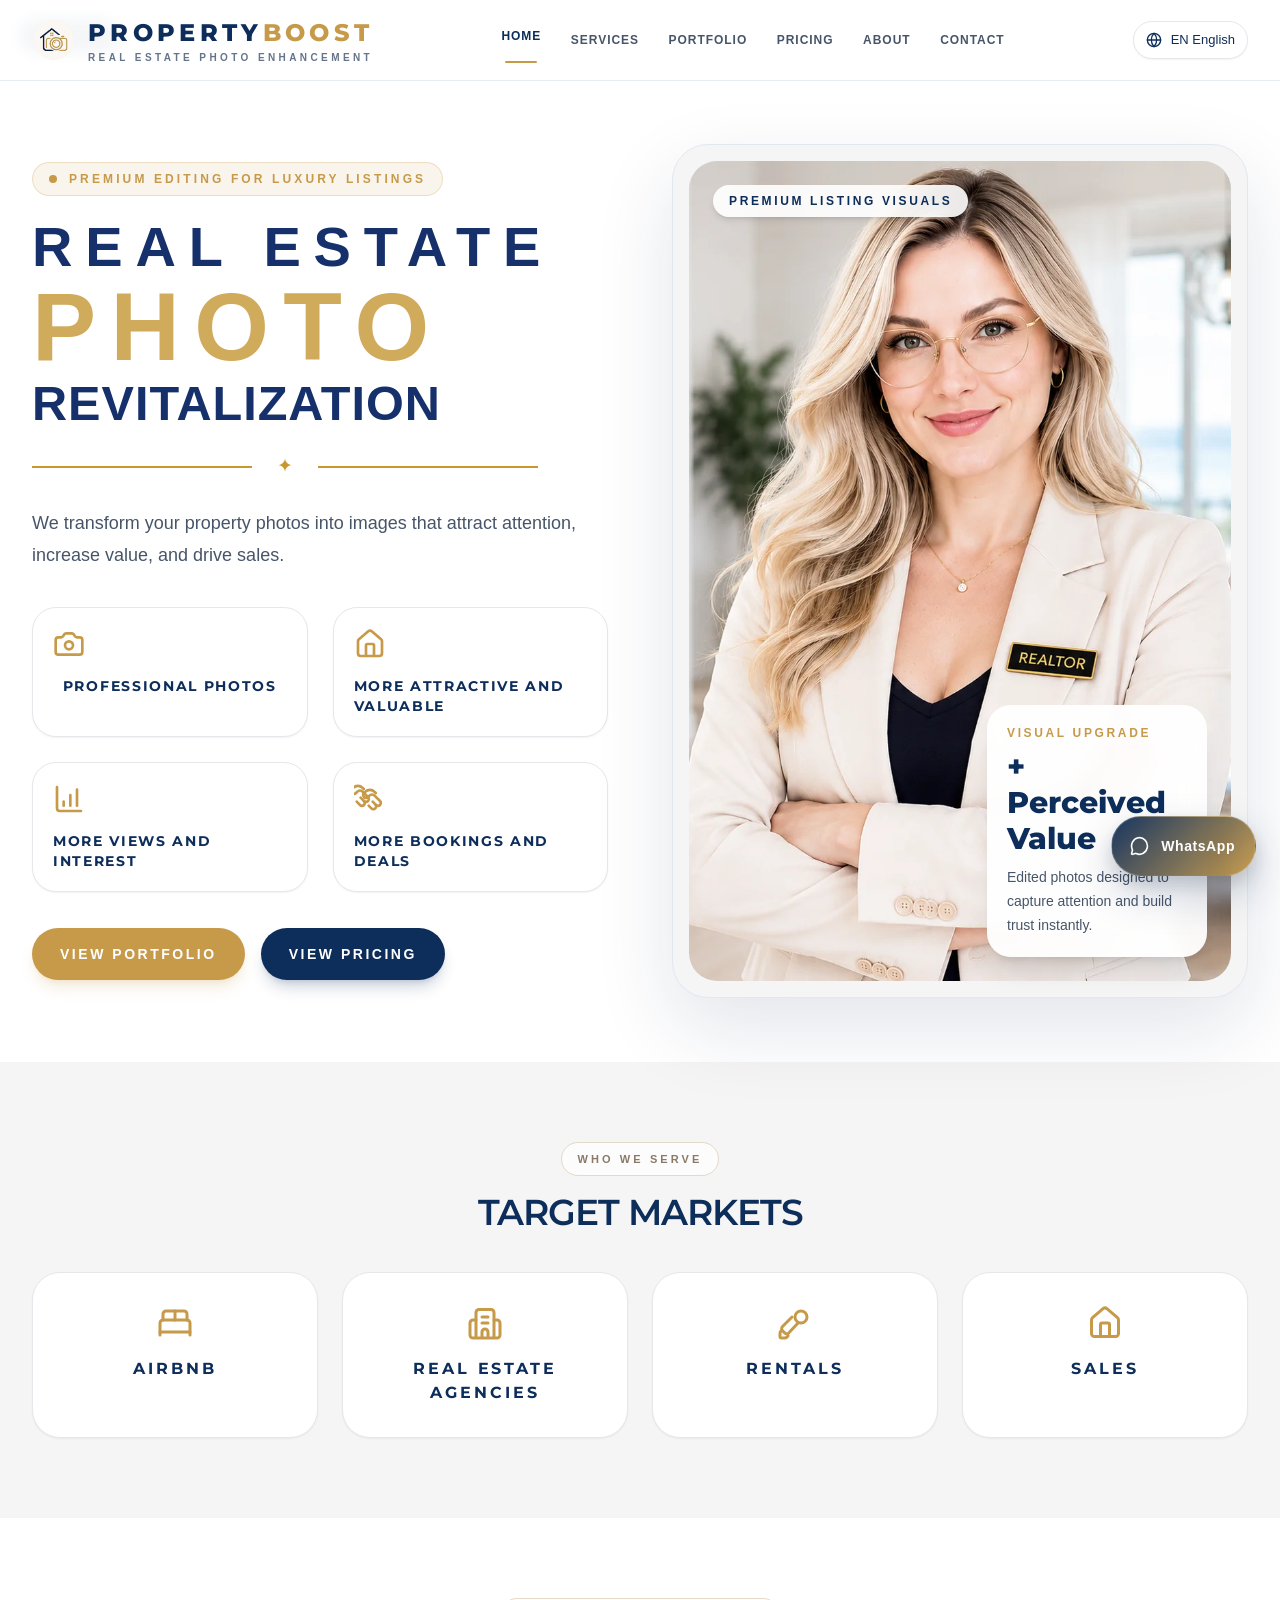
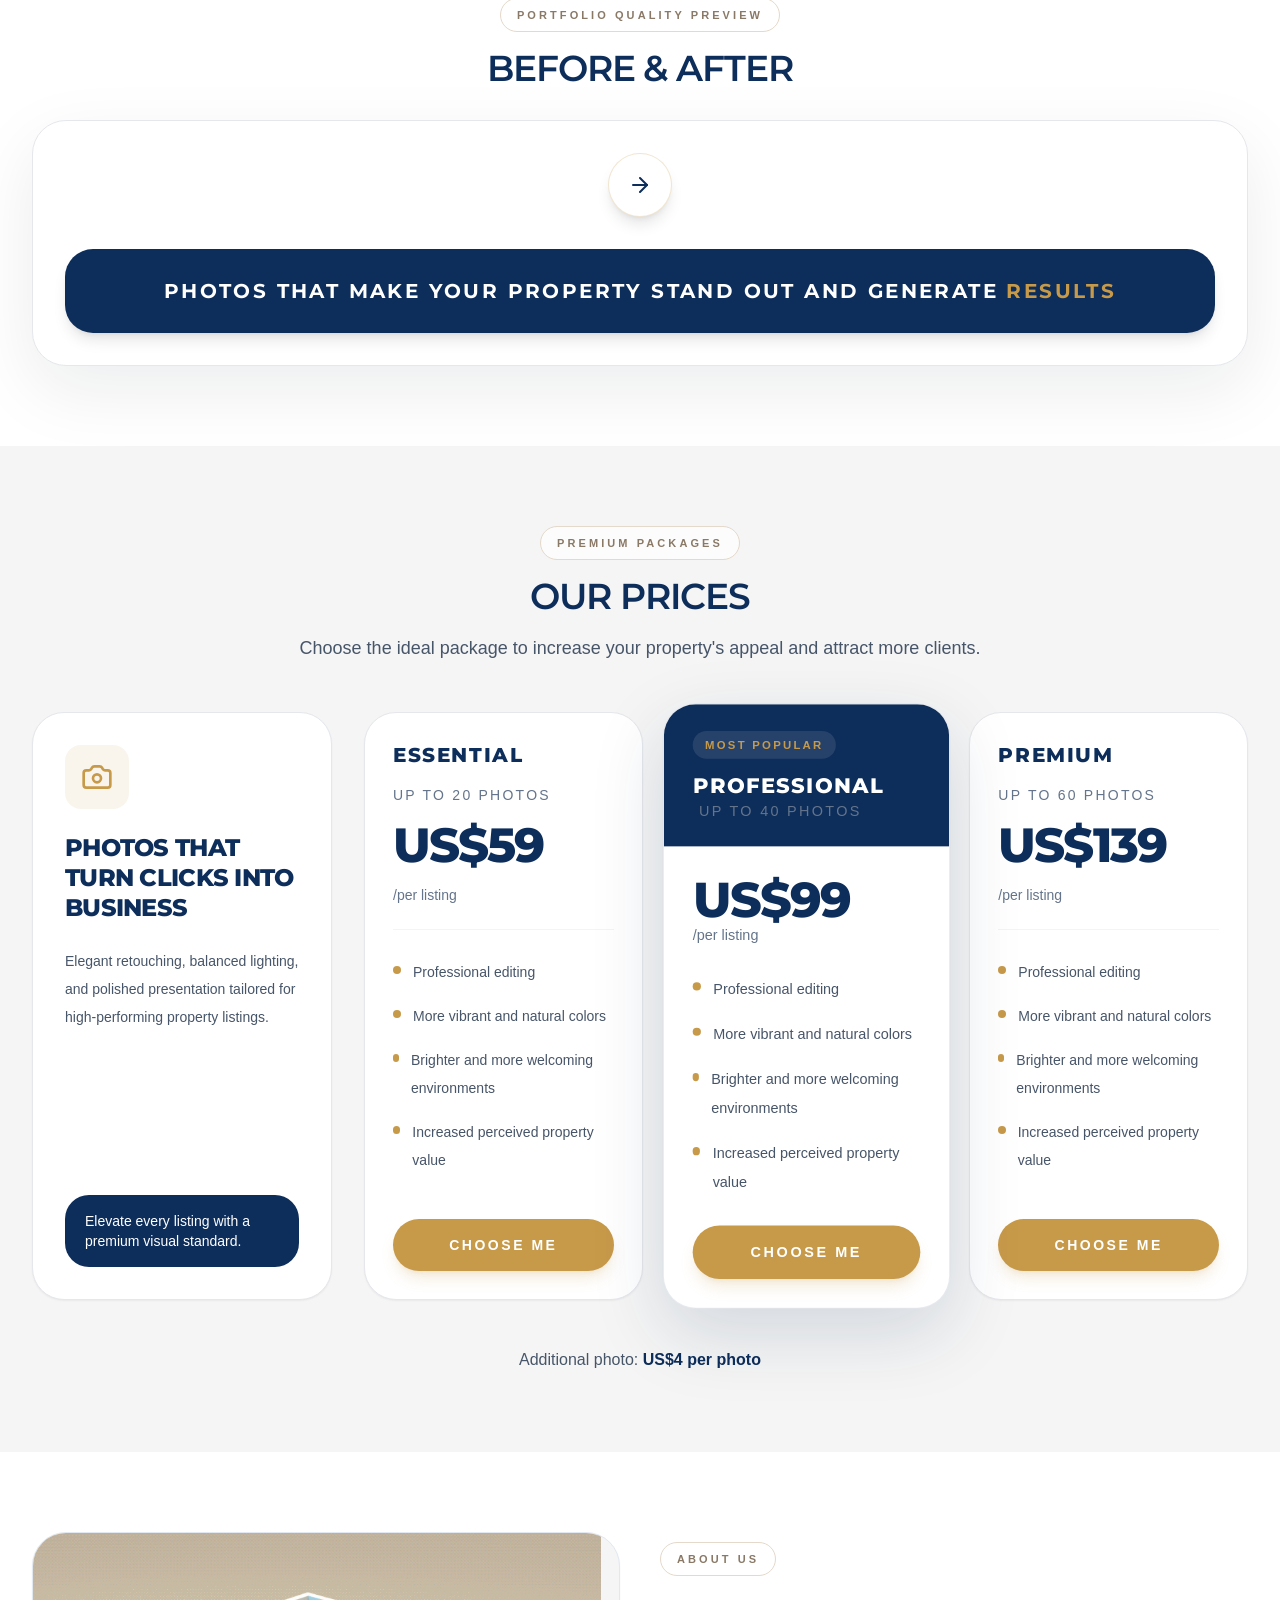
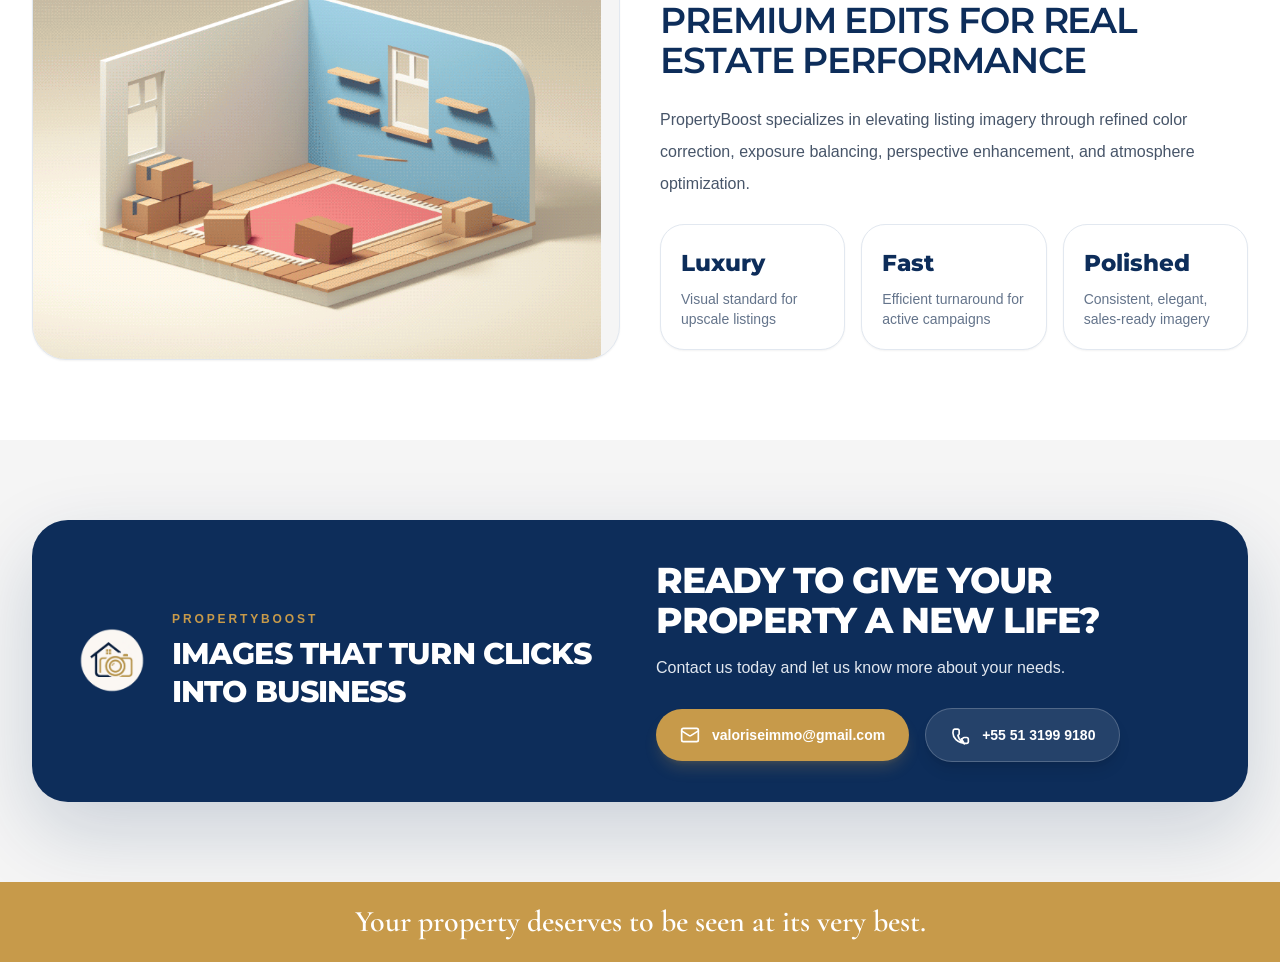
<file: index.html>
<!DOCTYPE html>
<html lang="en">

<head>
  <meta charset="UTF-8" />
  <meta name="viewport" content="width=device-width, initial-scale=1.0" />
  <title>PropertyBoost | Real Estate Photo Enhancement &amp; Listing Editing</title>
  <meta name="description"
    content="PropertyBoost enhances real estate photos for Airbnb, agencies, rentals and sales. Professional editing, brighter interiors, premium listing visuals. Packages from US$59 per listing." />
  <meta name="robots" content="index,follow" />
  <meta name="author" content="PropertyBoost" />
  <meta name="theme-color" content="#0D2D5A" />
  <link rel="canonical" href="index.html" />
  <link rel="alternate" hreflang="en" href="index.html" />
  <link rel="alternate" hreflang="pt-BR" href="index-pt.html" />
  <link rel="alternate" hreflang="fr" href="index-fr.html" />
  <link rel="alternate" hreflang="x-default" href="index.html" />
  <link rel="icon" href="img/favicon_io/favicon.ico" sizes="any" />
  <link rel="icon" type="image/png" sizes="32x32" href="img/favicon_io/favicon-32x32.png" />
  <link rel="icon" type="image/png" sizes="16x16" href="img/favicon_io/favicon-16x16.png" />
  <link rel="apple-touch-icon" sizes="180x180" href="img/favicon_io/apple-touch-icon.png" />
  <link rel="manifest" href="img/favicon_io/site.webmanifest" />
  <meta property="og:type" content="website" />
  <meta property="og:site_name" content="PropertyBoost" />
  <meta property="og:title" content="PropertyBoost | Real Estate Photo Enhancement" />
  <meta property="og:description"
    content="Transform property photos into premium listing visuals that attract buyers and increase perceived value." />
  <meta property="og:image" content="img/logo.png" />
  <meta property="og:locale" content="en_US" />
  <meta name="twitter:card" content="summary" />
  <meta name="twitter:title" content="PropertyBoost | Real Estate Photo Enhancement" />
  <meta name="twitter:description"
    content="Professional real estate photo editing for luxury listings, Airbnb, agencies and sales." />
  <meta name="twitter:image" content="img/logo.png" />
  <link rel="preconnect" href="https://fonts.googleapis.com" />
  <link rel="preconnect" href="https://fonts.gstatic.com" crossorigin="" />
  <link
    href="https://fonts.googleapis.com/css2?family=Montserrat:wght@400;500;600;700;800&amp;family=Cormorant+Garamond:wght@600&amp;display=swap"
    rel="stylesheet" />
  <link rel="stylesheet" href="style/style.css">
  <script type="application/ld+json">
  {
    "@context": "https://schema.org",
    "@type": "ProfessionalService",
    "name": "PropertyBoost",
    "description": "Professional real estate photo enhancement and listing revitalization for Airbnb hosts, agencies, rentals and property sales.",
    "image": "img/logo.png",
    "email": "valoriseimmo@gmail.com",
    "telephone": "+55-51-3199-9180",
    "areaServed": ["United States", "Brazil", "France", "Europe"],
    "serviceType": [
      "Real estate photo editing",
      "Property photo retouching",
      "Listing image enhancement"
    ],
    "priceRange": "$$",
    "knowsLanguage": ["en", "pt", "fr"],
    "sameAs": ["https://wa.me/555131999180"]
  }
  </script>
</head>

<body class="gjs-t-body font-body cls-b165z3">
  <header class="site-header">
    <div id="iqrh4" class="header-container"><a href="#home" id="i1y8k" class="gjs-t-link logo-link"><img
          src="img/logo.png" alt="PropertyBoost — real estate photo enhancement" class="site-logo" width="44"
          height="44" decoding="async" /><span class="logo-text"><span id="ixnlo" class="font-heading logo-title">
          PROPERTY<span id="iyy2k" class="cls-drg2r9">BOOST</span></span><span id="ippuo" class="logo-subtitle">
          Real Estate Photo Enhancement
        </span></span></a>
      <nav id="ilu0y" class="desktop-navigation">
        <ul id="iiwvq" class="navigation-menu">
          <li id="i2iug" class="navigation-item"><a href="#home" id="i4ako"
              class="gjs-t-link navigation-link">Home</a><span id="i8crd" class="active-underline"></span></li>
          <li id="i7rgg" class="navigation-item"><a href="#services" id="i0rs3"
              class="gjs-t-link navigation-link">Services</a><span class="active-underline" id="i9lhvs"></span></li>
          <li id="iofmj" class="navigation-item"><a href="#portfolio" id="i9e75"
              class="gjs-t-link navigation-link">Portfolio</a><span class="active-underline" id="iy57r4"></span></li>
          <li id="ifayh" class="navigation-item"><a href="#pricing" id="ibzce"
              class="gjs-t-link navigation-link">Pricing</a><span class="active-underline" id="i9ditj"></span></li>
          <li id="ii6fx" class="navigation-item"><a href="#about" id="ijbl3"
              class="gjs-t-link navigation-link">About</a><span class="active-underline" id="irwb7z"></span></li>
          <li id="ibzej" class="navigation-item"><a href="#contact" id="i36of"
              class="gjs-t-link navigation-link">Contact</a><span class="active-underline" id="ikwk45"></span></li>
        </ul>
      </nav>
      
      <div id="i3m2j" class="header-actions">
        <div id="iolgo" class="language-selector-wrapper"><button type="button" id="ivhn7"
            class="gjs-t-border language-selector"><img
              src="img/icons/globe.svg" alt="Globe" id="i4gx1"
              class="globe-icon" /><span id="i7l8g">EN English</span></button>
          <div id="isf4d" class="language-dropdown"><a href="index-pt.html" id="i04xs" class="language-option">PT Português</a><a
              href="index-fr.html" id="iryu9" class="language-option">FR Français</a><a href="index.html" id="i0527"
              class="language-option">EN English</a></div>
        </div><button type="button" id="menuToggle" aria-expanded="false" aria-controls="mobileMenu"
          class="mobile-menu-button"><img src="img/icons/menu.svg" alt="Menu"
            id="ip70k" class="menu-icon" /></button>
      </div>
    </div>
    <div id="mobileMenu" class="mobile-navigation-panel">
      <div id="mobileMenuContent" class="mobile-navigation-container">
        <nav>
          <ul id="icytn" class="mobile-navigation-menu">
            <li id="iad0h"><a href="#home" id="iinnr" class="navigation-link">Home</a></li>
            <li id="i6fok"><a href="#services" id="iric9" class="navigation-link">Services</a></li>
            <li id="i4dnq"><a href="#portfolio" id="iz6oi" class="navigation-link">Portfolio</a></li>
            <li id="iqvyj"><a href="#pricing" id="iq1dc" class="navigation-link">Pricing</a></li>
            <li id="icka6"><a href="#about" id="ii0n7" class="navigation-link">About</a></li>
            <li id="igbqf"><a href="#contact" id="iiorf" class="navigation-link">Contact</a></li>
          </ul>
        </nav>
        <div class="mobile-language-selector" aria-label="Language">
          <img src="img/icons/globe.svg" alt="" class="globe-icon" width="16" height="16" decoding="async"
            aria-hidden="true" />
          <div class="mobile-language-links">
            <a href="index-pt.html" class="mobile-language-link" hreflang="pt-BR" lang="pt-BR">PT</a>
            <a href="index-fr.html" class="mobile-language-link" hreflang="fr" lang="fr">FR</a>
            <a href="index.html" class="mobile-language-link is-active" hreflang="en" lang="en" aria-current="page">EN</a>
          </div>
        </div>
      </div>
    </div>
  </header>

  <main class="main-content" id="izojv">
    <section id="home" class="hero-section">
      <div id="iqb0h" class="hero-container">
        <div class="hero-content">

          
          <div class="hero-text-block">
            <div class="hero-eyebrow"><span class="eyebrow-dot"></span>
              Premium Editing for Luxury Listings
            </div>

            <h1 class="hero-title">
    <span class="top">REAL ESTATE</span>
    <span class="middle">PHOTO</span>
    <span class="bottom">REVITALIZATION</span>
</h1>
<div class="divider" style="margin-top: 0px;">
        <span></span>
        <i>✦</i>
        <span></span>
    </div>

            <p class="hero-description">
              We transform your property photos into images that attract attention, increase value, and drive sales.
            </p>
          </div>

          <div class="features">


            <div id="ibzio3" class="gjs-t-border benefit-card"><img
                src="img/icons/camera-gold.svg" alt="Camera" id="it31qn"
                class="benefit-icon" />
              <h3 class="font-heading benefit-title">Professional Photos</h3>
            </div>


            <div class="gjs-t-border benefit-card"><img
                src="img/icons/house-gold.svg" alt="House" class="benefit-icon" />
              <h3 class="font-heading benefit-title">More Attractive and Valuable</h3>
            </div>

            <div class="gjs-t-border benefit-card"><img
                src="img/icons/chart-gold.svg" alt="Growth chart"
                class="benefit-icon" />
              <h3 class="font-heading benefit-title">More Views and Interest</h3>
            </div>
            <div class="gjs-t-border benefit-card"><img
                src="img/icons/handshake-gold.svg" alt="Handshake"
                class="benefit-icon" />
              <h3 class="font-heading benefit-title">More Bookings and Deals</h3>
            </div>

          </div>




          <div class="hero-buttons"><a href="#portfolio" class="gjs-t-button primary-button" id="ih6dje">
              View Portfolio
            </a><a href="#pricing" class="gjs-t-button secondary-button">
              View Pricing
            </a></div>
        </div>
        <div class="hero-media">
          <div id="ix55rl" class="hero-image-card"><picture>
              <source srcset="img/realtor.webp" type="image/webp" />
              <img src="img/realtor.png" alt="Luxury real estate professional" id="iaegj3" class="hero-image"
                fetchpriority="high" decoding="async" width="800" height="820" />
            </picture>
            <div class="hero-image-badge">
              Premium Listing Visuals
            </div>
            <div class="hero-floating-stat">
              <div class="stat-label">Visual Upgrade</div>
              <div class="font-heading stat-value">+ Perceived Value</div>
              <p class="stat-description">Edited photos designed to capture attention and build trust instantly.</p>
            </div>
          </div>
        </div>
      </div>
    </section>
    <section id="services" class="target-markets-section">
      <div class="markets-container" id="i5rl07">
        <div class="section-heading-block" id="i3jpkh"><span class="section-eyebrow">Who We Serve</span>
          <h2 class="gjs-t-h2 font-heading section-title">Target Markets</h2>
        </div>
        <div class="markets-grid">
          <div class="gjs-t-border market-card"><img
              src="img/icons/bed-double-gold.svg" alt="Airbnb icon"
              class="market-icon" />
            <h3 class="font-heading market-title">Airbnb</h3>
          </div>
          <div class="gjs-t-border market-card"><img
              src="img/icons/building-gold.svg" alt="Agencies icon"
              class="market-icon" />
            <h3 class="font-heading market-title">Real Estate Agencies</h3>
          </div>
          <div class="gjs-t-border market-card"><img
              src="img/icons/key-gold.svg" alt="Rentals icon"
              class="market-icon" />
            <h3 class="font-heading market-title">Rentals</h3>
          </div>
          <div id="idj84i" class="gjs-t-border market-card"><img
              src="img/icons/house-gold.svg" alt="Sales icon" class="market-icon" />
            <h3 class="font-heading market-title">Sales</h3>
          </div>
        </div>
      </div>
    </section>
    <section id="portfolio" class="before-after-section">
      <div id="i6tmho" class="before-after-container">
        <div class="section-heading-block" id="iyxge1"><span class="section-eyebrow">Portfolio Quality Preview</span>
          <h2 class="gjs-t-h2 font-heading section-title">Before &amp; After</h2>
        </div>
        <div class="gjs-t-border comparison-card">
          <div id="iuucvt" class="comparison-grid">
            <div class="before-image-block"><span id="io1sx3" class="before-label">Before</span><picture>
                <source srcset="img/before1.webp" type="image/webp" />
                <img src="img/before1.jpg" alt="Property interior before photo editing" class="before-image" loading="lazy"
                  decoding="async" />
              </picture><picture>
                <source srcset="img/before2.webp" type="image/webp" />
                <img src="img/before2.jpeg" alt="Property exterior before photo editing" id="iiahxk"
                  class="before-image" loading="lazy" decoding="async" />
              </picture></div>
            <div class="arrow-button-wrapper"><button type="button" class="comparison-arrow-button"><img
                  src="img/icons/arrow-right.svg" alt="Arrow right"
                  class="arrow-icon" /></button></div>
            <div class="after-image-block"><span class="after-label">After</span><picture>
                <source srcset="img/after1.webp" type="image/webp" />
                <img src="img/after1.png" alt="Property interior after professional editing" id="i7fdrf"
                  class="after-image" loading="lazy" decoding="async" />
              </picture><picture>
                <source srcset="img/after2.webp" type="image/webp" />
                <img src="img/after2.png" alt="Property exterior after professional editing" id="i7fdrf-2"
                  class="after-image" loading="lazy" decoding="async" />
              </picture></div>
          </div>
          <div class="highlight-banner">
            <p class="font-heading highlight-text">
              Photos That Make Your Property Stand Out and Generate <span class="cls-w8lfhp">Results</span></p>
          </div>
        </div>
      </div><span id="i8z3x3" class="before-label">Before</span>
    </section>
    <section id="pricing" class="pricing-section">
      <div class="pricing-container">
        <div id="ian3tk" class="pricing-heading-block"><span class="section-eyebrow">Premium Packages</span>
          <h2 id="i8ly2t" class="gjs-t-h2 font-heading section-title">Our Prices</h2>
          <p class="section-subtitle">Choose the ideal package to increase your property's appeal and attract more
            clients.</p>
        </div>
        <div class="pricing-layout">
          <div class="gjs-t-border institutional-card">
            <div class="institutional-content">
              <div class="institutional-icon-box"><img
                  src="img/icons/camera-gold.svg" alt="Camera icon"
                  class="institutional-icon" /></div>
              <h3 class="font-heading institutional-title">
                Photos That Turn Clicks Into Business
              </h3>
              <p class="institutional-description">
                Elegant retouching, balanced lighting, and polished presentation tailored for high-performing property
                listings.
              </p>
            </div>
            <div class="institutional-footer">
              Elevate every listing with a premium visual standard.
            </div>
          </div>
          <div id="ikaz5h" class="pricing-cards-grid">
            <article class="gjs-t-border pricing-card">
              <div class="pricing-card-header"><span class="font-heading plan-name">Essential</span><span
                  class="plan-volume">Up to 20 photos</span>
                <div class="price-block"><span id="iz72oi" class="font-heading price">US$59</span></div><span
                  class="price-note">/per listing</span>
              </div>
              <ul class="feature-list">
                <li class="feature-item"><span class="cls-12ids6"></span><span>Professional editing</span></li>
                <li class="feature-item"><span class="cls-nmmp1r"></span><span>More vibrant and natural colors</span>
                </li>
                <li class="feature-item"><span class="cls-gx8lb5"></span><span>Brighter and more welcoming
                    environments</span></li>
                <li class="feature-item"><span class="cls-zg63nb"></span><span>Increased perceived property value</span>
                </li>
              </ul><a
                href="https://wa.me/555131999180?text=Hello!%20I%27ve%20seen%20your%20website%20and%20I%27m%20interested%20in%20the%20Essential%20package%20to%20improve%20the%20photos%20of%20my%20property.%20Could%20you%20tell%20me%20more%20about%20your%20services%20and%20pricing%3F"
                id="ip2obi" class="plan-button">Choose Me</a>
            </article>
            <article class="gjs-t-border featured-pricing-card">
              <div class="featured-header">
                <div class="featured-label">Most Popular</div><span id="iklgr7"
                  class="font-heading plan-name">Professional</span><span id="i9tzn2" class="plan-volume"><br />
                  <div> Up to 40 photos</div>
                </span>
              </div>
              <div id="ism0sa" class="featured-body">
                <div class="price-block"><span class="font-heading price">US$99</span></div><span
                  class="price-note">/per listing</span>
                <ul class="feature-list">
                  <li class="feature-item"><span class="cls-j9nxk5"></span><span>Professional editing</span></li>
                  <li class="feature-item"><span class="cls-llq90h"></span><span>More vibrant and natural colors</span>
                  </li>
                  <li class="feature-item"><span class="cls-canxb7"></span><span>Brighter and more welcoming
                      environments</span></li>
                  <li class="feature-item"><span class="cls-ceo98e"></span><span>Increased perceived property
                      value</span></li>
                </ul><a
                  href="https://wa.me/555131999180?text=Hello!%20I%27ve%20seen%20your%20website%20and%20I%27m%20interested%20in%20the%20Professional%20package%20to%20improve%20the%20photos%20of%20my%20property.%20Could%20you%20tell%20me%20more%20about%20your%20services%20and%20pricing%3F"
                  id="iwxd4n" class="plan-button">Choose Me</a>
              </div>
            </article>
            <article id="imapnm" class="gjs-t-border pricing-card">
              <div class="pricing-card-header"><span class="font-heading plan-name">Premium</span><span
                  class="plan-volume">Up to 60 photos</span>
                <div class="price-block"><span class="font-heading price">US$139</span></div><span
                  class="price-note">/per listing</span>
              </div>
              <ul class="feature-list">
                <li class="feature-item"><span class="cls-le7lk2"></span><span>Professional editing</span></li>
                <li class="feature-item"><span class="cls-ptq5at"></span><span>More vibrant and natural colors</span>
                </li>
                <li class="feature-item"><span class="cls-pkrexa"></span><span>Brighter and more welcoming
                    environments</span></li>
                <li class="feature-item"><span class="cls-8adt18"></span><span>Increased perceived property value</span>
                </li>
              </ul><a
                href="https://wa.me/555131999180?text=Hello!%20I%27ve%20seen%20your%20website%20and%20I%27m%20interested%20in%20the%20Premium%20package%20to%20improve%20the%20photos%20of%20my%20property.%20Could%20you%20tell%20me%20more%20about%20your%20services%20and%20pricing%3F"
                id="i4w1ez" class="plan-button">Choose Me</a>
            </article>
          </div>
        </div>
        <div id="ixn4tl" class="additional-pricing-note">
          Additional photo: <span class="cls-5soxs5">US$4 per photo</span></div>
      </div>
    </section>
    <section id="about" class="about-section">
      <div class="about-container">
        <div class="about-media" id="iqmsd5"><img alt="PropertyBoost real estate photo editing showcase"
            src="img/gif.gif" id="ivww44" loading="lazy" decoding="async" /></div>
        <div class="about-content"><span class="section-eyebrow" id="ix8ldb">About US</span>
          <h2 class="gjs-t-h2 font-heading section-title" id="idlg52">Premium Edits for Real Estate Performance</h2>
          <p class="about-paragraph" id="i5cs02">PropertyBoost specializes in elevating listing imagery through refined
            color correction, exposure balancing, perspective enhancement, and atmosphere optimization. </p>
          <div class="about-stats">
            <div class="stat-card">
              <div class="font-heading stat-number">Luxury</div>
              <div class="stat-text">Visual standard for upscale listings</div>
            </div>
            <div class="stat-card">
              <div class="font-heading stat-number">Fast</div>
              <div class="stat-text">Efficient turnaround for active campaigns</div>
            </div>
            <div class="stat-card">
              <div class="font-heading stat-number">Polished</div>
              <div class="stat-text">Consistent, elegant, sales-ready imagery</div>
            </div>
          </div>
        </div>
      </div>
    </section>
    <section id="contact" class="final-cta-section">
      <div id="iu2zzf" class="cta-container">
        <div id="izx1ih" class="cta-banner">
          <div class="cta-left-column">
            <div class="cta-icon-wrap"><img src="img/logo.png" alt="PropertyBoost logo"
                class="cta-brand-logo" width="72" height="72" decoding="async" /></div>
            <div class="cta-left-content"><span class="cta-left-label">PropertyBoost</span>
              <p class="font-heading cta-left-text">
                Images That Turn Clicks Into Business
              </p>
            </div>
          </div>
          <div class="cta-right-column" id="i6k6xg">
            <div class="cta-text-block">
              <h2 id="iuixsd" class="font-heading cta-heading">
                Ready to Give Your Property a New Life?
              </h2>
              <p id="iil52k" class="cta-subtitle">Contact us today and let us know more about your needs.</p>
            </div>
            <div class="cta-buttons-row"><a href="mailto:valoriseimmo@gmail.com?subject=Contact Property Boost"
                id="ib0dyj" class="email-button"><img src="img/icons/mail-white.svg"
                  alt="Email" class="email-icon" /> valoriseimmo@gmail.com</a><a
                href="https://wa.me/555131999180?text=Hello!%20I%27ve%20seen%20your%20website%20and%20I%27m%20interested%20in%20improving%20the%20photos%20of%20my%20property.%20Could%20you%20tell%20me%20more%20about%20your%20services%20and%20pricing%3F"
                id="i4ntef" target="_blank" rel="noopener noreferrer" class="whatsapp-button"><img
                  src="img/icons/phone-white.svg" alt="Phone" id="i1bjzq"
                  class="phone-icon" /> +55 51 3199 9180</a></div>
          </div>
        </div>
      </div>
    </section>
  </main>
  <footer id="iks1ra" class="site-footer">
    <div id="itfjbk" class="footer-container">
      <p id="i6km2o" class="font-script footer-text">
        Your property deserves to be seen at its very best.
      </p>
    </div><a
      href="https://wa.me/555131999180?text=Hello!%20I%27ve%20seen%20your%20website%20and%20I%27m%20interested%20in%20improving%20the%20photos%20of%20my%20property.%20Could%20you%20tell%20me%20more%20about%20your%20services%20and%20pricing%3F"
      id="i4ntef-2" target="_blank" rel="noopener noreferrer" aria-label="Chat with us on WhatsApp"
      class="whatsapp-button floating-whatsapp-button"><img
        src="img/icons/message-circle-white.svg" alt="WhatsApp" id="i1bjzq-2"
        class="phone-icon" /><span>WhatsApp</span></a>
  </footer>
  <script id="iv6ysm">
    const menuToggle = document.getElementById('menuToggle');
    const mobileMenuContent = document.getElementById('mobileMenuContent');
    const mobileMenu = document.getElementById('mobileMenu');

    if (menuToggle && mobileMenuContent) {
      mobileMenuContent.classList.add('hidden');

      menuToggle.addEventListener('click', function () {
        const isOpen = !mobileMenuContent.classList.contains('hidden');
        mobileMenuContent.classList.toggle('hidden');
        menuToggle.setAttribute('aria-expanded', String(!isOpen));
      });

      document.querySelectorAll('#mobileMenuContent a').forEach(function (link) {
        link.addEventListener('click', function () {
          mobileMenuContent.classList.add('hidden');
          menuToggle.setAttribute('aria-expanded', 'false');
        });
      });
    }

    const portfolioSection = document.getElementById('portfolio');
    const pricingSection = document.getElementById('pricing');
    if (portfolioSection && pricingSection && portfolioSection.nextElementSibling !== pricingSection) {
      portfolioSection.insertAdjacentElement('afterend', pricingSection);
    }

    const desktopLinks = Array.from(document.querySelectorAll('#iiwvq .navigation-link'));
    const desktopItems = Array.from(document.querySelectorAll('#iiwvq li'));

    function setActiveNav(hash) {
      desktopItems.forEach(function (item) {
        const underline = item.querySelector('.active-underline');
        const link = item.querySelector('.navigation-link');
        const isActive = link && link.getAttribute('href') === hash;

        if (underline) {
          underline.style.display = isActive ? 'block' : 'none';
        }

        if (link) {
          link.style.color = isActive ? 'rgb(13 45 90 / 1)' : 'rgb(71 85 105 / 1)';
        }
      });
    }

    function getCurrentSection() {
      const header = document.querySelector('.site-header');
      const headerOffset = header ? header.offsetHeight + 120 : 200;
      let currentHash = '#home';

      desktopLinks.forEach(function (link) {
        const hash = link.getAttribute('href');
        if (!hash || !hash.startsWith('#')) return;
        const section = document.querySelector(hash);
        if (!section) return;

        const top = section.offsetTop;
        if (window.scrollY >= top - headerOffset) {
          currentHash = hash;
        }
      });

      return currentHash;
    }

    function updateActiveOnScroll() {
      setActiveNav(getCurrentSection());
    }

    desktopLinks.forEach(function (link) {
      link.addEventListener('click', function () {
        const hash = link.getAttribute('href');
        if (hash) {
          setActiveNav(hash);
        }
      });
    });

    window.addEventListener('scroll', updateActiveOnScroll, { passive: true });
    window.addEventListener('load', updateActiveOnScroll);
    window.addEventListener('resize', updateActiveOnScroll);
    updateActiveOnScroll();
  </script>
  <script src="js/site-config.js"></script>
  <script src="js/cookie-consent.js"></script>
  <script src="js/analytics.js"></script>
  <script src="js/gjs-project.grapesjs"></script>
  <script src="js/js.js"></script>

</body>

</html>
</file>
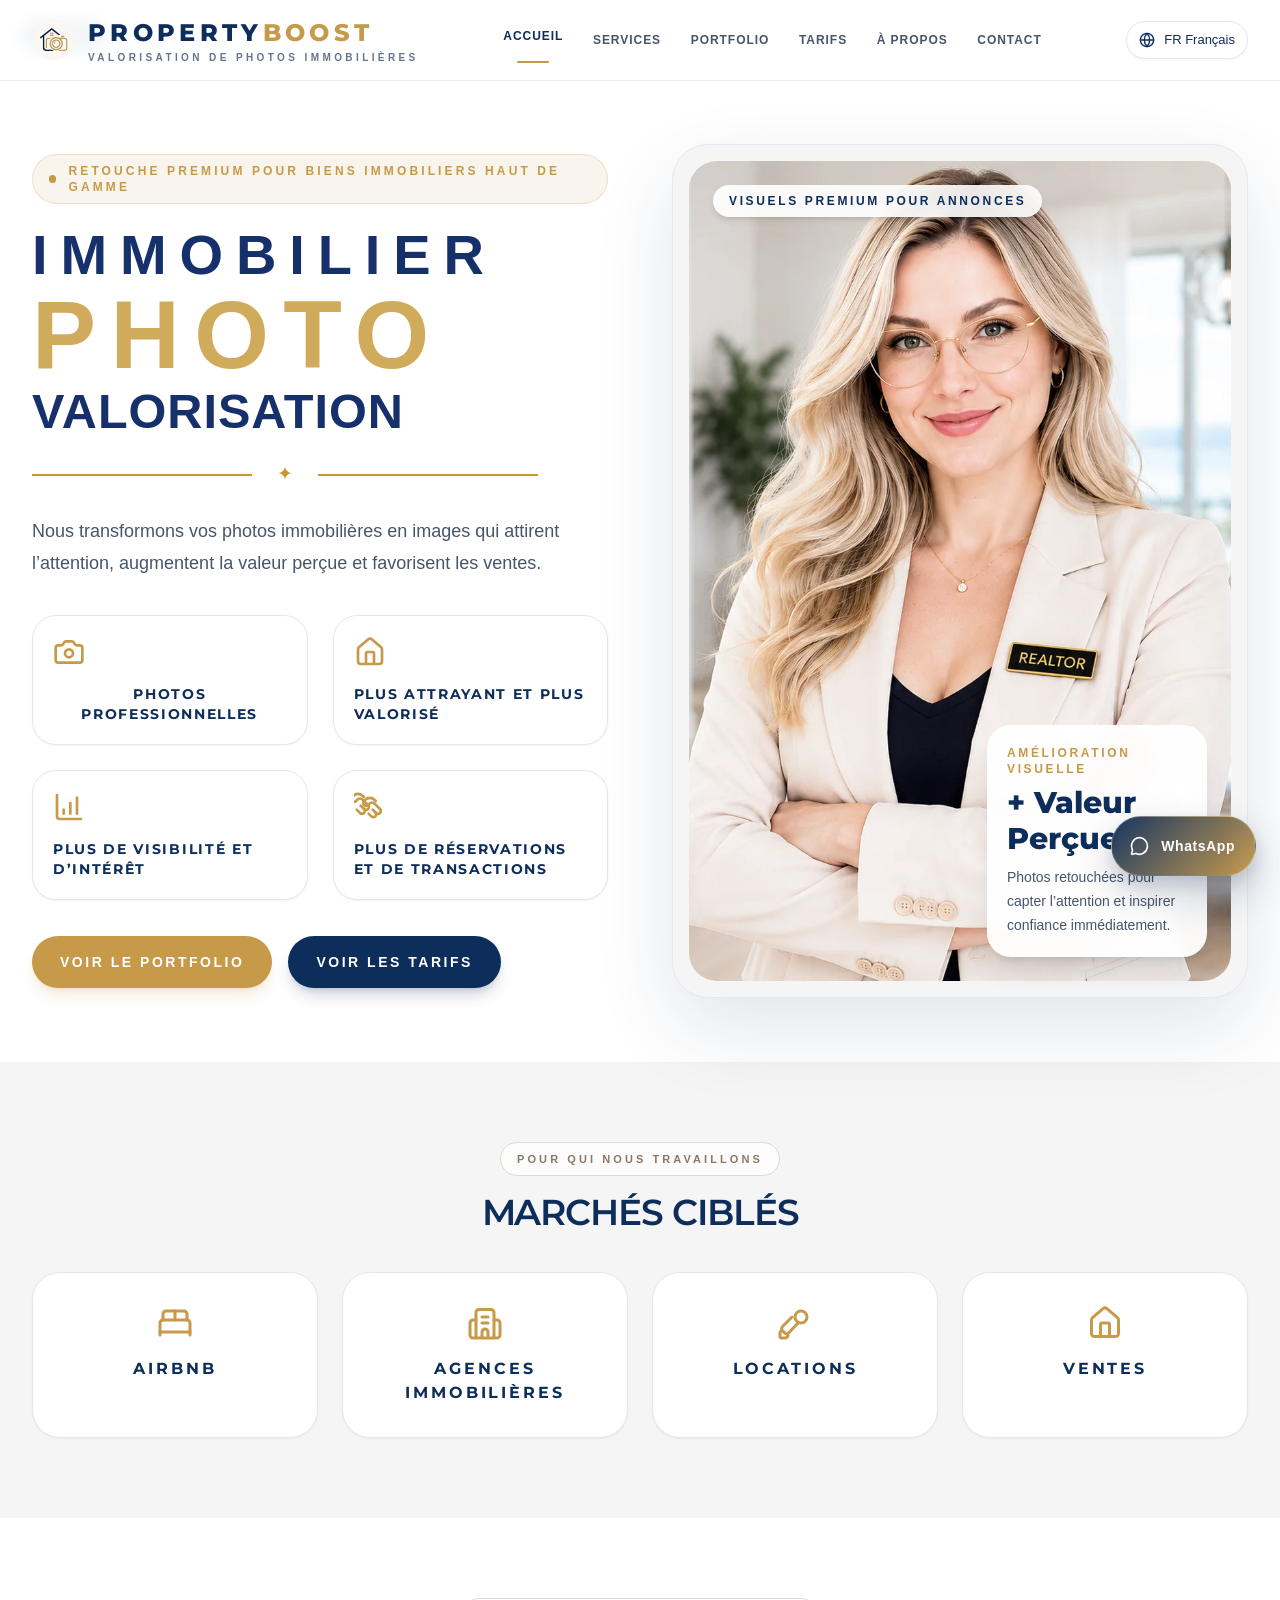
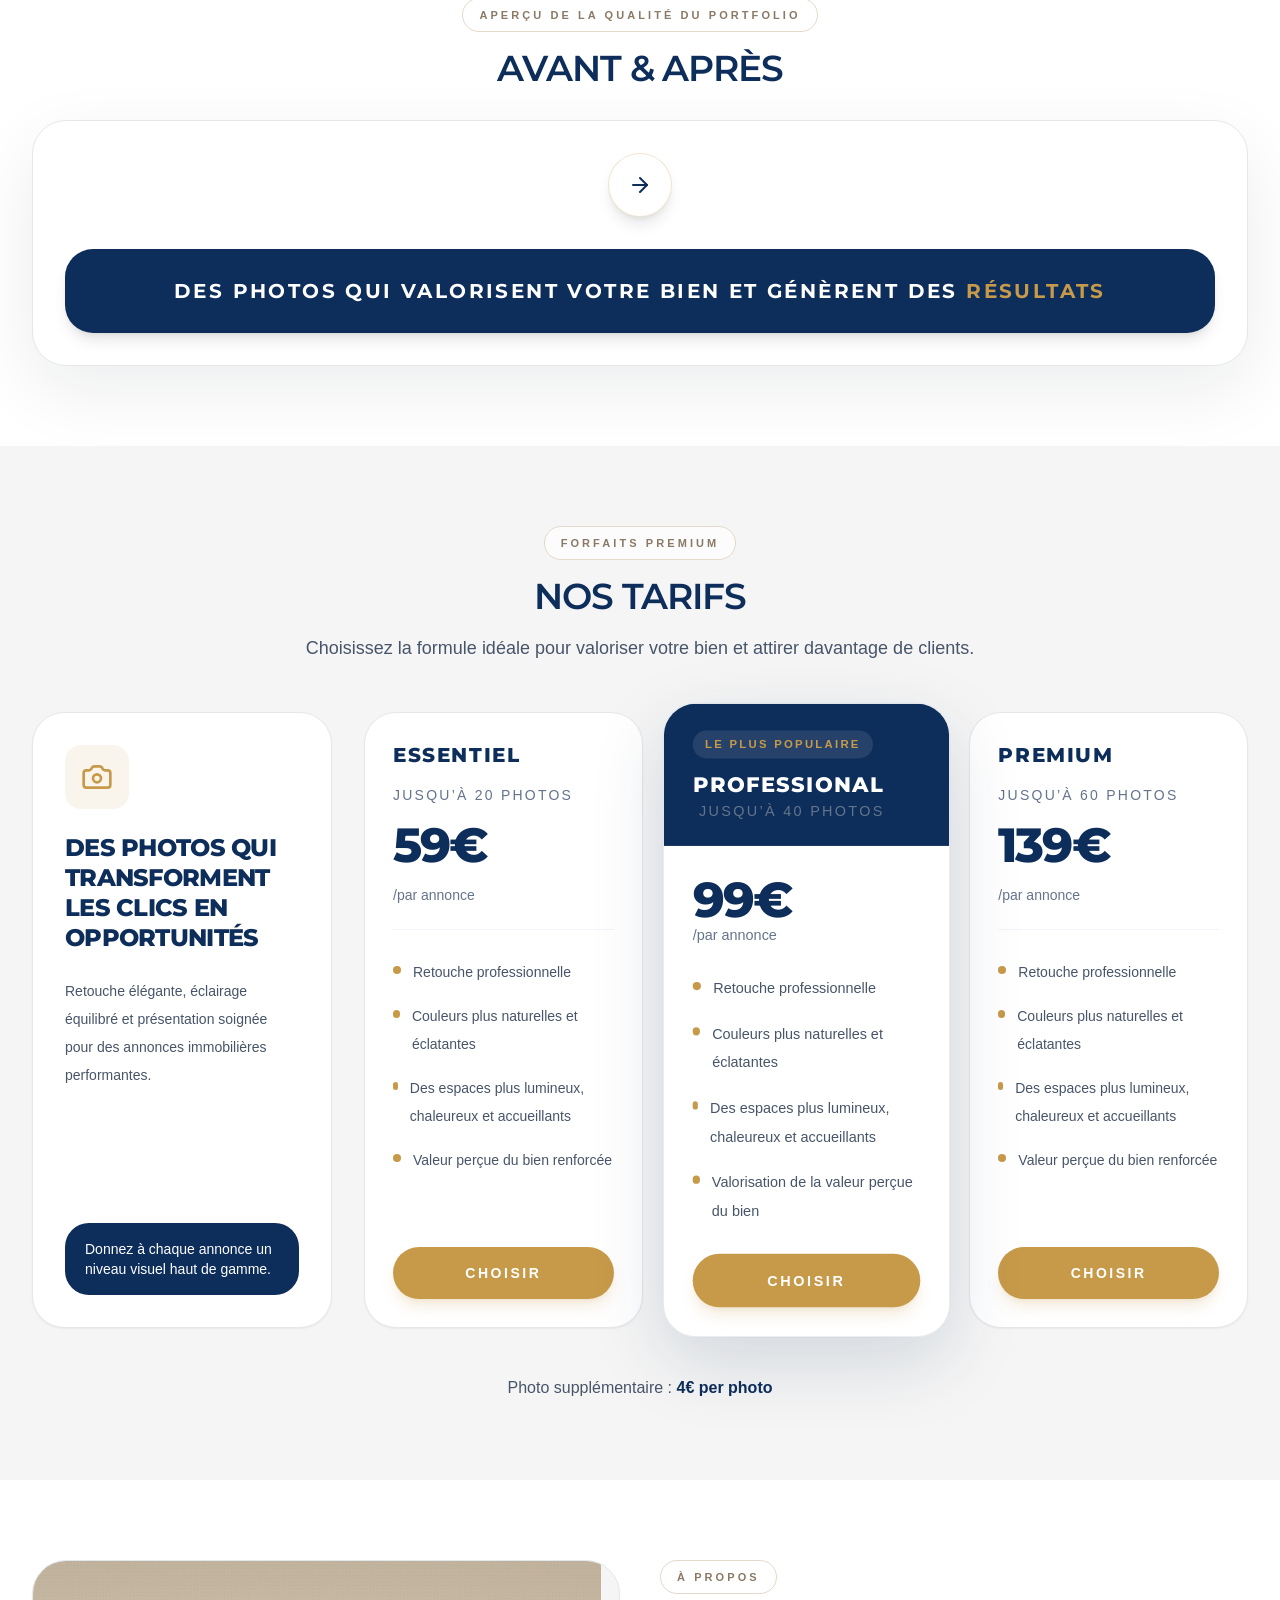
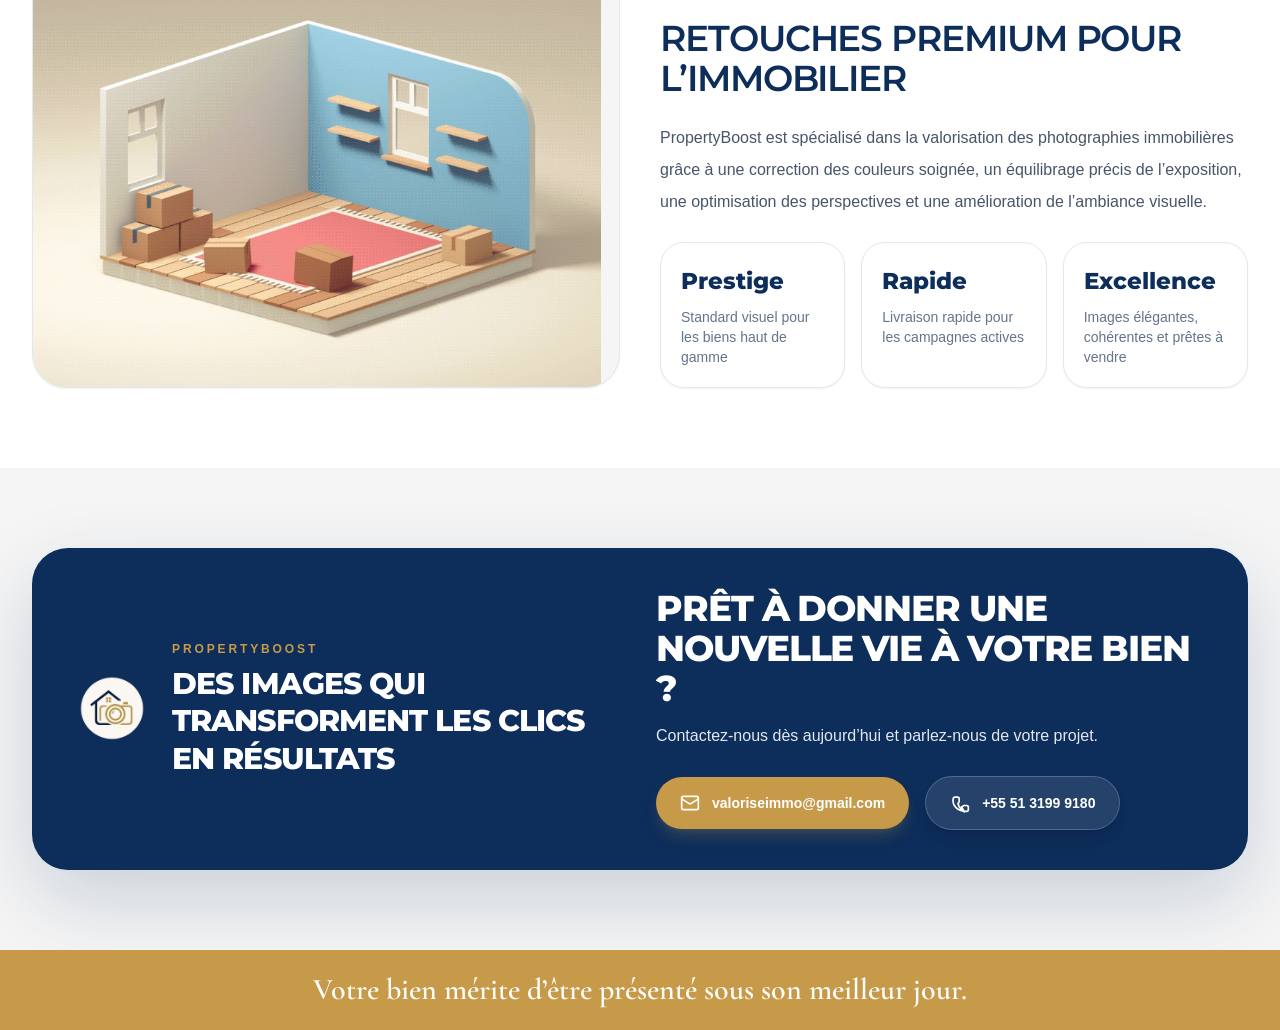
<file: index-fr.html>
<!DOCTYPE html>
<html lang="fr">

<head>
  <meta charset="UTF-8" />
  <meta name="viewport" content="width=device-width, initial-scale=1.0" />
  <title>PropertyBoost | Retouche Photo Immobilière et Valorisation d'Annonces</title>
  <meta name="description"
    content="PropertyBoost valorise les photos immobilières pour Airbnb, agences, locations et ventes. Retouche professionnelle, intérieurs lumineux, visuels premium. Forfaits dès 59&nbsp;US$ par bien." />
  <meta name="robots" content="index,follow" />
  <meta name="author" content="PropertyBoost" />
  <meta name="theme-color" content="#0D2D5A" />
  <link rel="canonical" href="index-fr.html" />
  <link rel="alternate" hreflang="en" href="index.html" />
  <link rel="alternate" hreflang="pt-BR" href="index-pt.html" />
  <link rel="alternate" hreflang="fr" href="index-fr.html" />
  <link rel="alternate" hreflang="x-default" href="index.html" />
  <link rel="icon" href="img/favicon_io/favicon.ico" sizes="any" />
  <link rel="icon" type="image/png" sizes="32x32" href="img/favicon_io/favicon-32x32.png" />
  <link rel="icon" type="image/png" sizes="16x16" href="img/favicon_io/favicon-16x16.png" />
  <link rel="apple-touch-icon" sizes="180x180" href="img/favicon_io/apple-touch-icon.png" />
  <link rel="manifest" href="img/favicon_io/site.webmanifest" />
  <meta property="og:type" content="website" />
  <meta property="og:site_name" content="PropertyBoost" />
  <meta property="og:title" content="PropertyBoost | Valorisation de Photos Immobilières" />
  <meta property="og:description"
    content="Transformez vos photos immobilières en visuels premium qui attirent les acheteurs et renforcent la valeur perçue du bien." />
  <meta property="og:image" content="img/logo.png" />
  <meta property="og:locale" content="fr_FR" />
  <meta name="twitter:card" content="summary" />
  <meta name="twitter:title" content="PropertyBoost | Valorisation de Photos Immobilières" />
  <meta name="twitter:description"
    content="Retouche photo immobilière professionnelle pour annonces haut de gamme, Airbnb, agences et ventes." />
  <meta name="twitter:image" content="img/logo.png" />
  <link rel="preconnect" href="https://fonts.googleapis.com" />
  <link rel="preconnect" href="https://fonts.gstatic.com" crossorigin="" />
  <link
    href="https://fonts.googleapis.com/css2?family=Montserrat:wght@400;500;600;700;800&amp;family=Cormorant+Garamond:wght@600&amp;display=swap"
    rel="stylesheet" />
  <link rel="stylesheet" href="style/style.css">
  <script type="application/ld+json">
  {
    "@context": "https://schema.org",
    "@type": "ProfessionalService",
    "name": "PropertyBoost",
    "description": "Valorisation professionnelle de photos immobilières pour Airbnb, agences, locations et ventes.",
    "image": "img/logo.png",
    "email": "valoriseimmo@gmail.com",
    "telephone": "+55-51-3199-9180",
    "areaServed": ["France", "Brésil", "États-Unis", "Europe"],
    "serviceType": [
      "Retouche photo immobilière",
      "Édition de photos de biens",
      "Valorisation visuelle d'annonces"
    ],
    "priceRange": "$$",
    "knowsLanguage": ["fr", "en", "pt"],
    "sameAs": ["https://wa.me/555131999180"]
  }
  </script>
</head>

<body class="gjs-t-body font-body cls-b165z3">
  <header class="site-header">
    <div id="iqrh4" class="header-container"><a href="#home" id="i1y8k" class="gjs-t-link logo-link"><img
          src="img/logo.png" alt="PropertyBoost — valorisation de photos immobilières" class="site-logo" width="44"
          height="44" decoding="async" /><span class="logo-text"><span id="ixnlo" class="font-heading logo-title">
          PROPERTY<span id="iyy2k" class="cls-drg2r9">BOOST</span></span><span id="ippuo" class="logo-subtitle">
          Valorisation de Photos Immobilières
        </span></span></a>
      <nav id="ilu0y" class="desktop-navigation">
        <ul id="iiwvq" class="navigation-menu">
          <li id="i2iug" class="navigation-item"><a href="#home" id="i4ako"
              class="gjs-t-link navigation-link">Accueil</a><span id="i8crd" class="active-underline"></span></li>
          <li id="i7rgg" class="navigation-item"><a href="#services" id="i0rs3"
              class="gjs-t-link navigation-link">Services</a><span class="active-underline" id="i9lhvs"></span></li>
          <li id="iofmj" class="navigation-item"><a href="#portfolio" id="i9e75"
              class="gjs-t-link navigation-link">Portfolio</a><span class="active-underline" id="iy57r4"></span></li>
          <li id="ifayh" class="navigation-item"><a href="#pricing" id="ibzce"
              class="gjs-t-link navigation-link">Tarifs</a><span class="active-underline" id="i9ditj"></span></li>
          <li id="ii6fx" class="navigation-item"><a href="#about" id="ijbl3"
              class="gjs-t-link navigation-link">À Propos</a><span class="active-underline" id="irwb7z"></span></li>
          <li id="ibzej" class="navigation-item"><a href="#contact" id="i36of"
              class="gjs-t-link navigation-link">Contact</a><span class="active-underline" id="ikwk45"></span></li>
        </ul>
      </nav>      
      <div id="i3m2j" class="header-actions">
        <div id="iolgo" class="language-selector-wrapper"><button type="button" id="ivhn7"
            class="gjs-t-border language-selector"><img
              src="img/icons/globe.svg" alt="Globe" id="i4gx1"
              class="globe-icon" /><span id="i7l8g">FR Français</span></button>
          <div id="isf4d" class="language-dropdown"><a href="index-pt.html" id="i04xs" class="language-option">PT Português</a><a
              href="index-fr.html" id="iryu9" class="language-option">FR Français</a><a href="index.html" id="i0527"
              class="language-option">EN English</a></div>
        </div><button type="button" id="menuToggle" aria-expanded="false" aria-controls="mobileMenu"
          class="mobile-menu-button"><img src="img/icons/menu.svg" alt="Menu"
            id="ip70k" class="menu-icon" /></button>
      </div>
    </div>
    <div id="mobileMenu" class="mobile-navigation-panel">
      <div id="mobileMenuContent" class="mobile-navigation-container">
        <nav>
          <ul id="icytn" class="mobile-navigation-menu">
            <li id="iad0h"><a href="#home" id="iinnr" class="navigation-link">Accueil</a></li>
            <li id="i6fok"><a href="#services" id="iric9" class="navigation-link">Services</a></li>
            <li id="i4dnq"><a href="#portfolio" id="iz6oi" class="navigation-link">Portfolio</a></li>
            <li id="iqvyj"><a href="#pricing" id="iq1dc" class="navigation-link">Tarifs</a></li>
            <li id="icka6"><a href="#about" id="ii0n7" class="navigation-link">À Propos</a></li>
            <li id="igbqf"><a href="#contact" id="iiorf" class="navigation-link">Contact</a></li>
          </ul>
        </nav>
        <div class="mobile-language-selector" aria-label="Langue">
          <img src="img/icons/globe.svg" alt="" class="globe-icon" width="16" height="16" decoding="async"
            aria-hidden="true" />
          <div class="mobile-language-links">
            <a href="index-pt.html" class="mobile-language-link" hreflang="pt-BR" lang="pt-BR">PT</a>
            <a href="index-fr.html" class="mobile-language-link is-active" hreflang="fr" lang="fr" aria-current="page">FR</a>
            <a href="index.html" class="mobile-language-link" hreflang="en" lang="en">EN</a>
          </div>
        </div>
      </div>
    </div>
  </header>

  <main class="main-content" id="izojv">
    <section id="home" class="hero-section">
      <div id="iqb0h" class="hero-container">
        <div class="hero-content">

          
          <div class="hero-text-block">
            <div class="hero-eyebrow"><span class="eyebrow-dot"></span>
              Retouche Premium pour Biens Immobiliers Haut de Gamme
            </div>

            <h1 class="hero-title">
    <span class="top">IMMOBILIER</span>
    <span class="middle">PHOTO</span>
    <span class="bottom">VALORISATION</span>
</h1>
<div class="divider" style="margin-top: 0px;">
        <span></span>
        <i>✦</i>
        <span></span>
    </div>

            <p class="hero-description">
              Nous transformons vos photos immobilières en images qui attirent l’attention, augmentent la valeur perçue et favorisent les ventes.
            </p>
          </div>

          <div class="features">


            <div id="ibzio3" class="gjs-t-border benefit-card"><img
                src="img/icons/camera-gold.svg" alt="Camera" id="it31qn"
                class="benefit-icon" />
              <h3 class="font-heading benefit-title">Photos Professionnelles</h3>
            </div>


            <div class="gjs-t-border benefit-card"><img
                src="img/icons/house-gold.svg" alt="House" class="benefit-icon" />
              <h3 class="font-heading benefit-title">Plus Attrayant et Plus Valorisé</h3>
            </div>

            <div class="gjs-t-border benefit-card"><img
                src="img/icons/chart-gold.svg" alt="Growth chart"
                class="benefit-icon" />
              <h3 class="font-heading benefit-title">Plus de Visibilité et d’Intérêt</h3>
            </div>
            <div class="gjs-t-border benefit-card"><img
                src="img/icons/handshake-gold.svg" alt="Handshake"
                class="benefit-icon" />
              <h3 class="font-heading benefit-title">Plus de Réservations et de Transactions</h3>
            </div>

          </div>




          <div class="hero-buttons"><a href="#portfolio" class="gjs-t-button primary-button" id="ih6dje">
              Voir le Portfolio
            </a><a href="#pricing" class="gjs-t-button secondary-button">
              Voir les Tarifs
            </a></div>
        </div>
        <div class="hero-media">
          <div id="ix55rl" class="hero-image-card"><picture>
              <source srcset="img/realtor.webp" type="image/webp" />
              <img src="img/realtor.png" alt="Professionnelle de l'immobilier de prestige" id="iaegj3"
                class="hero-image" fetchpriority="high" decoding="async" width="800" height="820" />
            </picture>
            <div class="hero-image-badge">
              Visuels Premium pour Annonces
            </div>
            <div class="hero-floating-stat">
              <div class="stat-label">Amélioration Visuelle</div>
              <div class="font-heading stat-value">+ Valeur Perçue</div>
              <p class="stat-description">Photos retouchées pour capter l’attention et inspirer confiance immédiatement.</p>
            </div>
          </div>
        </div>
      </div>
    </section>
    <section id="services" class="target-markets-section">
      <div class="markets-container" id="i5rl07">
        <div class="section-heading-block" id="i3jpkh"><span class="section-eyebrow">Pour Qui Nous Travaillons</span>
          <h2 class="gjs-t-h2 font-heading section-title">Marchés Ciblés</h2>
        </div>
        <div class="markets-grid">
          <div class="gjs-t-border market-card"><img
              src="img/icons/bed-double-gold.svg" alt="Airbnb icon"
              class="market-icon" />
            <h3 class="font-heading market-title">Airbnb</h3>
          </div>
          <div class="gjs-t-border market-card"><img
              src="img/icons/building-gold.svg" alt="Agencies icon"
              class="market-icon" />
            <h3 class="font-heading market-title">Agences Immobilières</h3>
          </div>
          <div class="gjs-t-border market-card"><img
              src="img/icons/key-gold.svg" alt="Locations icon"
              class="market-icon" />
            <h3 class="font-heading market-title">Locations</h3>
          </div>
          <div id="idj84i" class="gjs-t-border market-card"><img
              src="img/icons/house-gold.svg" alt="Sales icon" class="market-icon" />
            <h3 class="font-heading market-title">Ventes</h3>
          </div>
        </div>
      </div>
    </section>
    <section id="portfolio" class="before-after-section">
      <div id="i6tmho" class="before-after-container">
        <div class="section-heading-block" id="iyxge1"><span class="section-eyebrow">Aperçu de la Qualité du Portfolio</span>
          <h2 class="gjs-t-h2 font-heading section-title">Avant & Après</h2>
        </div>
        <div class="gjs-t-border comparison-card">
          <div id="iuucvt" class="comparison-grid">
            <div class="before-image-block"><span id="io1sx3" class="before-label">Avant</span><picture>
                <source srcset="img/before1.webp" type="image/webp" />
                <img src="img/before1.jpg" alt="Intérieur du bien avant retouche photo" class="before-image"
                  loading="lazy" decoding="async" />
              </picture><picture>
                <source srcset="img/before2.webp" type="image/webp" />
                <img src="img/before2.jpeg" alt="Extérieur du bien avant retouche photo" id="iiahxk"
                  class="before-image" loading="lazy" decoding="async" />
              </picture></div>
            <div class="arrow-button-wrapper"><button type="button" class="comparison-arrow-button"><img
                  src="img/icons/arrow-right.svg" alt="Arrow right"
                  class="arrow-icon" /></button></div>
            <div class="after-image-block"><span class="after-label">Après</span><picture>
                <source srcset="img/after1.webp" type="image/webp" />
                <img src="img/after1.png" alt="Intérieur du bien après retouche professionnelle" id="i7fdrf"
                  class="after-image" loading="lazy" decoding="async" />
              </picture><picture>
                <source srcset="img/after2.webp" type="image/webp" />
                <img src="img/after2.png" alt="Extérieur du bien après retouche professionnelle" id="i7fdrf-2"
                  class="after-image" loading="lazy" decoding="async" />
              </picture></div>
          </div>
          <div class="highlight-banner">
            <p class="font-heading highlight-text">
              Des photos qui valorisent votre bien et génèrent des <span class="cls-w8lfhp">résultats</span></p>
          </div>
        </div>
      </div><span id="i8z3x3" class="before-label">Avant</span>
    </section>
    <section id="pricing" class="pricing-section">
      <div class="pricing-container">
        <div id="ian3tk" class="pricing-heading-block"><span class="section-eyebrow">Forfaits Premium</span>
          <h2 id="i8ly2t" class="gjs-t-h2 font-heading section-title">Nos Tarifs</h2>
          <p class="section-subtitle">Choisissez la formule idéale pour valoriser votre bien et attirer davantage de clients.</p>
        </div>
        <div class="pricing-layout">
          <div class="gjs-t-border institutional-card">
            <div class="institutional-content">
              <div class="institutional-icon-box"><img
                  src="img/icons/camera-gold.svg" alt="Camera icon"
                  class="institutional-icon" /></div>
              <h3 class="font-heading institutional-title">
                Des Photos Qui Transforment les Clics en Opportunités
              </h3>
              <p class="institutional-description">
                Retouche élégante, éclairage équilibré et présentation soignée pour des annonces immobilières performantes.
              </p>
            </div>
            <div class="institutional-footer">
              Donnez à chaque annonce un niveau visuel haut de gamme.
            </div>
          </div>
          <div id="ikaz5h" class="pricing-cards-grid">
            <article class="gjs-t-border pricing-card">
              <div class="pricing-card-header"><span class="font-heading plan-name">Essentiel</span><span
                  class="plan-volume">Jusqu’à 20 photos</span>
                <div class="price-block"><span id="iz72oi" class="font-heading price">59€</span></div><span
                  class="price-note">/par annonce</span>
              </div>
              <ul class="feature-list">
                <li class="feature-item"><span class="cls-12ids6"></span><span>Retouche professionnelle</span></li>
                <li class="feature-item"><span class="cls-nmmp1r"></span><span>Couleurs plus naturelles et éclatantes</span>
                </li>
                <li class="feature-item"><span class="cls-pkrexa"></span><span>Des espaces plus lumineux, chaleureux et accueillants</span></li>
                <li class="feature-item"><span class="cls-zg63nb"></span><span>Valeur perçue du bien renforcée</span>
                </li>
              </ul><a
                href="https://wa.me/555131999180?text=Bonjour%20!%20J%27ai%20vu%20votre%20site%20et%20je%20suis%20int%C3%A9ress%C3%A9%20par%20la%20formule%20Essentiel%20afin%20d%27am%C3%A9liorer%20les%20photos%20de%20mon%20bien%20immobilier.%20Pourriez-vous%20m%27en%20dire%20plus%20sur%20vos%20services%20et%20vos%20tarifs%20%3F"
                id="ip2obi" class="plan-button">Choisir</a>
            </article>
            <article class="gjs-t-border featured-pricing-card">
              <div class="featured-header">
                <div class="featured-label">Le Plus Populaire</div><span id="iklgr7"
                  class="font-heading plan-name">Professional</span><span id="i9tzn2" class="plan-volume"><br />
                  <div> Jusqu’à 40 photos</div>
                </span>
              </div>
              <div id="ism0sa" class="featured-body">
                <div class="price-block"><span class="font-heading price">99€</span></div><span
                  class="price-note">/par annonce</span>
                <ul class="feature-list">
                  <li class="feature-item"><span class="cls-j9nxk5"></span><span>Retouche professionnelle</span></li>
                  <li class="feature-item"><span class="cls-llq90h"></span><span>Couleurs plus naturelles et éclatantes</span>
                  </li>
                  <li class="feature-item"><span class="cls-pkrexa"></span><span>Des espaces plus lumineux, chaleureux et accueillants</span></li>
                  <li class="feature-item"><span class="cls-ceo98e"></span><span>Valorisation de la valeur perçue du bien</span></li>
                </ul><a
                  href="https://wa.me/555131999180?text=Bonjour%20!%20J%27ai%20vu%20votre%20site%20et%20je%20suis%20int%C3%A9ress%C3%A9%20par%20la%20formule%20Professional%20afin%20d%27am%C3%A9liorer%20les%20photos%20de%20mon%20bien%20immobilier.%20Pourriez-vous%20m%27en%20dire%20plus%20sur%20vos%20services%20et%20vos%20tarifs%20%3F"
                  id="iwxd4n" class="plan-button">Choisir</a>
              </div>
            </article>
            <article id="imapnm" class="gjs-t-border pricing-card">
              <div class="pricing-card-header"><span class="font-heading plan-name">Premium</span><span
                  class="plan-volume">Jusqu’à 60 photos</span>
                <div class="price-block"><span class="font-heading price">139€</span></div><span
                  class="price-note">/par annonce</span>
              </div>
              <ul class="feature-list">
                <li class="feature-item"><span class="cls-le7lk2"></span><span>Retouche professionnelle</span></li>
                <li class="feature-item"><span class="cls-ptq5at"></span><span>Couleurs plus naturelles et éclatantes</span>
                </li>
                <li class="feature-item"><span class="cls-pkrexa"></span><span>Des espaces plus lumineux, chaleureux et accueillants</span></li>
                <li class="feature-item"><span class="cls-8adt18"></span><span>Valeur perçue du bien renforcée</span>
                </li>
              </ul><a
                href="https://wa.me/555131999180?text=Bonjour%20!%20J%27ai%20vu%20votre%20site%20et%20je%20suis%20int%C3%A9ress%C3%A9%20par%20la%20formule%20Premium%20afin%20d%27am%C3%A9liorer%20les%20photos%20de%20mon%20bien%20immobilier.%20Pourriez-vous%20m%27en%20dire%20plus%20sur%20vos%20services%20et%20vos%20tarifs%20%3F"
                id="i4w1ez" class="plan-button">Choisir</a>
            </article>
          </div>
        </div>
        <div id="ixn4tl" class="additional-pricing-note">
          Photo supplémentaire : <span class="cls-5soxs5">4€ per photo</span></div>
      </div>
    </section>
    <section id="about" class="about-section">
      <div class="about-container">
        <div class="about-media" id="iqmsd5"><img alt="Démonstration de retouche photo immobilière PropertyBoost"
            src="img/gif.gif" id="ivww44" loading="lazy" decoding="async" /></div>
        <div class="about-content"><span class="section-eyebrow" id="ix8ldb">À Propos</span>
          <h2 class="gjs-t-h2 font-heading section-title" id="idlg52">Retouches Premium pour l’Immobilier</h2>
          <p class="about-paragraph" id="i5cs02">PropertyBoost est spécialisé dans la valorisation des photographies immobilières grâce à une correction des couleurs soignée, un équilibrage précis de l’exposition, une optimisation des perspectives et une amélioration de l’ambiance visuelle. </p>
          <div class="about-stats">
            <div class="stat-card">
              <div class="font-heading stat-number">Prestige</div>
              <div class="stat-text">Standard visuel pour les biens haut de gamme</div>
            </div>
            <div class="stat-card">
              <div class="font-heading stat-number">Rapide</div>
              <div class="stat-text">Livraison rapide pour les campagnes actives</div>
            </div>
            <div class="stat-card">
              <div class="font-heading stat-number">Excellence</div>
              <div class="stat-text">Images élégantes, cohérentes et prêtes à vendre</div>
            </div>
          </div>
        </div>
      </div>
    </section>
    <section id="contact" class="final-cta-section">
      <div id="iu2zzf" class="cta-container">
        <div id="izx1ih" class="cta-banner">
          <div class="cta-left-column">
            <div class="cta-icon-wrap"><img src="img/logo.png" alt="Logo PropertyBoost"
                class="cta-brand-logo" width="72" height="72" decoding="async" /></div>
            <div class="cta-left-content"><span class="cta-left-label">PropertyBoost</span>
              <p class="font-heading cta-left-text">
                Des Images Qui Transforment les Clics en Résultats
              </p>
            </div>
          </div>
          <div class="cta-right-column" id="i6k6xg">
            <div class="cta-text-block">
              <h2 id="iuixsd" class="font-heading cta-heading">
                Prêt à Donner une Nouvelle Vie à Votre Bien ?
              </h2>
              <p id="iil52k" class="cta-subtitle">Contactez-nous dès aujourd’hui et parlez-nous de votre projet.</p>
            </div>
            <div class="cta-buttons-row"><a href="mailto:valoriseimmo@gmail.com?subject=Contact Property Boost"
                id="ib0dyj" class="email-button"><img src="img/icons/mail-white.svg"
                  alt="Email" class="email-icon" /> valoriseimmo@gmail.com</a><a

                href="https://wa.me/555131999180?text=Bonjour%20!%20J%27ai%20vu%20votre%20site%20et%20je%20souhaite%20am%C3%A9liorer%20les%20photos%20de%20mon%20bien%20immobilier.%20Pourriez-vous%20m%27en%20dire%20plus%20sur%20vos%20services%20et%20vos%20tarifs%20%3F"
                id="i4ntef" target="_blank" rel="noopener noreferrer" class="whatsapp-button"><img
                  src="img/icons/phone-white.svg" alt="Phone" id="i1bjzq"
                  class="phone-icon" /> +55 51 3199 9180</a></div>
          </div>
        </div>
      </div>
    </section>
  </main>
  <footer id="iks1ra" class="site-footer">
    <div id="itfjbk" class="footer-container">
      <p id="i6km2o" class="font-script footer-text">
        Votre bien mérite d’être présenté sous son meilleur jour.
      </p>
    </div><a
      href="https://wa.me/555131999180?text=Bonjour%20!%20J%27ai%20vu%20votre%20site%20et%20je%20souhaite%20am%C3%A9liorer%20les%20photos%20de%20mon%20bien%20immobilier.%20Pourriez-vous%20m%27en%20dire%20plus%20sur%20vos%20services%20et%20vos%20tarifs%20%3F"
      id="i4ntef-2" target="_blank" rel="noopener noreferrer" aria-label="Chat with us on WhatsApp"
      class="whatsapp-button floating-whatsapp-button"><img
        src="img/icons/message-circle-white.svg" alt="WhatsApp" id="i1bjzq-2"
        class="phone-icon" /><span>WhatsApp</span></a>
  </footer>
  <script id="iv6ysm">
    const menuToggle = document.getElementById('menuToggle');
    const mobileMenuContent = document.getElementById('mobileMenuContent');
    const mobileMenu = document.getElementById('mobileMenu');

    if (menuToggle && mobileMenuContent) {
      mobileMenuContent.classList.add('hidden');

      menuToggle.addEventListener('click', function () {
        const isOpen = !mobileMenuContent.classList.contains('hidden');
        mobileMenuContent.classList.toggle('hidden');
        menuToggle.setAttribute('aria-expanded', String(!isOpen));
      });

      document.querySelectorAll('#mobileMenuContent a').forEach(function (link) {
        link.addEventListener('click', function () {
          mobileMenuContent.classList.add('hidden');
          menuToggle.setAttribute('aria-expanded', 'false');
        });
      });
    }

    const portfolioSection = document.getElementById('portfolio');
    const pricingSection = document.getElementById('pricing');
    if (portfolioSection && pricingSection && portfolioSection.nextElementSibling !== pricingSection) {
      portfolioSection.insertAdjacentElement('afterend', pricingSection);
    }

    const desktopLinks = Array.from(document.querySelectorAll('#iiwvq .navigation-link'));
    const desktopItems = Array.from(document.querySelectorAll('#iiwvq li'));

    function setActiveNav(hash) {
      desktopItems.forEach(function (item) {
        const underline = item.querySelector('.active-underline');
        const link = item.querySelector('.navigation-link');
        const isActive = link && link.getAttribute('href') === hash;

        if (underline) {
          underline.style.display = isActive ? 'block' : 'none';
        }

        if (link) {
          link.style.color = isActive ? 'rgb(13 45 90 / 1)' : 'rgb(71 85 105 / 1)';
        }
      });
    }

    function getCurrentSection() {
      const header = document.querySelector('.site-header');
      const headerOffset = header ? header.offsetHeight + 120 : 200;
      let currentHash = '#home';

      desktopLinks.forEach(function (link) {
        const hash = link.getAttribute('href');
        if (!hash || !hash.startsWith('#')) return;
        const section = document.querySelector(hash);
        if (!section) return;

        const top = section.offsetTop;
        if (window.scrollY >= top - headerOffset) {
          currentHash = hash;
        }
      });

      return currentHash;
    }

    function updateActiveOnScroll() {
      setActiveNav(getCurrentSection());
    }

    desktopLinks.forEach(function (link) {
      link.addEventListener('click', function () {
        const hash = link.getAttribute('href');
        if (hash) {
          setActiveNav(hash);
        }
      });
    });

    window.addEventListener('scroll', updateActiveOnScroll, { passive: true });
    window.addEventListener('load', updateActiveOnScroll);
    window.addEventListener('resize', updateActiveOnScroll);
    updateActiveOnScroll();
  </script>
  <script src="js/site-config.js"></script>
  <script src="js/cookie-consent.js"></script>
  <script src="js/analytics.js"></script>
  <script src="js/gjs-project.grapesjs"></script>
  <script src="js/js.js"></script>

</body>

</html>
</file>
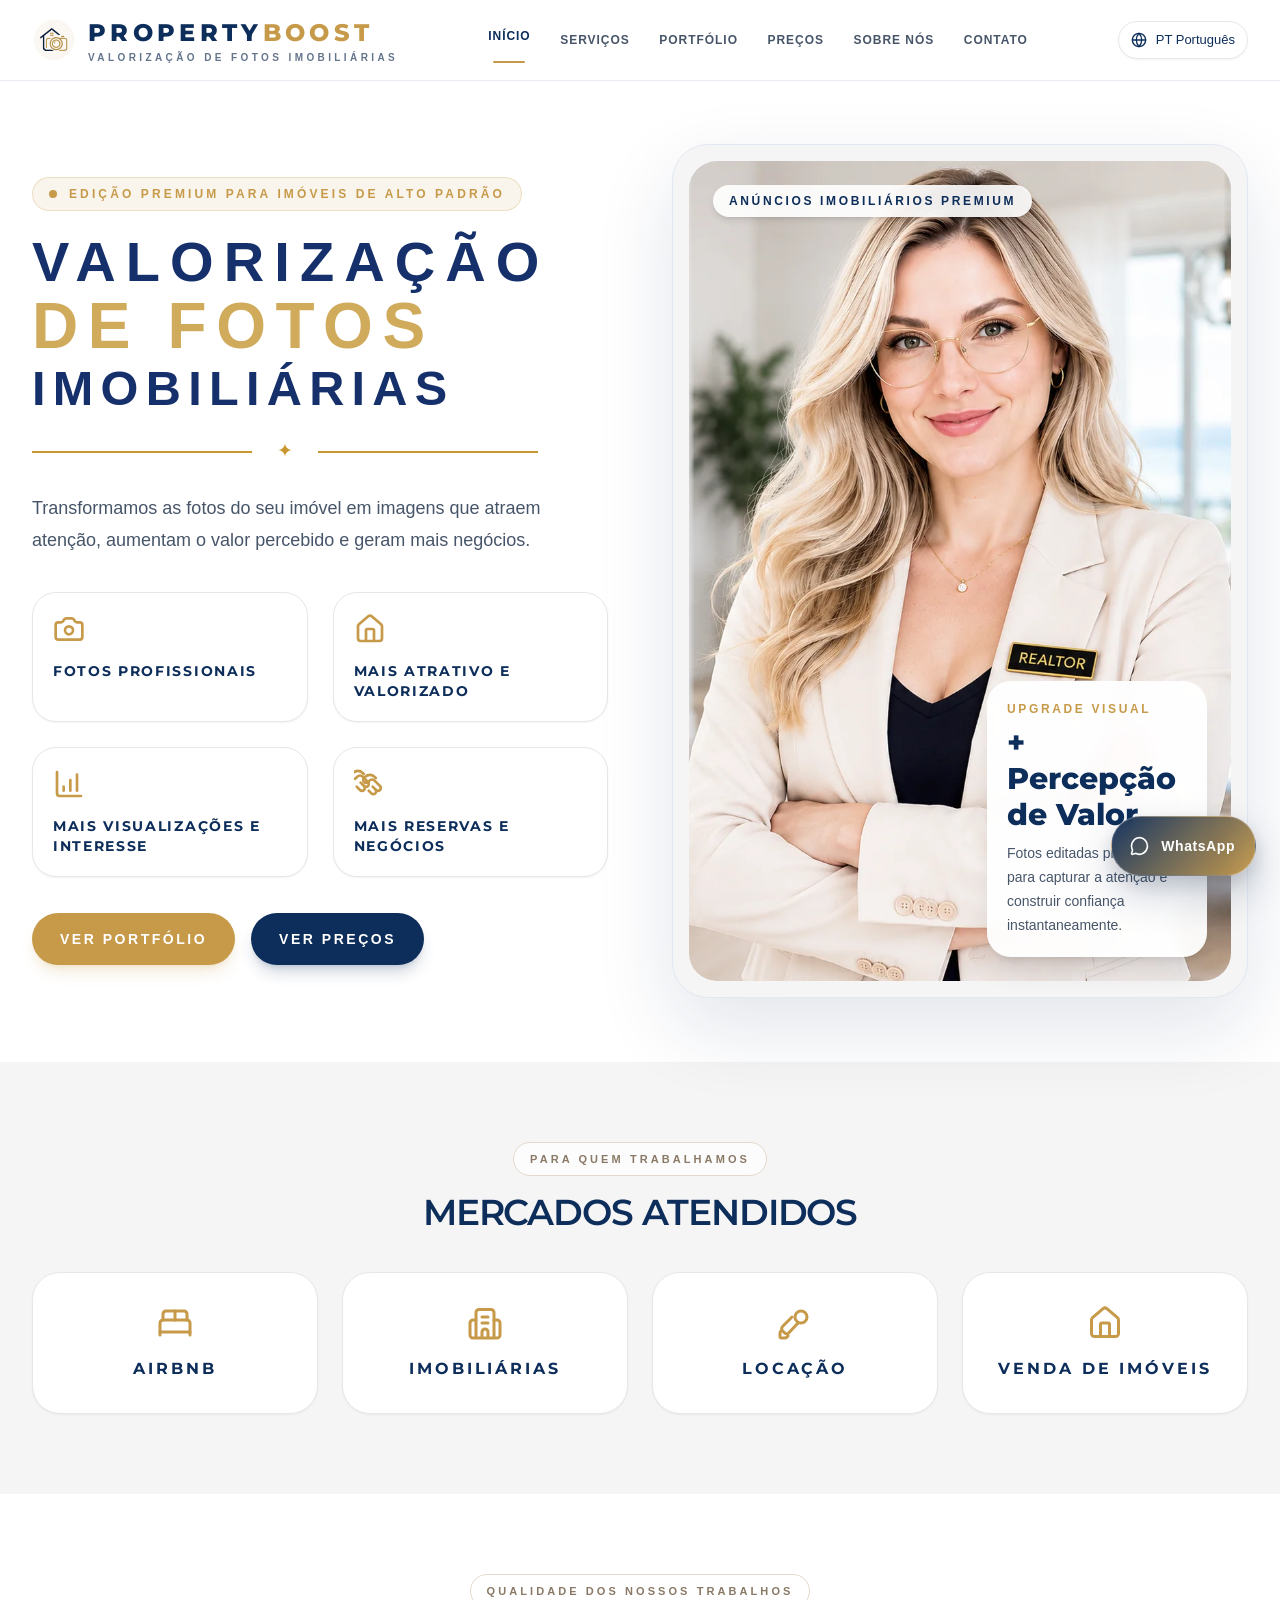
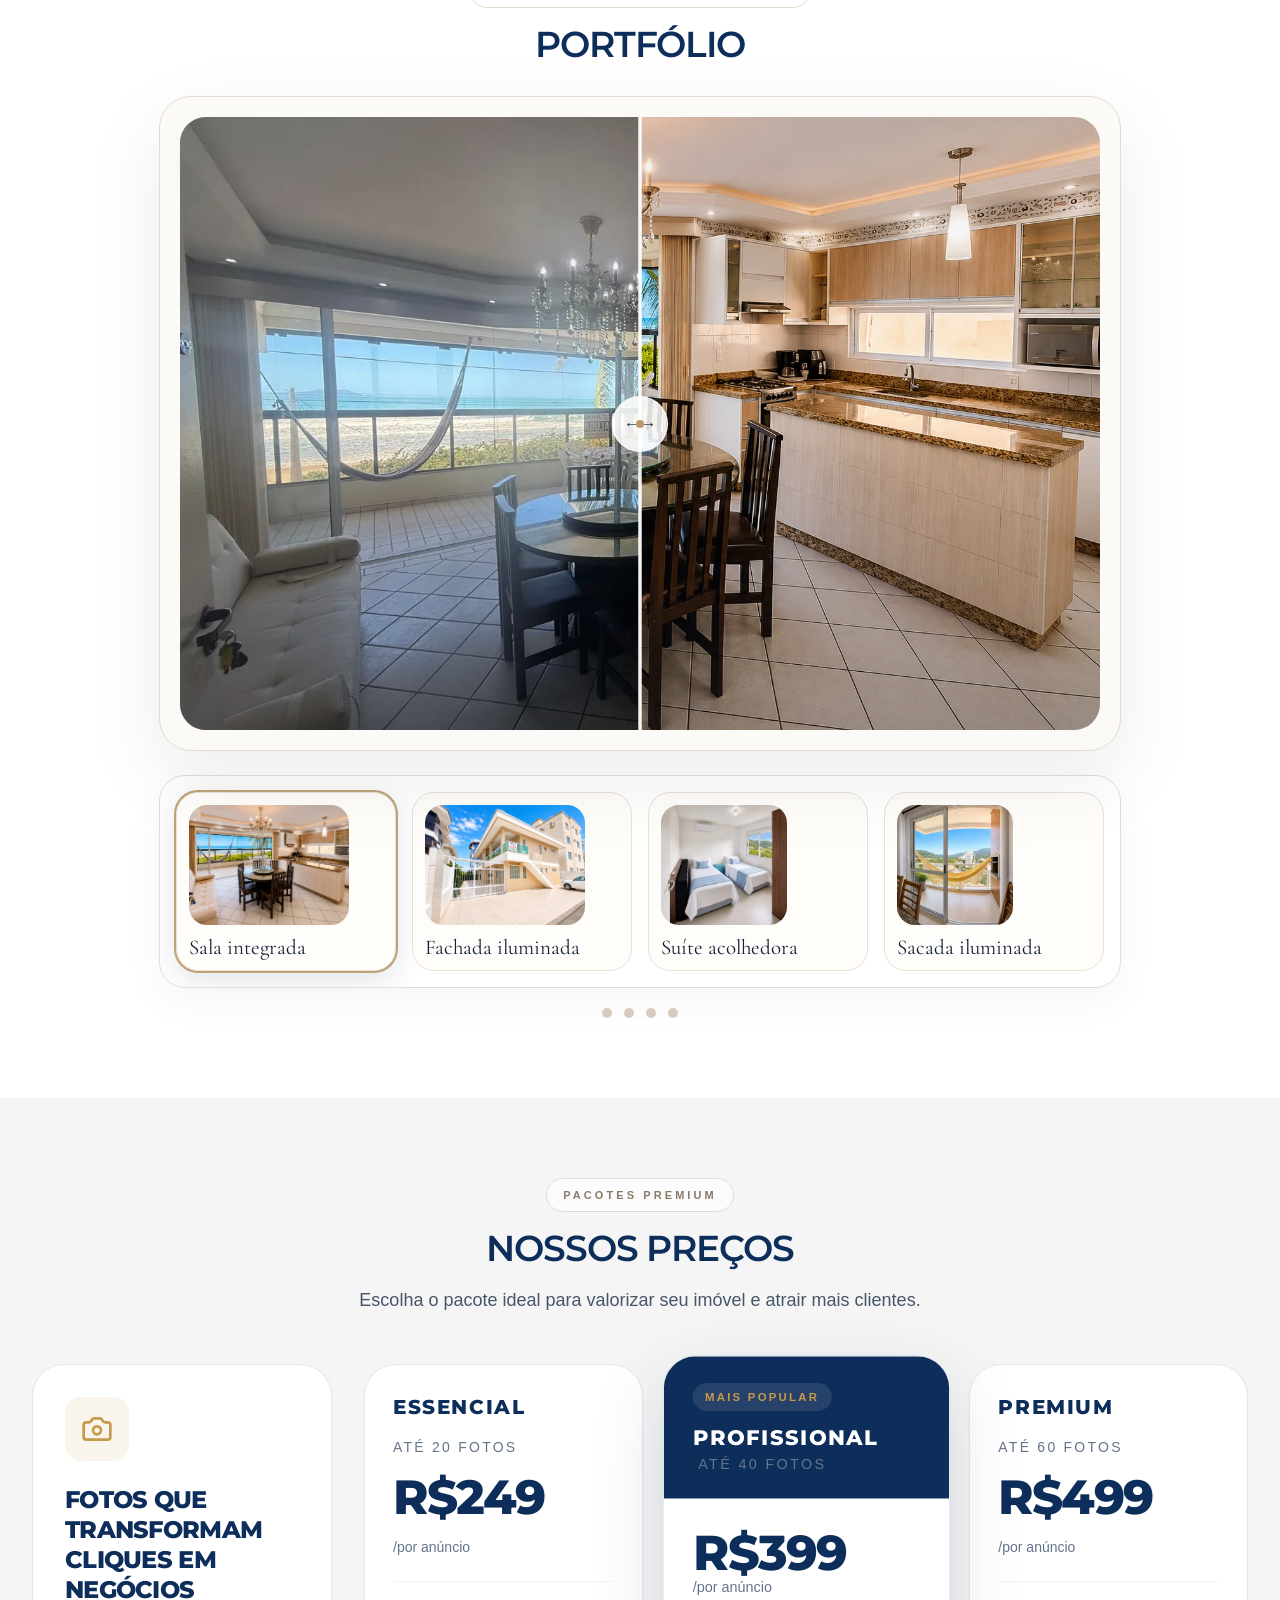
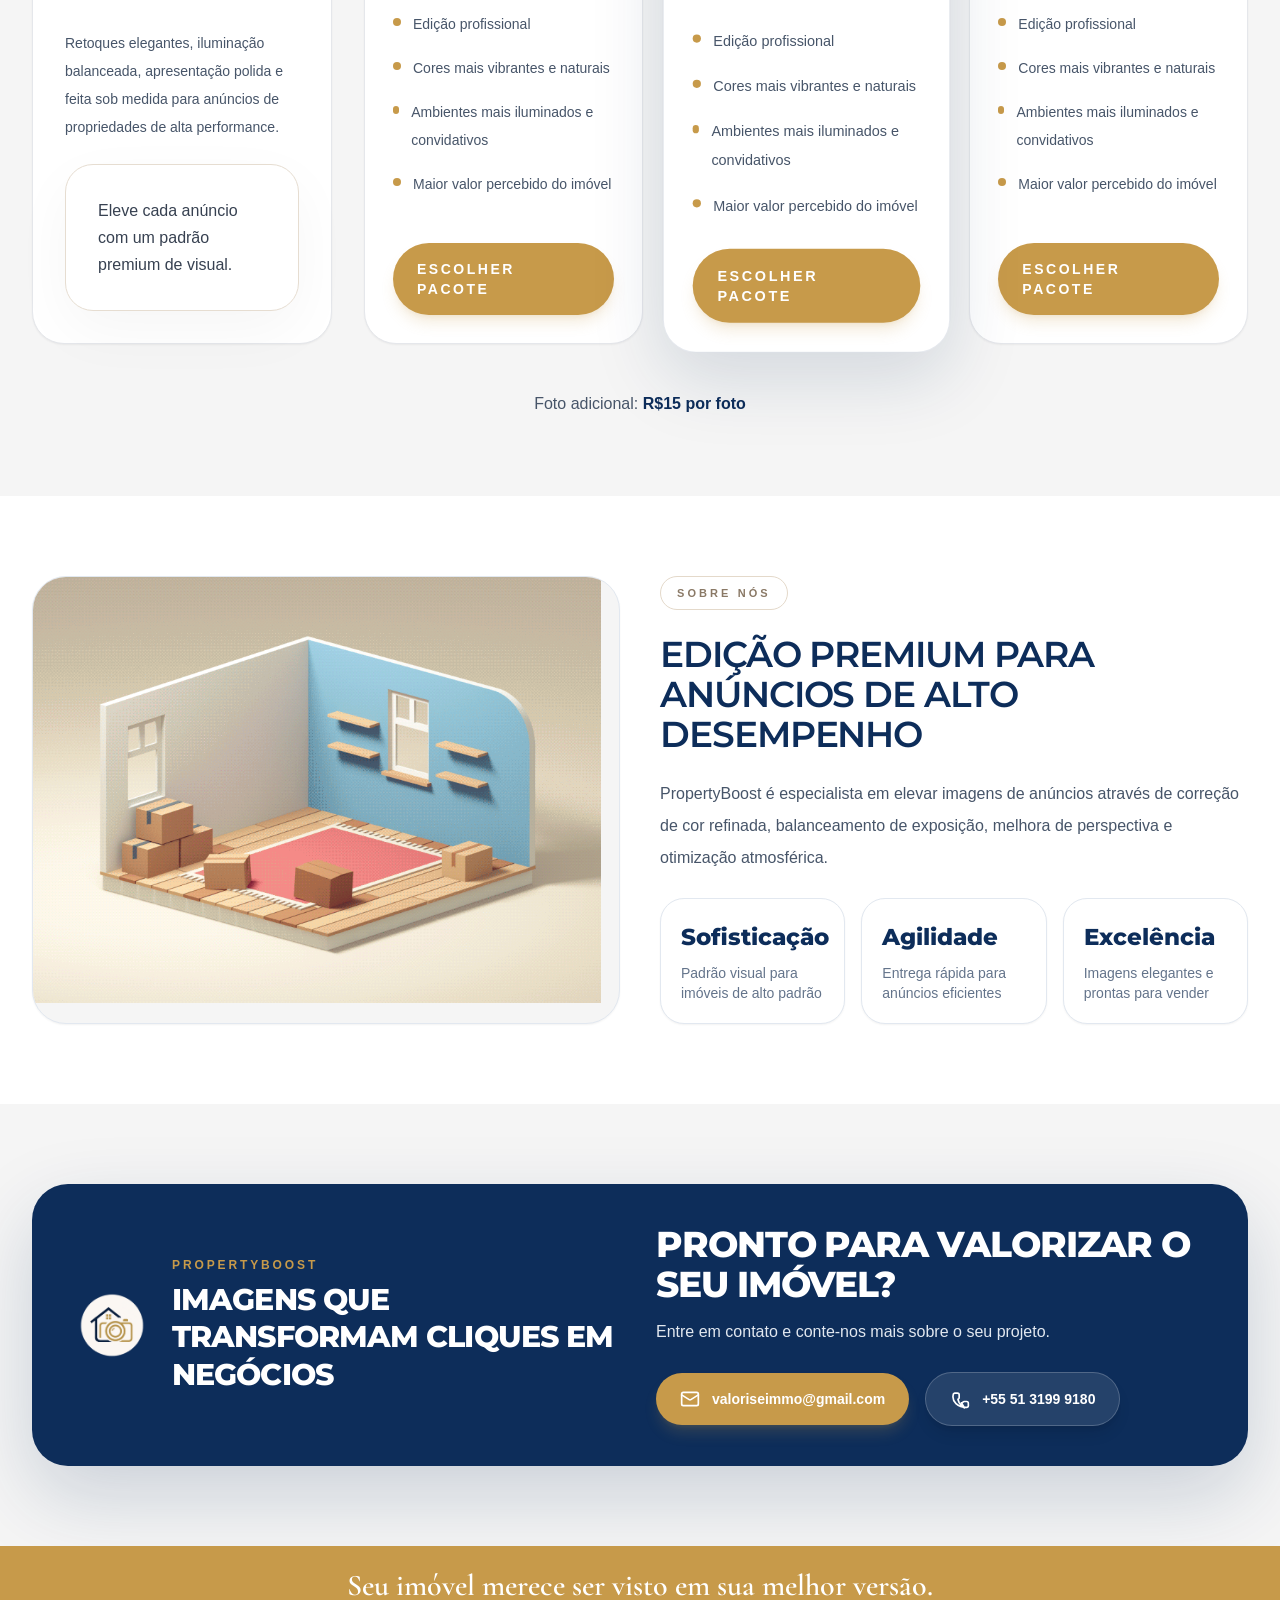
<file: index-pt.html>
<!DOCTYPE html>
<html lang="pt-BR">

<head>
  <meta charset="UTF-8" />
  <meta name="viewport" content="width=device-width, initial-scale=1.0" />
  <title>PropertyBoost | Edição de Fotos Imobiliárias e Valorização de Anúncios</title>
  <meta name="description"
    content="PropertyBoost valoriza fotos de imóveis para Airbnb, imobiliárias, locação e vendas. Edição profissional, ambientes mais claros e anúncios premium. Planos a partir de US$59 por imóvel." />
  <meta name="robots" content="index,follow" />
  <meta name="author" content="PropertyBoost" />
  <meta name="theme-color" content="#0D2D5A" />
  <link rel="canonical" href="index-pt.html" />
  <link rel="alternate" hreflang="en" href="index.html" />
  <link rel="alternate" hreflang="pt-BR" href="index-pt.html" />
  <link rel="alternate" hreflang="fr" href="index-fr.html" />
  <link rel="alternate" hreflang="x-default" href="index.html" />
  <link rel="icon" href="img/favicon_io/favicon.ico" sizes="any" />
  <link rel="icon" type="image/png" sizes="32x32" href="img/favicon_io/favicon-32x32.png" />
  <link rel="icon" type="image/png" sizes="16x16" href="img/favicon_io/favicon-16x16.png" />
  <link rel="apple-touch-icon" sizes="180x180" href="img/favicon_io/apple-touch-icon.png" />
  <link rel="manifest" href="img/favicon_io/site.webmanifest" />
  <meta property="og:type" content="website" />
  <meta property="og:site_name" content="PropertyBoost" />
  <meta property="og:title" content="PropertyBoost | Valorização de Fotos Imobiliárias" />
  <meta property="og:description"
    content="Transforme fotos de imóveis em imagens premium que atraem compradores e aumentam o valor percebido do anúncio." />
  <meta property="og:image" content="img/logo.png" />
  <meta property="og:locale" content="pt_BR" />
  <meta name="twitter:card" content="summary" />
  <meta name="twitter:title" content="PropertyBoost | Valorização de Fotos Imobiliárias" />
  <meta name="twitter:description"
    content="Edição profissional de fotos imobiliárias para anúncios de luxo, Airbnb, imobiliárias e vendas." />
  <meta name="twitter:image" content="img/logo.png" />
  <link rel="preconnect" href="https://fonts.googleapis.com" />
  <link rel="preconnect" href="https://fonts.gstatic.com" crossorigin="" />
  <link
    href="https://fonts.googleapis.com/css2?family=Montserrat:wght@400;500;600;700;800&amp;family=Cormorant+Garamond:wght@600&amp;display=swap"
    rel="stylesheet" />
  <link rel="stylesheet" href="style/style.css">
  <script type="application/ld+json">
  {
    "@context": "https://schema.org",
    "@type": "ProfessionalService",
    "name": "PropertyBoost",
    "description": "Valorização profissional de fotos imobiliárias para Airbnb, imobiliárias, locação e vendas de imóveis.",
    "image": "img/logo.png",
    "email": "valoriseimmo@gmail.com",
    "telephone": "+55-51-3199-9180",
    "areaServed": ["Brasil", "Estados Unidos", "França", "Europa"],
    "serviceType": [
      "Edição de fotos imobiliárias",
      "Retoque de fotos de imóveis",
      "Valorização visual de anúncios"
    ],
    "priceRange": "$$",
    "knowsLanguage": ["pt", "en", "fr"],
    "sameAs": ["https://wa.me/555131999180"]
  }
  </script>
</head>

<body class="gjs-t-body font-body cls-b165z3">
  <header class="site-header">
    <div id="iqrh4" class="header-container"><a href="#home" id="i1y8k" class="gjs-t-link logo-link"><img
          src="img/logo.png" alt="PropertyBoost — valorização de fotos imobiliárias" class="site-logo" width="44"
          height="44" decoding="async" /><span class="logo-text"><span id="ixnlo" class="font-heading logo-title">
          PROPERTY<span id="iyy2k" class="cls-drg2r9">BOOST</span></span><span id="ippuo" class="logo-subtitle">
          Valorização de Fotos Imobiliárias
        </span></span></a>
      <nav id="ilu0y" class="desktop-navigation">
        <ul id="iiwvq" class="navigation-menu">
          <li id="i2iug" class="navigation-item"><a href="#home" id="i4ako"
              class="gjs-t-link navigation-link">Início</a><span id="i8crd" class="active-underline"></span></li>
          <li id="i7rgg" class="navigation-item"><a href="#services" id="i0rs3"
              class="gjs-t-link navigation-link">Serviços</a><span class="active-underline" id="i9lhvs"></span></li>
          <li id="iofmj" class="navigation-item"><a href="#portfolio" id="i9e75"
              class="gjs-t-link navigation-link">Portfólio</a><span class="active-underline" id="iy57r4"></span></li>
          <li id="ifayh" class="navigation-item"><a href="#pricing" id="ibzce"
              class="gjs-t-link navigation-link">Preços</a><span class="active-underline" id="i9ditj"></span></li>
          <li id="ii6fx" class="navigation-item"><a href="#about" id="ijbl3" class="gjs-t-link navigation-link">Sobre
              Nós</a><span class="active-underline" id="irwb7z"></span></li>
          <li id="ibzej" class="navigation-item"><a href="#contact" id="i36of"
              class="gjs-t-link navigation-link">Contato</a><span class="active-underline" id="ikwk45"></span></li>
        </ul>
      </nav>
      <div id="i3m2j" class="header-actions">
        <div id="iolgo" class="language-selector-wrapper"><button type="button" id="ivhn7"
            class="gjs-t-border language-selector"><img
              src="img/icons/globe.svg" alt="Globe" id="i4gx1"
              class="globe-icon" /><span id="i7l8g">PT Português</span></button>
          <div id="isf4d" class="language-dropdown"><a href="index-pt.html" id="i04xs" class="language-option">PT Português</a><a
              href="index-fr.html" id="iryu9" class="language-option">FR Français</a><a href="index.html" id="i0527"
              class="language-option">EN English</a></div>
        </div><button type="button" id="menuToggle" aria-expanded="false" aria-controls="mobileMenu"
          class="mobile-menu-button"><img src="img/icons/menu.svg" alt="Menu"
            id="ip70k" class="menu-icon" /></button>
      </div>
    </div>
    <div id="mobileMenu" class="mobile-navigation-panel">
      <div id="mobileMenuContent" class="mobile-navigation-container">
        <nav>
          <ul id="icytn" class="mobile-navigation-menu">
            <li id="iad0h"><a href="#home" id="iinnr" class="navigation-link">Início</a></li>
            <li id="i6fok"><a href="#services" id="iric9" class="navigation-link">Serviços</a></li>
            <li id="i4dnq"><a href="#portfolio" id="iz6oi" class="navigation-link">Portfólio</a></li>
            <li id="iqvyj"><a href="#pricing" id="iq1dc" class="navigation-link">Preços</a></li>
            <li id="icka6"><a href="#about" id="ii0n7" class="navigation-link">Sobre Nós</a></li>
            <li id="igbqf"><a href="#contact" id="iiorf" class="navigation-link">Contato</a></li>
          </ul>
        </nav>
        <div class="mobile-language-selector" aria-label="Idioma">
          <img src="img/icons/globe.svg" alt="" class="globe-icon" width="16" height="16" decoding="async"
            aria-hidden="true" />
          <div class="mobile-language-links">
            <a href="index-pt.html" class="mobile-language-link is-active" hreflang="pt-BR" lang="pt-BR"
              aria-current="page">PT</a>
            <a href="index-fr.html" class="mobile-language-link" hreflang="fr" lang="fr">FR</a>
            <a href="index.html" class="mobile-language-link" hreflang="en" lang="en">EN</a>
          </div>
        </div>
      </div>
    </div>
  </header>

  <main class="main-content" id="izojv">
    <section id="home" class="hero-section">
      <div id="iqb0h" class="hero-container">
        <div class="hero-content">


          <div class="hero-text-block">
            <div class="hero-eyebrow"><span class="eyebrow-dot"></span>
              Edição Premium para Imóveis de Alto Padrão
            </div>

            <h1 class="hero-title">
              <span class="top" style="letter-spacing: .18em;">VALORIZAÇÃO</span>
              <span class="middle" style="font-size: clamp(3.5rem, 50vw, 4rem);">DE FOTOS</span>
              <span class="bottom" style="letter-spacing: .15em;">IMOBILIÁRIAS</span>
            </h1>
            <div class="divider" style="margin-top: 0px;">
              <span></span>
              <i>✦</i>
              <span></span>
            </div>

            <p class="hero-description">
              Transformamos as fotos do seu imóvel em imagens que atraem atenção, aumentam o valor percebido e geram
              mais negócios.
            </p>
          </div>

          <div class="features">


            <div id="ibzio3" class="gjs-t-border benefit-card"><img
                src="img/icons/camera-gold.svg" alt="Camera" id="it31qn"
                class="benefit-icon" />
              <h3 class="font-heading benefit-title" style="text-align: left;">Fotos Profissionais</h3>
            </div>


            <div class="gjs-t-border benefit-card"><img
                src="img/icons/house-gold.svg" alt="House" class="benefit-icon" />
              <h3 class="font-heading benefit-title">Mais Atrativo e Valorizado</h3>
            </div>

            <div class="gjs-t-border benefit-card"><img
                src="img/icons/chart-gold.svg" alt="Growth chart"
                class="benefit-icon" />
              <h3 class="font-heading benefit-title">Mais Visualizações e Interesse</h3>
            </div>
            <div class="gjs-t-border benefit-card"><img
                src="img/icons/handshake-gold.svg" alt="Handshake"
                class="benefit-icon" />
              <h3 class="font-heading benefit-title">Mais Reservas e Negócios</h3>
            </div>

          </div>




          <div class="hero-buttons"><a href="#portfolio" class="gjs-t-button primary-button" id="ih6dje">
              Ver Portfólio
            </a><a href="#pricing" class="gjs-t-button secondary-button">
              Ver Preços
            </a></div>
        </div>
        <div class="hero-media">
          <div id="ix55rl" class="hero-image-card"><picture>
              <source srcset="img/realtor.webp" type="image/webp" />
              <img src="img/realtor.png" alt="Profissional imobiliária de luxo" id="iaegj3" class="hero-image"
                fetchpriority="high" decoding="async" width="800" height="820" />
            </picture>
            <div class="hero-image-badge">
              Anúncios Imobiliários Premium
            </div>
            <div class="hero-floating-stat">
              <div class="stat-label">Upgrade Visual</div>
              <div class="font-heading stat-value">+ Percepção de Valor</div>
              <p class="stat-description">Fotos editadas projetadas para capturar a atenção e construir confiança
                instantaneamente.</p>
            </div>
          </div>
        </div>
      </div>
    </section>
    <section id="services" class="target-markets-section">
      <div class="markets-container" id="i5rl07">
        <div class="section-heading-block" id="i3jpkh"><span class="section-eyebrow">Para Quem Trabalhamos</span>
          <h2 class="gjs-t-h2 font-heading section-title">Mercados Atendidos</h2>
        </div>
        <div class="markets-grid">
          <div class="gjs-t-border market-card"><img
              src="img/icons/bed-double-gold.svg" alt="Airbnb icon"
              class="market-icon" />
            <h3 class="font-heading market-title">Airbnb</h3>
          </div>
          <div class="gjs-t-border market-card"><img
              src="img/icons/building-gold.svg" alt="Agencies icon"
              class="market-icon" />
            <h3 class="font-heading market-title">Imobiliárias</h3>
          </div>
          <div class="gjs-t-border market-card"><img
              src="img/icons/key-gold.svg" alt="Locação icon"
              class="market-icon" />
            <h3 class="font-heading market-title">Locação</h3>
          </div>
          <div id="idj84i" class="gjs-t-border market-card"><img
              src="img/icons/house-gold.svg" alt="Sales icon" class="market-icon" />
            <h3 class="font-heading market-title">Venda de Imóveis</h3>
          </div>
        </div>
      </div>
    </section>





    <section class="portfolio-section" id="iaj8g" style="background-color: white;">
      <div id="i6tmho" class="before-after-container">
        <div class="section-heading-block" id="iyxge1"><span class="section-eyebrow">Qualidade dos Nossos
            Trabalhos</span>
          <h2 class="gjs-t-h2 font-heading section-title">Portfólio</h2>
        </div>
      <div class="section-container" id="iu0ta">
        
          <div class="carousel-area" id="ifxt7">
            <div class="main-showcase" id="iabtf">
              <div class="showcase-frame" id="ilhxd">
                <div id="slide-stage" class="slide-stage">
                  <div data-slide="0" aria-hidden="false" id="i00nj" class="portfolio-fade project-slide">
                    <div id="ixn0z" class="after-layer">
                      <img src="img/after1.webp" alt="Projeto depois: sala contemporânea sofisticada" loading="eager" id="itrxi" class="after-image" />
                    </div>
                    <div id="i5dwv" class="before-clip">
                      <img src="img/before1.webp" alt="Projeto antes: sala antiga antes da reforma" loading="eager" id="ioxeo" class="before-image" />
                    </div>
                    <div id="imr3h" class="image-overlay"></div>
                  </div>
                  <div data-slide="1" aria-hidden="true" id="i1a23" class="portfolio-fade project-slide">
                    <div id="i7q5e" class="after-layer">
                      <img src="img/after2.webp" alt="Projeto depois: cozinha reformada com acabamento premium" loading="lazy" id="igjrc" class="after-image" />
                    </div>
                    <div id="i8im6" class="before-clip">
                      <img src="img/before2.webp" alt="Projeto antes: cozinha antiga antes da transformação" loading="lazy" id="igs5j" class="before-image" />
                    </div>
                    <div id="imtdp" class="image-overlay"></div>
                  </div>
                  <div data-slide="2" aria-hidden="true" id="i43a4" class="portfolio-fade project-slide">
                    <div id="ilfs5" class="after-layer">
                      <img src="img/before3.webp" alt="Dormitório com papel de parede aplicado pelos clientes" loading="lazy" id="id5xf" class="after-image" />
                    </div>
                    <div id="iqxiv" class="before-clip">
                      <img src="img/after3.webp" alt="Projeto antes: dormitório simples antes" loading="lazy" id="ioa88" class="before-image" />
                    </div>
                    <div id="iztbl" class="image-overlay"></div>
                  </div>
                  <div data-slide="3" aria-hidden="true" id="ia6xnj" class="portfolio-fade project-slide">
                    <div id="ik2lc4" class="after-layer">
                      <img src="img/before4.webp" alt="Sacada escura e desorganizada" loading="lazy" id="imghg5" class="after-image" />
                    </div>
                    <div id="i3f1bj" class="before-clip">
                      <img src="img/after4.webp" alt="Sacada clara, iluminada, limpa e convidativa" loading="lazy" id="i1hlro" class="before-image" />
                    </div>
                    <div id="i7q01n" class="image-overlay"></div>
                  </div>
                  <button type="button" id="compare-handle" aria-label="Arrastar comparador entre antes e depois" class="comparison-handle">
                    <span id="il3385" class="compare-line comparison-vertical-line"></span>
                    <span id="i0u2xj" class="comparison-knob">
                      <span id="iuczs7" class="comparison-arrow-left">←</span>
                      <span id="ixgc8c" class="comparison-arrow-right">→</span>
                      <span id="iauwhe" class="comparison-divider-dot"></span>
                    </span>
                  </button>
                </div>
              </div>
              <div class="main-controls" id="if6hky">
                <div class="arrow-controls" id="i543ww">
                  <button type="button" id="prev-btn" aria-label="Projeto anterior" class="gjs-t-button nav-hover bg-white/88 previous-button">
                    <span class="previous-icon" id="ibpnm8">←</span>
                  </button>
                  <button type="button" id="next-btn" aria-label="Próximo projeto" class="gjs-t-button nav-hover bg-white/88 next-button">
                    <span class="next-icon" id="ibvk18">→</span>
                  </button>
                </div>
              </div>
            </div>
            <div class="thumbnail-area" id="iv64kh">
              <div id="thumb-rail" class="thumb-scroll thumbnail-rail">
                <button type="button" data-index="0" aria-label="Sala integrada" aria-current="true" class="thumb-item thumb-active group thumbnail-item" id="iwivdi">
                  <div class="thumbnail-image-wrapper" id="ibmwsj">
                    <img src="img/after1.webp" alt="Miniatura do projeto sala integrada" loading="lazy" class="thumbnail-image" id="irkpsb" />
                  </div>
                  <div class="thumbnail-content" id="i26xmk">
                    <span class="font-display thumbnail-title" id="i8sz5f">Sala integrada</span>
                  </div>
                </button>
                <button type="button" data-index="1" aria-label="Fachada iluminada" class="thumb-item group thumbnail-item" id="ii6cxf">
                  <div class="thumbnail-image-wrapper" id="ii44zv">
                    <img src="img/after2.webp" alt="Miniatura do projeto cozinha funcional" loading="lazy" class="thumbnail-image" id="izr3u1" />
                  </div>
                  <div class="thumbnail-content" id="i0bjdt">
                    <span class="font-display thumbnail-title" id="ixmcnq">Fachada iluminada</span>
                  </div>
                </button>
                <button type="button" data-index="2" aria-label="Suíte acolhedora" class="thumb-item group thumbnail-item" id="idutdh">
                  <div class="thumbnail-image-wrapper" id="iln6ze">
                    <img src="img/after3.webp" alt="Miniatura do projeto suíte autoral" loading="lazy" class="thumbnail-image" id="ithw0a" />
                  </div>
                  <div class="thumbnail-content" id="ik2do6">
                    <span class="font-display thumbnail-title" id="iflawm">Suíte acolhedora</span>
                  </div>
                </button>
                <button type="button" data-index="3" aria-label="Abrir projeto banheiro spa" class="thumb-item group thumbnail-item" id="if54nv">
                  <div class="thumbnail-image-wrapper" id="iu9ay6">
                    <img src="img/after4.webp" alt="Miniatura do projeto banheiro spa" loading="lazy" class="thumbnail-image" id="iee3up" />
                  </div>
                  <div class="thumbnail-content" id="irwezf">
                    <span class="font-display thumbnail-title" id="i1qaqu">Sacada iluminada</span>
                  </div>
                </button>
              </div>
              <div class="dots-navigation-wrapper" id="iy1py1">
                <div id="dots-nav" class="dots-navigation">
                  <button type="button" data-index="0" aria-label="Ir para projeto 1" aria-current="true" class="dot-item dot-active" id="i5e1hx"></button>
                  <button type="button" data-index="1" aria-label="Ir para projeto 2" class="dot-item" id="icp82g"></button>
                  <button type="button" data-index="2" aria-label="Ir para projeto 3" class="dot-item" id="idknuj"></button>
                  <button type="button" data-index="3" aria-label="Ir para projeto 4" id="i3w05a" class="dot-item"></button>
                </div>
              </div>
            </div>
          </div>
      </div>
    </section>
    


















    <section id="pricing" class="pricing-section">
      <div class="pricing-container">
        <div id="ian3tk" class="pricing-heading-block"><span class="section-eyebrow">Pacotes Premium</span>
          <h2 id="i8ly2t" class="gjs-t-h2 font-heading section-title">Nossos Preços</h2>
          <p class="section-subtitle">Escolha o pacote ideal para valorizar seu imóvel e atrair mais clientes.</p>
        </div>
        <div class="pricing-layout">
          <div class="gjs-t-border institutional-card">
            <div class="institutional-content">
              <div class="institutional-icon-box"><img
                  src="img/icons/camera-gold.svg" alt="Camera icon"
                  class="institutional-icon" /></div>
              <h3 class="font-heading institutional-title">
                Fotos que Transformam Cliques em Negócios
              </h3>
              <p class="institutional-description">
                Retoques elegantes, iluminação balanceada, apresentação polida e feita sob medida para anúncios de
                propriedades de alta performance.
              </p>
            </div>
            <div class="left-decorative-text">
              Eleve cada anúncio com um padrão premium de visual.
            </div>
          </div>
          <div id="ikaz5h" class="pricing-cards-grid">
            <article class="gjs-t-border pricing-card">
              <div class="pricing-card-header"><span class="font-heading plan-name">Essencial</span><span
                  class="plan-volume">Até 20 fotos</span>
                <div class="price-block"><span id="iz72oi" class="font-heading price">R$249</span></div><span
                  class="price-note">/por anúncio</span>
              </div>
              <ul class="feature-list">
                <li class="feature-item"><span class="cls-12ids6"></span><span>Edição profissional</span></li>
                <li class="feature-item"><span class="cls-nmmp1r"></span><span>Cores mais vibrantes e naturais</span>
                </li>
                <li class="feature-item"><span class="cls-gx8lb5"></span><span>Ambientes mais iluminados e
                    convidativos</span></li>
                <li class="feature-item"><span class="cls-zg63nb"></span><span>Maior valor percebido do imóvel</span>
                </li>
              </ul><a
                href="https://wa.me/555131999180?text=Olá!%20Vi%20o%20seu%20site%20e%20tenho%20interesse%20no%20plano%20Essencial%20para%20melhorar%20as%20fotos%20do%20meu%20imóvel.%20Você%20poderia%20me%20contar%20mais%20sobre%20os%20serviços%20e%20os%20preços%3F"
                id="ip2obi" class="plan-button">Escolher Pacote</a>
            </article>
            <article class="gjs-t-border featured-pricing-card">
              <div class="featured-header">
                <div class="featured-label">Mais Popular</div><span id="iklgr7"
                  class="font-heading plan-name">Profissional</span><span id="i9tzn2" class="plan-volume"><br />
                  <div> Até 40 fotos</div>
                </span>
              </div>
              <div id="ism0sa" class="featured-body">
                <div class="price-block"><span class="font-heading price">R$399</span></div><span
                  class="price-note">/por anúncio</span>
                <ul class="feature-list">
                  <li class="feature-item"><span class="cls-12ids6"></span><span>Edição profissional</span></li>
                  <li class="feature-item"><span class="cls-llq90h"></span><span>Cores mais vibrantes e naturais</span>
                  </li>
                  <li class="feature-item"><span class="cls-pkrexa"></span><span>Ambientes mais iluminados e
                      convidativos</span></li>
                  <li class="feature-item"><span class="cls-8adt18"></span><span>Maior valor percebido do imóvel</span>
                  </li>
                </ul><a
                  href="https://wa.me/555131999180?text=Olá!%20Vi%20o%20seu%20site%20e%20tenho%20interesse%20no%20plano%20Profissional%20para%20melhorar%20as%20fotos%20do%20meu%20imóvel.%20Você%20poderia%20me%20contar%20mais%20sobre%20os%20serviços%20e%20os%20preços%3F"
                  id="iwxd4n" class="plan-button">Escolher Pacote</a>
              </div>
            </article>
            <article id="imapnm" class="gjs-t-border pricing-card">
              <div class="pricing-card-header"><span class="font-heading plan-name">Premium</span><span
                  class="plan-volume">Até 60 fotos</span>
                <div class="price-block"><span class="font-heading price">R$499</span></div><span
                  class="price-note">/por anúncio</span>
              </div>
              <ul class="feature-list">
                <li class="feature-item"><span class="cls-12ids6"></span><span>Edição profissional</span></li>
                <li class="feature-item"><span class="cls-ptq5at"></span><span>Cores mais vibrantes e naturais</span>
                </li>
                <li class="feature-item"><span class="cls-pkrexa"></span><span>Ambientes mais iluminados e
                    convidativos</span></li>
                <li class="feature-item"><span class="cls-8adt18"></span><span>Maior valor percebido do imóvel</span>
                </li>
              </ul><a              
                href="https://wa.me/555131999180?text=Olá!%20Vi%20o%20seu%20site%20e%20tenho%20interesse%20no%20plano%20Premium%20para%20melhorar%20as%20fotos%20do%20meu%20imóvel.%20Você%20poderia%20me%20contar%20mais%20sobre%20os%20serviços%20e%20os%20preços%3F"
                id="i4w1ez" class="plan-button">Escolher Pacote</a>
            </article>
          </div>
        </div>
        <div id="ixn4tl" class="additional-pricing-note">
          Foto adicional: <span class="cls-5soxs5">R$15 por foto</span></div>
      </div>
    </section>
    <section id="about" class="about-section">
      <div class="about-container">
        <div class="about-media" id="iqmsd5"><img alt="Demonstração de edição de fotos imobiliárias PropertyBoost"
            src="img/gif.gif" id="ivww44" loading="lazy" decoding="async" /></div>
        <div class="about-content"><span class="section-eyebrow" id="ix8ldb">Sobre Nós</span>
          <h2 class="gjs-t-h2 font-heading section-title" id="idlg52">Edição Premium para Anúncios de Alto Desempenho
          </h2>
          <p class="about-paragraph" id="i5cs02">PropertyBoost é especialista em elevar imagens de anúncios através de
            correção de cor
            refinada, balanceamento de exposição, melhora de perspectiva e otimização atmosférica. </p>
          <div class="about-stats">
            <div class="stat-card">
              <div class="font-heading stat-number">Sofisticação</div>
              <div class="stat-text">Padrão visual para imóveis de alto padrão</div>
            </div>
            <div class="stat-card">
              <div class="font-heading stat-number">Agilidade</div>
              <div class="stat-text">Entrega rápida para anúncios eficientes</div>
            </div>
            <div class="stat-card">
              <div class="font-heading stat-number">Excelência</div>
              <div class="stat-text">Imagens elegantes e prontas para vender</div>
            </div>
          </div>
        </div>
      </div>
    </section>
    <section id="contact" class="final-cta-section">
      <div id="iu2zzf" class="cta-container">
        <div id="izx1ih" class="cta-banner">
          <div class="cta-left-column">
            <div class="cta-icon-wrap"><img src="img/logo.png" alt="Logo PropertyBoost"
                class="cta-brand-logo" width="72" height="72" decoding="async" /></div>
            <div class="cta-left-content"><span class="cta-left-label">PropertyBoost</span>
              <p class="font-heading cta-left-text">
                Imagens que Transformam Cliques em Negócios
              </p>
            </div>
          </div>
          <div class="cta-right-column" id="i6k6xg">
            <div class="cta-text-block">
              <h2 id="iuixsd" class="font-heading cta-heading">
                Pronto para Valorizar o Seu Imóvel?
              </h2>
              <p id="iil52k" class="cta-subtitle">Entre em contato e conte-nos mais sobre o seu projeto.</p>
            </div>
            <div class="cta-buttons-row"><a href="mailto:valoriseimmo@gmail.com?subject=Contact Property Boost"
                id="ib0dyj" class="email-button"><img src="img/icons/mail-white.svg"
                  alt="Email" class="email-icon" /> valoriseimmo@gmail.com</a><a
                href="https://wa.me/555131999180?text=Olá!%20Vi%20o%20seu%20site%20e%20tenho%20interesse%20em%20melhorar%20as%20fotos%20do%20meu%20imóvel.%20Você%20poderia%20me%20contar%20mais%20sobre%20os%20serviços%20e%20os%20preços%3F"
                id="i4ntef" target="_blank" rel="noopener noreferrer" class="whatsapp-button"><img
                  src="img/icons/phone-white.svg" alt="Phone" id="i1bjzq"
                  class="phone-icon" /> +55 51 3199 9180</a></div>
          </div>
        </div>
      </div>
    </section>
  </main>
  <footer id="iks1ra" class="site-footer">
    <div id="itfjbk" class="footer-container">
      <p id="i6km2o" class="font-script footer-text">
        Seu imóvel merece ser visto em sua melhor versão.
      </p>
    </div><a
      href="https://wa.me/555131999180?text=Olá!%20Vi%20o%20seu%20site%20e%20tenho%20interesse%20em%20melhorar%20as%20fotos%20do%20meu%20imóvel.%20Você%20poderia%20me%20contar%20mais%20sobre%20os%20serviços%20e%20os%20preços%3F"
      id="i4ntef-2" target="_blank" rel="noopener noreferrer" aria-label="Chat with us on WhatsApp"
      class="whatsapp-button floating-whatsapp-button"><img
        src="img/icons/message-circle-white.svg" alt="WhatsApp" id="i1bjzq-2"
        class="phone-icon" /><span>WhatsApp</span></a>
  </footer>
  <script id="iv6ysm">
    const menuToggle = document.getElementById('menuToggle');
    const mobileMenuContent = document.getElementById('mobileMenuContent');
    const mobileMenu = document.getElementById('mobileMenu');

    if (menuToggle && mobileMenuContent) {
      mobileMenuContent.classList.add('hidden');

      menuToggle.addEventListener('click', function () {
        const isOpen = !mobileMenuContent.classList.contains('hidden');
        mobileMenuContent.classList.toggle('hidden');
        menuToggle.setAttribute('aria-expanded', String(!isOpen));
      });

      document.querySelectorAll('#mobileMenuContent a').forEach(function (link) {
        link.addEventListener('click', function () {
          mobileMenuContent.classList.add('hidden');
          menuToggle.setAttribute('aria-expanded', 'false');
        });
      });
    }

    const portfolioSection = document.getElementById('portfolio');
    const pricingSection = document.getElementById('pricing');
    if (portfolioSection && pricingSection && portfolioSection.nextElementSibling !== pricingSection) {
      portfolioSection.insertAdjacentElement('afterend', pricingSection);
    }

    const desktopLinks = Array.from(document.querySelectorAll('#iiwvq .navigation-link'));
    const desktopItems = Array.from(document.querySelectorAll('#iiwvq li'));

    function setActiveNav(hash) {
      desktopItems.forEach(function (item) {
        const underline = item.querySelector('.active-underline');
        const link = item.querySelector('.navigation-link');
        const isActive = link && link.getAttribute('href') === hash;

        if (underline) {
          underline.style.display = isActive ? 'block' : 'none';
        }

        if (link) {
          link.style.color = isActive ? 'rgb(13 45 90 / 1)' : 'rgb(71 85 105 / 1)';
        }
      });
    }

    function getCurrentSection() {
      const header = document.querySelector('.site-header');
      const headerOffset = header ? header.offsetHeight + 120 : 200;
      let currentHash = '#home';

      desktopLinks.forEach(function (link) {
        const hash = link.getAttribute('href');
        if (!hash || !hash.startsWith('#')) return;
        const section = document.querySelector(hash);
        if (!section) return;

        const top = section.offsetTop;
        if (window.scrollY >= top - headerOffset) {
          currentHash = hash;
        }
      });

      return currentHash;
    }

    function updateActiveOnScroll() {
      setActiveNav(getCurrentSection());
    }

    desktopLinks.forEach(function (link) {
      link.addEventListener('click', function () {
        const hash = link.getAttribute('href');
        if (hash) {
          setActiveNav(hash);
        }
      });
    });

    window.addEventListener('scroll', updateActiveOnScroll, { passive: true });
    window.addEventListener('load', updateActiveOnScroll);
    window.addEventListener('resize', updateActiveOnScroll);
    updateActiveOnScroll();
  </script>
  <script src="js/site-config.js"></script>
  <script src="js/cookie-consent.js"></script>
  <script src="js/analytics.js"></script>
  <script src="js/gjs-project.grapesjs"></script>
  <script src="js/js.js"></script>

</body>

</html>
</file>
<file: style/style.css>
* {
    box-sizing: border-box;
}

body {
    margin: 0;
}

:root {
    --gjs-t-color-primary: #0D2D5A;
    --gjs-t-color-secondary: #C79A4A;
    --gjs-t-color-accent: #F5F5F5;
    --gjs-t-color-success: #2E7D32;
    --gjs-t-color-warning: #B7791F;
    --gjs-t-color-error: #C53030;
}

html {
    scroll-behavior: smooth;
    overflow-x: clip;
}

body {
    overflow-x: clip;
}

.gjs-t-body {
    background-color: #FFFFFF;
    color: #374151;
    font-size: 16px;
    line-height: 1.7;
}

.gjs-t-h1 {
    color: #0D2D5A;
    font-size: 64px;
    line-height: 1.05;
}

.gjs-t-h2 {
    color: #0D2D5A;
    font-size: 40px;
    line-height: 1.15;
}

.gjs-t-button {
    background-color: #0D2D5A;
    color: #FFFFFF;
    border-radius: 9999px;
}

.gjs-t-link {
    color: #0D2D5A;
    text-decoration: none;
}

.gjs-t-border {
    border-radius: 24px;
    border-color: #E5E7EB;
}

.font-heading {
    font-family: 'Montserrat', sans-serif;
}

.font-body {
    font-family: 'Montserrat', sans-serif;
}

.font-script {
    font-family: 'Cormorant Garamond', serif;
}

.text-balance {
    text-wrap: balance;
}

*,
::before,
::after {
    box-sizing: border-box;
    border-width: 0;
    border-style: solid;
    border-color: #e5e7eb;
}

html,
:host {
    line-height: 1.5;
    -webkit-text-size-adjust: 100%;
    -moz-tab-size: 4;
    tab-size: 4;
    font-family: ui-sans-serif, system-ui, sans-serif, "Apple Color Emoji", "Segoe UI Emoji", "Segoe UI Symbol", "Noto Color Emoji";
    font-feature-settings: normal;
    font-variation-settings: normal;
    -webkit-tap-highlight-color: transparent;
}

body {
    margin: 0;
    line-height: inherit;
}

hr {
    height: 0;
    color: inherit;
    border-top-width: 1px;
}

abbr:where([title]) {
    text-decoration: underline dotted;
}

h1,
h2,
h3,
h4,
h5,
h6 {
    font-size: inherit;
    font-weight: inherit;
}

a {
    color: inherit;
    text-decoration: inherit;
}

b,
strong {
    font-weight: bolder;
}

code,
kbd,
samp,
pre {
    font-family: ui-monospace, SFMono-Regular, Menlo, Monaco, Consolas, "Liberation Mono", "Courier New", monospace;
    font-feature-settings: normal;
    font-variation-settings: normal;
    font-size: 1em;
}

small {
    font-size: 80%;
}

sub,
sup {
    font-size: 75%;
    line-height: 0;
    position: relative;
    vertical-align: baseline;
}

sub {
    bottom: -0.25em;
}

sup {
    top: -0.5em;
}

table {
    text-indent: 0;
    border-color: inherit;
    border-collapse: collapse;
}

button,
input,
optgroup,
select,
textarea {
    font-family: inherit;
    font-feature-settings: inherit;
    font-variation-settings: inherit;
    font-size: 100%;
    font-weight: inherit;
    line-height: inherit;
    letter-spacing: inherit;
    color: inherit;
    margin: 0;
    padding: 0;
}

button,
select {
    text-transform: none;
}

button,
input:where([type='button']),
input:where([type='reset']),
input:where([type='submit']) {
    -webkit-appearance: button;
    background-color: transparent;
    background-image: none;
}

:-moz-focusring {
    outline: auto;
}

:-moz-ui-invalid {
    box-shadow: none;
}

progress {
    vertical-align: baseline;
}

::-webkit-inner-spin-button,
::-webkit-outer-spin-button {
    height: auto;
}

[type='search'] {
    -webkit-appearance: textfield;
    outline-offset: -2px;
}

::-webkit-search-decoration {
    -webkit-appearance: none;
}

::-webkit-file-upload-button {
    -webkit-appearance: button;
    font: inherit;
}

summary {
    display: list-item;
}

blockquote,
dl,
dd,
h1,
h2,
h3,
h4,
h5,
h6,
hr,
figure,
p,
pre {
    margin: 0;
}

fieldset {
    margin: 0;
    padding: 0;
}

legend {
    padding: 0;
}

ol,
ul,
menu {
    list-style: none;
    margin: 0;
    padding: 0;
}

dialog {
    padding: 0;
}

textarea {
    resize: vertical;
}

input::placeholder,
textarea::placeholder {
    opacity: 1;
    color: #9ca3af;
}

button,
[role="button"] {
    cursor: pointer;
}

:disabled {
    cursor: default;
}

img,
svg,
video,
canvas,
audio,
iframe,
embed,
object {
    display: block;
    vertical-align: middle;
}

img,
video {
    max-width: 100%;
    height: auto;
}

[hidden] {
    display: none;
}

.hidden {
    display: none !important;
}

.cls-b165z3 {
    background-color: rgb(255 255 255 / 1);
}

.site-header {
    position: fixed;
    top: 0px;
    left: 0px;
    right: 0px;
    z-index: 50;
    border-bottom-width: 1px;
    border-color: rgb(226 232 240 / 0.8);
    background-color: rgb(255 255 255 / 0.95);
    backdrop-filter: blur(8px);
}

.header-container {
    margin-left: auto;
    margin-right: auto;
    display: grid;
    height: 5rem;
    max-width: 80rem;
    align-items: center;
    justify-content: space-between;
    gap: 1.5rem;
    padding-left: 2rem;
    padding-right: 2rem;
    grid-template-columns: auto minmax(0, 1fr) auto;
    column-gap: 3rem;
}

.logo-link {
    display: flex;
    min-width: 0;
    flex-direction: row;
    align-items: center;
    gap: 0.75rem;
    line-height: 1;
    justify-self: start;
    align-self: center;
    text-decoration: none;
}

.logo-text {
    display: flex;
    min-width: 0;
    flex-direction: column;
    line-height: 1;
}

.site-logo {
    flex-shrink: 0;
    width: 2.75rem;
    height: 2.75rem;
    object-fit: contain;
    border-radius: 50%;
}

.cta-brand-logo {
    width: 100%;
    height: 100%;
    object-fit: contain;
    border-radius: 18px;
}

.logo-title {
    font-size: 1.5rem;
    line-height: 2rem;
    font-weight: 800;
    letter-spacing: 0.18em;
    color: rgb(13 45 90 / 1);
}

.cls-drg2r9 {
    color: rgb(199 154 74 / 1);
}

.logo-subtitle {
    margin-top: 0.25rem;
    font-size: 10px;
    font-weight: 600;
    text-transform: uppercase;
    letter-spacing: 0.34em;
    color: rgb(100 116 139 / 1);
}

.desktop-navigation {
    display: flex;
    flex: 0 1 auto;
    justify-content: center;
    align-items: center;
    min-width: 0;
}

.navigation-menu {
    display: flex;
    align-items: center;
    gap: 1.5rem;
    font-size: 13px;
    font-weight: 600;
    text-transform: uppercase;
    letter-spacing: 0.12em;
    color: rgb(13 45 90 / 1);
}

.navigation-item {
    display: flex;
    flex-direction: column;
    align-items: center;
    gap: 0.5rem;
}

.navigation-link {
    display: block;
    border-radius: 1rem;
    padding-left: 0.85rem;
    padding-right: 0.85rem;
    padding-top: 0.75rem;
    padding-bottom: 0.75rem;
    font-size: 0.875rem;
    line-height: 1.25rem;
    font-weight: 600;
    text-transform: uppercase;
    letter-spacing: 0.12em;
    color: rgb(71 85 105 / 1);
    transition-property: color, background-color, border-color, text-decoration-color, fill, stroke, opacity, box-shadow, transform, filter, backdrop-filter;
    transition-timing-function: cubic-bezier(0.4, 0, 0.2, 1);
    transition-duration: 150ms;
}

.navigation-link:hover {
    background-color: rgb(245 245 245 / 1);
    color: rgb(13 45 90 / 1);
}

.active-underline {
    height: 0.125rem;
    width: 2.5rem;
    border-radius: 9999px;
    background-color: rgb(199 154 74 / 1);
}

.header-actions {
    display: flex;
    align-items: center;
    gap: 0;
    justify-self: end;
    align-self: center;
}

.language-selector-wrapper {
    position: relative;
    display: flex;
    align-items: center;
    justify-content: flex-end;
}

.language-selector {
    display: flex;
    align-items: center;
    gap: 0.75rem;
    border-radius: 9999px;
    border-width: 1px;
    background-color: rgb(255 255 255 / 1);
    padding-left: 0.9rem;
    padding-right: 0.9rem;
    padding-top: 0.55rem;
    padding-bottom: 0.55rem;
    font-size: 0.875rem;
    line-height: 1.25rem;
    font-weight: 500;
    color: rgb(13 45 90 / 1);
    box-shadow: 0 0 #0000, 0 0 #0000, 0 1px 2px 0 rgb(0 0 0 / 0.05);
    transition-property: color, background-color, border-color, text-decoration-color, fill, stroke, opacity, box-shadow, transform, filter, backdrop-filter;
    transition-timing-function: cubic-bezier(0.4, 0, 0.2, 1);
    transition-duration: 150ms;
    min-height: 2.75rem;
    white-space: nowrap;
}

.language-selector:hover {
    border-color: rgb(199 154 74 / 1);
    color: rgb(199 154 74 / 1);
}

.globe-icon {
    height: 1rem;
    width: 1rem;
}

.language-dropdown {
    width: max-content;
    background-color: rgb(255 255 255 / 0.98);
    font-size: 0.875rem;
    line-height: 1.25rem;
    font-weight: 500;
    color: rgb(13 45 90 / 1);
    outline: 2px solid transparent;
    outline-offset: 2px;
    position: absolute;
    top: calc(100% + 0.65rem);
    right: 0;
    display: none;
    min-width: 100%;
    border: 1px solid rgb(226 232 240 / 1);
    border-radius: 1rem;
    padding: 0.45rem;
    box-shadow: 0 18px 40px rgba(15, 23, 42, 0.12);
    backdrop-filter: blur(10px);
    z-index: 60;
}

.language-option {
    border-radius: 0.75rem;
    background-color: rgb(248 250 252 / 1);
    padding-left: 0.75rem;
    padding-right: 0.75rem;
    padding-top: 0.5rem;
    padding-bottom: 0.5rem;
    font-size: 0.875rem;
    line-height: 1.25rem;
    font-weight: 600;
    color: rgb(13 45 90 / 1);
    display: block;
}

.mobile-menu-button {
    display: none;
    height: 2.75rem;
    width: 2.75rem;
    align-items: center;
    justify-content: center;
    border-radius: 9999px;
    border-width: 1px;
    border-color: rgb(226 232 240 / 1);
    color: rgb(13 45 90 / 1);
    box-shadow: 0 0 #0000, 0 0 #0000, 0 1px 2px 0 rgb(0 0 0 / 0.05);
    transition-property: color, background-color, border-color, text-decoration-color, fill, stroke, opacity, box-shadow, transform, filter, backdrop-filter;
    transition-timing-function: cubic-bezier(0.4, 0, 0.2, 1);
    transition-duration: 150ms;
}

.mobile-menu-button:hover {
    border-color: rgb(199 154 74 / 1);
    color: rgb(199 154 74 / 1);
}

.menu-icon {
    height: 1.25rem;
    width: 1.25rem;
}

.mobile-navigation-panel {
    display: none;
    border-top-width: 1px;
    border-color: rgb(226 232 240 / 1);
    background-color: rgb(255 255 255 / 1);
}

.mobile-navigation-container {
    margin-left: auto;
    margin-right: auto;
    display: flex;
    max-width: 80rem;
    flex-direction: column;
    gap: 1.25rem;
    padding-left: 1.25rem;
    padding-right: 1.25rem;
    padding-top: 1.25rem;
    padding-bottom: 1.25rem;
}

.mobile-navigation-container.hidden {
    display: none;
}

.mobile-navigation-menu .navigation-link {
    display: block;
    padding: 0.85rem 1rem;
    font-size: 0.9375rem;
    font-weight: 600;
    text-transform: uppercase;
    letter-spacing: 0.1em;
    color: rgb(13 45 90 / 1);
    border-radius: 0.75rem;
}

.mobile-navigation-menu .navigation-link:hover {
    background-color: rgb(245 245 245 / 1);
}

.mobile-navigation-menu {
    display: flex;
    flex-direction: column;
    gap: 0.5rem;
}

.mobile-language-selector {
    display: flex;
    flex-wrap: wrap;
    align-items: center;
    gap: 0.65rem;
    border-radius: 1rem;
    border-width: 1px;
    border-color: rgb(226 232 240 / 1);
    background-color: rgb(255 255 255 / 1);
    padding-left: 1rem;
    padding-right: 1rem;
    padding-top: 0.75rem;
    padding-bottom: 0.75rem;
}

.main-content {
    padding-top: 5rem;
}

.hero-section {
    background-color: rgb(255 255 255 / 1);
}

.hero-container {
    margin-left: auto;
    margin-right: auto;
    display: grid;
    min-height: 700px;
    max-width: 80rem;
    grid-template-columns: repeat(2, minmax(0, 1fr));
    align-items: center;
    gap: 4rem;
    padding-left: 2rem;
    padding-right: 2rem;
    padding-top: 4rem;
    padding-bottom: 4rem;
}

.hero-content {
    display: flex;
    flex-direction: column;
    gap: 2.25rem;
}

.hero-text-block {
    display: flex;
    flex-direction: column;
    gap: 1.5rem;
}

.hero-eyebrow {
    display: inline-flex;
    width: fit-content;
    align-items: center;
    gap: 0.75rem;
    border-radius: 9999px;
    border-width: 1px;
    border-color: rgb(199 154 74 / 0.25);
    background-color: rgb(199 154 74 / 0.1);
    padding-left: 1rem;
    padding-right: 1rem;
    padding-top: 0.5rem;
    padding-bottom: 0.5rem;
    font-size: 0.75rem;
    line-height: 1rem;
    font-weight: 600;
    text-transform: uppercase;
    letter-spacing: 0.26em;
    color: rgb(199 154 74 / 1);
}

.eyebrow-dot {
    height: 0.5rem;
    width: 0.5rem;
    border-radius: 9999px;
    background-color: rgb(199 154 74 / 1);
}

.hero-heading {
    text-wrap: balance;
    font-size: 78px;
    font-weight: 800;
    text-transform: uppercase;
    letter-spacing: -0.04em;
    color: rgb(13 45 90 / 1);
}

.cls-keezv7 {
    color: rgb(199 154 74 / 1);
}

.hero-description {
    max-width: 42rem;
    font-size: 1.125rem;
    line-height: 2rem;
    color: rgb(71 85 105 / 1);
}

.benefits-row {
    display: grid;
    grid-template-columns: repeat(4, minmax(0, 1fr));
    gap: 1rem;
}

.benefit-card {
    display: flex;
    flex-direction: column;
    gap: 1rem;
    border-radius: 1.5rem;
    border-width: 1px;
    background-color: rgb(255 255 255 / 1);
    padding: 1.25rem;
    box-shadow: 0 0 #0000, 0 0 #0000, 0 1px 2px 0 rgb(0 0 0 / 0.05);
    transition-property: color, background-color, border-color, text-decoration-color, fill, stroke, opacity, box-shadow, transform, filter, backdrop-filter;
    transition-timing-function: cubic-bezier(0.4, 0, 0.2, 1);
    transition-duration: 150ms;
}

.benefit-card:hover {
    transform: translate(0, -0.25rem) rotate(0) skewX(0) skewY(0) scaleX(1) scaleY(1);
    border-color: rgb(199 154 74 / 0.4);
    box-shadow: 0 0 #0000, 0 0 #0000, 0 10px 15px -3px rgb(0 0 0 / 0.1), 0 4px 6px -4px rgb(0 0 0 / 0.1);
}

.benefit-icon {
    height: 2rem;
    width: 2rem;
}

.benefit-title {
    font-size: 0.875rem;
    line-height: 1.25rem;
    font-weight: 700;
    text-transform: uppercase;
    letter-spacing: 0.12em;
    color: rgb(13 45 90 / 1);
}

.hero-buttons {
    display: flex;
    align-items: center;
    gap: 1rem;
}

.primary-button {
    display: inline-flex;
    align-items: center;
    justify-content: center;
    border-radius: 9999px;
    background-color: rgb(199 154 74 / 1);
    padding-left: 1.75rem;
    padding-right: 1.75rem;
    padding-top: 1rem;
    padding-bottom: 1rem;
    font-size: 0.875rem;
    line-height: 1.25rem;
    font-weight: 600;
    text-transform: uppercase;
    letter-spacing: 0.18em;
    color: rgb(255 255 255 / 1);
    box-shadow: 0 0 #0000, 0 0 #0000, 0 10px 15px -3px rgb(199 154 74 / 0.2), 0 4px 6px -4px rgb(199 154 74 / 0.2);
    transition-property: color, background-color, border-color, text-decoration-color, fill, stroke, opacity, box-shadow, transform, filter, backdrop-filter;
    transition-timing-function: cubic-bezier(0.4, 0, 0.2, 1);
    transition-duration: 150ms;
}

.primary-button:hover {
    transform: translate(0, -0.125rem) rotate(0) skewX(0) skewY(0) scaleX(1) scaleY(1);
    background-color: rgb(185 140 63 / 1);
}

.primary-button:focus {
    outline: 2px solid transparent;
    outline-offset: 2px;
    box-shadow: 0 0 0 2px #fff, 0 0 0 calc(2px + 2px) rgb(199 154 74 / 1), 0 10px 15px -3px rgb(199 154 74 / 0.2), 0 4px 6px -4px rgb(199 154 74 / 0.2);
}

.secondary-button {
    display: inline-flex;
    align-items: center;
    justify-content: center;
    border-radius: 9999px;
    background-color: rgb(13 45 90 / 1);
    padding-left: 1.75rem;
    padding-right: 1.75rem;
    padding-top: 1rem;
    padding-bottom: 1rem;
    font-size: 0.875rem;
    line-height: 1.25rem;
    font-weight: 600;
    text-transform: uppercase;
    letter-spacing: 0.18em;
    color: rgb(255 255 255 / 1);
    box-shadow: 0 0 #0000, 0 0 #0000, 0 10px 15px -3px rgb(13 45 90 / 0.2), 0 4px 6px -4px rgb(13 45 90 / 0.2);
    transition-property: color, background-color, border-color, text-decoration-color, fill, stroke, opacity, box-shadow, transform, filter, backdrop-filter;
    transition-timing-function: cubic-bezier(0.4, 0, 0.2, 1);
    transition-duration: 150ms;
}

.secondary-button:hover {
    transform: translate(0, -0.125rem) rotate(0) skewX(0) skewY(0) scaleX(1) scaleY(1);
    background-color: rgb(18 56 111 / 1);
}

.secondary-button:focus {
    outline: 2px solid transparent;
    outline-offset: 2px;
    box-shadow: 0 0 0 2px #fff, 0 0 0 calc(2px + 2px) rgb(13 45 90 / 1), 0 10px 15px -3px rgb(13 45 90 / 0.2), 0 4px 6px -4px rgb(13 45 90 / 0.2);
}

.hero-media {
    position: relative;
}

.hero-image-card {
    position: relative;
    overflow: hidden;
    border-radius: 36px;
    border-width: 1px;
    border-color: rgb(226 232 240 / 1);
    background-color: rgb(245 245 245 / 1);
    padding: 1rem;
    box-shadow: 0 0 #0000, 0 0 #0000, 0 30px 80px rgba(13, 45, 90, 0.12);
}

.hero-image {
    height: 820px;
    width: 100%;
    border-radius: 28px;
    object-fit: cover;
}

.hero-image-badge {
    position: absolute;
    left: 2.5rem;
    top: 2.5rem;
    border-radius: 9999px;
    background-color: rgb(255 255 255 / 0.9);
    padding-left: 1rem;
    padding-right: 1rem;
    padding-top: 0.5rem;
    padding-bottom: 0.5rem;
    font-size: 0.75rem;
    line-height: 1rem;
    font-weight: 600;
    text-transform: uppercase;
    letter-spacing: 0.22em;
    color: rgb(13 45 90 / 1);
    box-shadow: 0 0 #0000, 0 0 #0000, 0 4px 6px -1px rgb(0 0 0 / 0.1), 0 2px 4px -2px rgb(0 0 0 / 0.1);
    backdrop-filter: blur(8px);
}

.hero-floating-stat {
    position: absolute;
    bottom: 2.5rem;
    right: 2.5rem;
    max-width: 220px;
    border-radius: 1.5rem;
    background-color: rgb(255 255 255 / 0.95);
    padding: 1.25rem;
    box-shadow: 0 0 #0000, 0 0 #0000, 0 20px 25px -5px rgb(0 0 0 / 0.1), 0 8px 10px -6px rgb(0 0 0 / 0.1);
    backdrop-filter: blur(8px);
}

.stat-label {
    font-size: 0.75rem;
    line-height: 1rem;
    font-weight: 600;
    text-transform: uppercase;
    letter-spacing: 0.22em;
    color: rgb(199 154 74 / 1);
}

.stat-value {
    margin-top: 0.5rem;
    font-size: 1.875rem;
    line-height: 2.25rem;
    font-weight: 800;
    color: rgb(13 45 90 / 1);
}

.stat-description {
    margin-top: 0.5rem;
    font-size: 0.875rem;
    line-height: 1.5rem;
    color: rgb(71 85 105 / 1);
}

.before-after-section {
    background-color: rgb(245 245 245 / 1);
    padding-top: 5rem;
    padding-bottom: 5rem;
}

.before-after-container {
    margin-left: auto;
    margin-right: auto;
    display: flex;
    max-width: 80rem;
    flex-direction: column;
    gap: 2rem;
    padding-left: 2rem;
    padding-right: 2rem;
}

.section-heading-block {
    display: flex;
    flex-direction: column;
    align-items: center;
    gap: 1rem;
    text-align: center;
}

.section-eyebrow {
    width: fit-content;
    border-radius: 9999px;
    background-color: rgb(245 245 245 / 1);
    padding-left: 1rem;
    padding-right: 1rem;
    padding-top: 0.5rem;
    padding-bottom: 0.5rem;
    font-size: 0.75rem;
    line-height: 1rem;
    font-weight: 600;
    text-transform: uppercase;
    letter-spacing: 0.26em;
    color: rgb(199 154 74 / 1);
}

.section-title {
    font-size: 2.25rem;
    line-height: 2.5rem;
    font-weight: 800;
    text-transform: uppercase;
    letter-spacing: -0.03em;
    color: rgb(13 45 90 / 1);
}

.comparison-card {
    position: relative;
    overflow: hidden;
    border-radius: 34px;
    border-width: 1px;
    background-color: rgb(255 255 255 / 1);
    padding: 2rem;
    box-shadow: 0 0 #0000, 0 0 #0000, 0 24px 70px rgba(15, 23, 42, 0.08);
}

.comparison-grid {
    display: grid;
    grid-template-columns: 1fr auto 1fr;
    align-items: center;
    gap: 1.5rem;
}

.before-image-block {
    position: relative;
    overflow: hidden;
    border-radius: 28px;
    background-color: rgb(245 245 245 / 1);
}

.before-label {
    position: absolute;
    left: 1.25rem;
    top: 1.25rem;
    z-index: 10;
    border-radius: 9999px;
    background-color: rgb(13 45 90 / 1);
    padding-left: 1rem;
    padding-right: 1rem;
    padding-top: 0.5rem;
    padding-bottom: 0.5rem;
    font-size: 0.75rem;
    line-height: 1rem;
    font-weight: 700;
    text-transform: uppercase;
    letter-spacing: 0.24em;
    color: rgb(255 255 255 / 1);
}

.before-image {
    height: 420px;
    width: 100%;
    object-fit: cover;
}

.arrow-button-wrapper {
    display: flex;
    align-items: center;
    justify-content: center;
}

.comparison-arrow-button {
    display: flex;
    height: 4rem;
    width: 4rem;
    align-items: center;
    justify-content: center;
    border-radius: 9999px;
    border-width: 1px;
    border-color: rgb(199 154 74 / 0.25);
    background-color: rgb(255 255 255 / 1);
    box-shadow: 0 0 #0000, 0 0 #0000, 0 10px 15px -3px rgb(0 0 0 / 0.1), 0 4px 6px -4px rgb(0 0 0 / 0.1);
    transition-property: color, background-color, border-color, text-decoration-color, fill, stroke, opacity, box-shadow, transform, filter, backdrop-filter;
    transition-timing-function: cubic-bezier(0.4, 0, 0.2, 1);
    transition-duration: 150ms;
}

.comparison-arrow-button:hover {
    transform: translate(0, 0) rotate(0) skewX(0) skewY(0) scaleX(1.05) scaleY(1.05);
    border-color: rgb(199 154 74 / 1);
}

.comparison-arrow-button:focus {
    outline: 2px solid transparent;
    outline-offset: 2px;
    box-shadow: 0 0 0 0px #fff, 0 0 0 calc(2px + 0px) rgb(199 154 74 / 1), 0 10px 15px -3px rgb(0 0 0 / 0.1), 0 4px 6px -4px rgb(0 0 0 / 0.1);
}

.arrow-icon {
    height: 1.5rem;
    width: 1.5rem;
}

.after-image-block {
    position: relative;
    overflow: hidden;
    border-radius: 28px;
    background-color: rgb(245 245 245 / 1);
}

.after-label {
    position: absolute;
    left: 1.25rem;
    top: 1.25rem;
    z-index: 10;
    border-radius: 9999px;
    background-color: rgb(199 154 74 / 1);
    padding-left: 1rem;
    padding-right: 1rem;
    padding-top: 0.5rem;
    padding-bottom: 0.5rem;
    font-size: 0.75rem;
    line-height: 1rem;
    font-weight: 700;
    text-transform: uppercase;
    letter-spacing: 0.24em;
    color: rgb(255 255 255 / 1);
}

.after-image {
    height: 420px;
    width: 100%;
    object-fit: cover;
}

.highlight-banner {
    margin-top: 2rem;
    border-radius: 28px;
    background-color: rgb(13 45 90 / 1);
    padding-left: 2rem;
    padding-right: 2rem;
    padding-top: 1.75rem;
    padding-bottom: 1.75rem;
    text-align: center;
    box-shadow: 0 0 #0000, 0 0 #0000, 0 10px 15px -3px rgb(0 0 0 / 0.1), 0 4px 6px -4px rgb(0 0 0 / 0.1);
}

.highlight-text {
    font-size: 1.25rem;
    line-height: 1.75rem;
    font-weight: 700;
    text-transform: uppercase;
    letter-spacing: 0.12em;
    color: rgb(255 255 255 / 1);
}

.cls-w8lfhp {
    color: rgb(199 154 74 / 1);
}

.target-markets-section {
    background-color: rgb(255 255 255 / 1);
    padding-top: 5rem;
    padding-bottom: 5rem;
}

.markets-container {
    margin-left: auto;
    margin-right: auto;
    display: flex;
    max-width: 80rem;
    flex-direction: column;
    gap: 2.5rem;
    padding-left: 2rem;
    padding-right: 2rem;
}

.markets-grid {
    display: grid;
    grid-template-columns: repeat(4, minmax(0, 1fr));
    gap: 1.5rem;
}

.market-card {
    display: flex;
    flex-direction: column;
    align-items: center;
    gap: 1rem;
    border-radius: 28px;
    border-width: 1px;
    background-color: rgb(255 255 255 / 1);
    padding-left: 1.5rem;
    padding-right: 1.5rem;
    padding-top: 2rem;
    padding-bottom: 2rem;
    text-align: center;
    box-shadow: 0 0 #0000, 0 0 #0000, 0 1px 2px 0 rgb(0 0 0 / 0.05);
    transition-property: color, background-color, border-color, text-decoration-color, fill, stroke, opacity, box-shadow, transform, filter, backdrop-filter;
    transition-timing-function: cubic-bezier(0.4, 0, 0.2, 1);
    transition-duration: 150ms;
}

.market-card:hover {
    transform: translate(0, -0.25rem) rotate(0) skewX(0) skewY(0) scaleX(1) scaleY(1);
    border-color: rgb(199 154 74 / 0.4);
    box-shadow: 0 0 #0000, 0 0 #0000, 0 10px 15px -3px rgb(0 0 0 / 0.1), 0 4px 6px -4px rgb(0 0 0 / 0.1);
}

.market-icon {
    height: 2.25rem;
    width: 2.25rem;
}

.market-title {
    font-size: 1rem;
    line-height: 1.5rem;
    font-weight: 700;
    text-transform: uppercase;
    letter-spacing: 0.18em;
    color: rgb(13 45 90 / 1);
}

.pricing-section {
    background-color: rgb(245 245 245 / 1);
    padding-top: 5rem;
    padding-bottom: 5rem;
}

.pricing-container {
    margin-left: auto;
    margin-right: auto;
    display: flex;
    max-width: 80rem;
    flex-direction: column;
    gap: 3rem;
    padding-left: 2rem;
    padding-right: 2rem;
}

.pricing-heading-block {
    margin-left: auto;
    margin-right: auto;
    display: flex;
    max-width: 48rem;
    flex-direction: column;
    align-items: center;
    gap: 1rem;
    text-align: center;
}

.section-subtitle {
    font-size: 1.125rem;
    line-height: 2rem;
    color: rgb(71 85 105 / 1);
}

.pricing-layout {
    display: grid;
    grid-template-columns: 300px 1fr;
    gap: 2rem;
}

.institutional-card {
    display: flex;
    flex-direction: column;
    justify-content: space-between;
    border-radius: 32px;
    border-width: 1px;
    background-color: rgb(255 255 255 / 1);
    padding: 2rem;
    box-shadow: 0 0 #0000, 0 0 #0000, 0 1px 2px 0 rgb(0 0 0 / 0.05);
}

.institutional-content {
    display: flex;
    flex-direction: column;
    gap: 1.5rem;
}

.institutional-icon-box {
    display: flex;
    height: 4rem;
    width: 4rem;
    align-items: center;
    justify-content: center;
    border-radius: 1rem;
    background-color: rgb(199 154 74 / 0.1);
}

.institutional-icon {
    height: 2rem;
    width: 2rem;
}

.institutional-title {
    font-size: 1.5rem;
    line-height: 1.25;
    font-weight: 800;
    text-transform: uppercase;
    letter-spacing: -0.03em;
    color: rgb(13 45 90 / 1);
}

.institutional-description {
    font-size: 0.875rem;
    line-height: 1.75rem;
    color: rgb(71 85 105 / 1);
}

.institutional-footer {
    margin-top: 2.5rem;
    border-radius: 24px;
    background-color: rgb(13 45 90 / 1);
    padding-left: 1.25rem;
    padding-right: 1.25rem;
    padding-top: 1rem;
    padding-bottom: 1rem;
    font-size: 0.875rem;
    line-height: 1.25rem;
    font-weight: 500;
    color: rgb(255 255 255 / 1);
}

.pricing-cards-grid {
    display: grid;
    grid-template-columns: repeat(3, minmax(0, 1fr));
    align-items: stretch;
    gap: 1.5rem;
}

.pricing-card {
    display: flex;
    height: 100%;
    flex-direction: column;
    border-radius: 32px;
    border-width: 1px;
    background-color: rgb(255 255 255 / 1);
    padding: 1.75rem;
    box-shadow: 0 0 #0000, 0 0 #0000, 0 1px 2px 0 rgb(0 0 0 / 0.05);
    transition-property: color, background-color, border-color, text-decoration-color, fill, stroke, opacity, box-shadow, transform, filter, backdrop-filter;
    transition-timing-function: cubic-bezier(0.4, 0, 0.2, 1);
    transition-duration: 150ms;
}

.pricing-card:hover {
    transform: translate(0, -0.25rem) rotate(0) skewX(0) skewY(0) scaleX(1) scaleY(1);
    box-shadow: 0 0 #0000, 0 0 #0000, 0 20px 25px -5px rgb(0 0 0 / 0.1), 0 8px 10px -6px rgb(0 0 0 / 0.1);
}

.pricing-card-header {
    display: flex;
    flex-direction: column;
    gap: 1rem;
    border-bottom-width: 1px;
    border-color: rgb(241 245 249 / 1);
    padding-bottom: 1.5rem;
}

.plan-name {
    font-size: 1.25rem;
    line-height: 1.75rem;
    font-weight: 800;
    text-transform: uppercase;
    letter-spacing: 0.08em;
    color: rgb(13 45 90 / 1);
}

.plan-volume {
    font-size: 0.875rem;
    line-height: 1.25rem;
    font-weight: 500;
    text-transform: uppercase;
    letter-spacing: 0.16em;
    color: rgb(100 116 139 / 1);
}

.price-block {
    display: flex;
    align-items: flex-end;
    gap: 0.5rem;
}

.price {
    font-size: 3rem;
    line-height: 1;
    font-weight: 800;
    letter-spacing: -0.04em;
    color: rgb(13 45 90 / 1);
}

.price-note {
    font-size: 0.875rem;
    line-height: 1.25rem;
    color: rgb(100 116 139 / 1);
}

.feature-list {
    display: flex;
    flex: 1 1 0%;
    flex-direction: column;
    gap: 1rem;
    padding-top: 1.75rem;
    padding-bottom: 1.75rem;
}

.feature-item {
    display: flex;
    gap: 0.75rem;
    font-size: 0.875rem;
    line-height: 1.75rem;
    color: rgb(71 85 105 / 1);
}

.cls-12ids6 {
    margin-top: 0.5rem;
    height: 0.5rem;
    width: 0.5rem;
    border-radius: 9999px;
    background-color: rgb(199 154 74 / 1);
}

.cls-nmmp1r {
    margin-top: 0.5rem;
    height: 0.5rem;
    width: 0.5rem;
    border-radius: 9999px;
    background-color: rgb(199 154 74 / 1);
}

.cls-gx8lb5 {
    margin-top: 0.5rem;
    height: 0.5rem;
    width: 0.5rem;
    border-radius: 9999px;
    background-color: rgb(199 154 74 / 1);
}

.cls-zg63nb {
    margin-top: 0.5rem;
    height: 0.5rem;
    width: 0.5rem;
    border-radius: 9999px;
    background-color: rgb(199 154 74 / 1);
}

.plan-button {
    display: inline-flex;
    align-items: center;
    justify-content: center;
    border-radius: 9999px;
    background-color: rgb(199 154 74 / 1);
    padding-left: 1.5rem;
    padding-right: 1.5rem;
    padding-top: 1rem;
    padding-bottom: 1rem;
    font-size: 0.875rem;
    line-height: 1.25rem;
    font-weight: 600;
    text-transform: uppercase;
    letter-spacing: 0.18em;
    color: rgb(255 255 255 / 1);
    box-shadow: 0 0 #0000, 0 0 #0000, 0 10px 15px -3px rgb(199 154 74 / 0.2), 0 4px 6px -4px rgb(199 154 74 / 0.2);
    transition-property: color, background-color, border-color, text-decoration-color, fill, stroke, opacity, box-shadow, transform, filter, backdrop-filter;
    transition-timing-function: cubic-bezier(0.4, 0, 0.2, 1);
    transition-duration: 150ms;
}

.plan-button:hover {
    background-color: rgb(185 140 63 / 1);
}

.plan-button:focus {
    outline: 2px solid transparent;
    outline-offset: 2px;
    box-shadow: 0 0 0 2px #fff, 0 0 0 calc(2px + 2px) rgb(199 154 74 / 1), 0 10px 15px -3px rgb(199 154 74 / 0.2), 0 4px 6px -4px rgb(199 154 74 / 0.2);
}

.featured-pricing-card {
    display: flex;
    height: 100%;
    transform: translate(0, 0) rotate(0) skewX(0) skewY(0) scaleX(1.03) scaleY(1.03);
    flex-direction: column;
    overflow: hidden;
    border-radius: 32px;
    border-width: 1px;
    border-color: rgb(13 45 90 / 0.1);
    background-color: rgb(255 255 255 / 1);
    box-shadow: 0 0 #0000, 0 0 #0000, 0 24px 70px rgba(13, 45, 90, 0.15);
}

.featured-header {
    background-color: rgb(13 45 90 / 1);
    padding-left: 1.75rem;
    padding-right: 1.75rem;
    padding-top: 1.5rem;
    padding-bottom: 1.5rem;
}

.featured-label {
    margin-bottom: 0.75rem;
    display: inline-flex;
    border-radius: 9999px;
    background-color: rgb(255 255 255 / 0.1);
    padding-left: 0.75rem;
    padding-right: 0.75rem;
    padding-top: 0.25rem;
    padding-bottom: 0.25rem;
    font-size: 11px;
    font-weight: 600;
    text-transform: uppercase;
    letter-spacing: 0.2em;
    color: rgb(199 154 74 / 1);
}

.featured-body {
    display: flex;
    height: 100%;
    flex-direction: column;
    padding: 1.75rem;
}

.cls-j9nxk5 {
    margin-top: 0.5rem;
    height: 0.5rem;
    width: 0.5rem;
    border-radius: 9999px;
    background-color: rgb(199 154 74 / 1);
}

.cls-llq90h {
    margin-top: 0.5rem;
    height: 0.5rem;
    width: 0.5rem;
    border-radius: 9999px;
    background-color: rgb(199 154 74 / 1);
}

.cls-canxb7 {
    margin-top: 0.5rem;
    height: 0.5rem;
    width: 0.5rem;
    border-radius: 9999px;
    background-color: rgb(199 154 74 / 1);
}

.cls-ceo98e {
    margin-top: 0.5rem;
    height: 0.5rem;
    width: 0.5rem;
    border-radius: 9999px;
    background-color: rgb(199 154 74 / 1);
}

.cls-le7lk2 {
    margin-top: 0.5rem;
    height: 0.5rem;
    width: 0.5rem;
    border-radius: 9999px;
    background-color: rgb(199 154 74 / 1);
}

.cls-ptq5at {
    margin-top: 0.5rem;
    height: 0.5rem;
    width: 0.5rem;
    border-radius: 9999px;
    background-color: rgb(199 154 74 / 1);
}

.cls-pkrexa {
    margin-top: 0.5rem;
    height: 0.5rem;
    width: 0.5rem;
    border-radius: 9999px;
    background-color: rgb(199 154 74 / 1);
}

.cls-8adt18 {
    margin-top: 0.5rem;
    height: 0.5rem;
    width: 0.5rem;
    border-radius: 9999px;
    background-color: rgb(199 154 74 / 1);
}

.additional-pricing-note {
    text-align: center;
    font-size: 1rem;
    line-height: 1.5rem;
    font-weight: 500;
    color: rgb(71 85 105 / 1);
}

.cls-5soxs5 {
    font-weight: 600;
    color: rgb(13 45 90 / 1);
}

.about-section {
    background-color: rgb(255 255 255 / 1);
    padding-top: 5rem;
    padding-bottom: 5rem;
}

.about-container {
    margin-left: auto;
    margin-right: auto;
    display: grid;
    max-width: 80rem;
    grid-template-columns: repeat(2, minmax(0, 1fr));
    gap: 2.5rem;
    padding-left: 2rem;
    padding-right: 2rem;
}

.about-media {
    overflow: hidden;
    border-radius: 34px;
    border-width: 1px;
    border-color: rgb(226 232 240 / 1);
    background-color: rgb(245 245 245 / 1);
    box-shadow: 0 0 #0000, 0 0 #0000, 0 1px 2px 0 rgb(0 0 0 / 0.05);
}

.about-image {
    height: 100%;
    min-height: 460px;
    width: 100%;
    object-fit: cover;
}

.about-content {
    display: flex;
    flex-direction: column;
    justify-content: center;
    gap: 1.5rem;
}

.about-paragraph {
    font-size: 1rem;
    line-height: 2rem;
    color: rgb(71 85 105 / 1);
}

.about-stats {
    display: grid;
    grid-template-columns: repeat(3, minmax(0, 1fr));
    gap: 1rem;
}

.stat-card {
    border-radius: 24px;
    border-width: 1px;
    border-color: rgb(226 232 240 / 1);
    background-color: rgb(255 255 255 / 1);
    padding: 1.25rem;
    box-shadow: 0 0 #0000, 0 0 #0000, 0 1px 2px 0 rgb(0 0 0 / 0.05);
}

.stat-number {
    font-size: 1.45rem;
    line-height: 2.25rem;
    font-weight: 800;
    color: rgb(13 45 90 / 1);
}

.stat-text {
    margin-top: 0.5rem;
    font-size: 0.875rem;
    line-height: 1.25rem;
    color: rgb(100 116 139 / 1);
}

.final-cta-section {
    background-color: rgb(245 245 245 / 1);
    padding-top: 5rem;
    padding-bottom: 5rem;
}

.cta-container {
    margin-left: auto;
    margin-right: auto;
    max-width: 80rem;
    padding-left: 2rem;
    padding-right: 2rem;
}

.cta-banner {
    display: grid;
    grid-template-columns: repeat(2, minmax(0, 1fr));
    gap: 2rem;
    border-radius: 36px;
    background-color: rgb(13 45 90 / 1);
    padding-left: 2.5rem;
    padding-right: 2.5rem;
    padding-top: 2.5rem;
    padding-bottom: 2.5rem;
    box-shadow: 0 0 #0000, 0 0 #0000, 0 30px 80px rgba(13, 45, 90, 0.18);
}

.cta-left-column {
    display: flex;
    align-items: center;
    gap: 1.25rem;
}

.cta-icon-wrap {
    display: flex;
    height: 8rem;
    width: 5rem;
    flex-shrink: 0;
    align-items: center;
    justify-content: center;
    border-radius: 24px;
    padding: 0.4rem;
}

.cta-camera-icon {
    height: 2.5rem;
    width: 2.5rem;
}

.cta-left-content {
    display: flex;
    flex-direction: column;
    gap: 0.5rem;
}

.cta-left-label {
    font-size: 0.75rem;
    line-height: 1rem;
    font-weight: 600;
    text-transform: uppercase;
    letter-spacing: 0.24em;
    color: rgb(199 154 74 / 1);
}

.cta-left-text {
    font-size: 1.875rem;
    line-height: 1.25;
    font-weight: 800;
    text-transform: uppercase;
    letter-spacing: -0.03em;
    color: rgb(255 255 255 / 1);
}

.cta-right-column {
    display: flex;
    flex-direction: column;
    gap: 1.5rem;
}

.cta-text-block {
    display: flex;
    flex-direction: column;
    gap: 0.75rem;
}

.cta-heading {
    font-size: 2.25rem;
    line-height: 2.5rem;
    font-weight: 800;
    text-transform: uppercase;
    letter-spacing: -0.03em;
    color: rgb(255 255 255 / 1);
}

.cta-subtitle {
    font-size: 1rem;
    line-height: 2rem;
    color: rgb(226 232 240 / 1);
}

.cta-buttons-row {
    display: flex;
    flex-wrap: wrap;
    align-items: center;
    gap: 1rem;
}

.email-button {
    display: inline-flex;
    align-items: center;
    justify-content: center;
    gap: 0.75rem;
    border-radius: 9999px;
    background-color: rgb(199 154 74 / 1);
    padding-left: 1.5rem;
    padding-right: 1.5rem;
    padding-top: 1rem;
    padding-bottom: 1rem;
    font-size: 0.875rem;
    line-height: 1.25rem;
    font-weight: 600;
    color: rgb(255 255 255 / 1);
    box-shadow: 0 0 #0000, 0 0 #0000, 0 10px 15px -3px rgb(199 154 74 / 0.2), 0 4px 6px -4px rgb(199 154 74 / 0.2);
    transition-property: color, background-color, border-color, text-decoration-color, fill, stroke, opacity, box-shadow, transform, filter, backdrop-filter;
    transition-timing-function: cubic-bezier(0.4, 0, 0.2, 1);
    transition-duration: 150ms;
}

.email-button:hover {
    background-color: rgb(185 140 63 / 1);
}

.email-button:focus {
    outline: 2px solid transparent;
    outline-offset: 2px;
    box-shadow: 0 0 0 2px #0D2D5A, 0 0 0 calc(2px + 2px) rgb(199 154 74 / 1), 0 10px 15px -3px rgb(199 154 74 / 0.2), 0 4px 6px -4px rgb(199 154 74 / 0.2);
}

.email-icon {
    height: 1.25rem;
    width: 1.25rem;
}

.whatsapp-button {
    display: inline-flex;
    align-items: center;
    justify-content: center;
    gap: 0.75rem;
    border-radius: 9999px;
    border-width: 1px;
    border-color: rgb(255 255 255 / 0.2);
    background-color: rgb(255 255 255 / 0.1);
    padding-left: 1.5rem;
    padding-right: 1.5rem;
    padding-top: 1rem;
    padding-bottom: 1rem;
    font-size: 0.875rem;
    line-height: 1.25rem;
    font-weight: 600;
    color: rgb(255 255 255 / 1);
    box-shadow: 0 0 #0000, 0 0 #0000, 0 10px 15px -3px rgb(0 0 0 / 0.1), 0 4px 6px -4px rgb(0 0 0 / 0.1);
    transition-property: color, background-color, border-color, text-decoration-color, fill, stroke, opacity, box-shadow, transform, filter, backdrop-filter;
    transition-timing-function: cubic-bezier(0.4, 0, 0.2, 1);
    transition-duration: 150ms;
}

.whatsapp-button:hover {
    background-color: rgb(255 255 255 / 0.15);
}

.whatsapp-button:focus {
    outline: 2px solid transparent;
    outline-offset: 2px;
    box-shadow: 0 0 0 2px #0D2D5A, 0 0 0 calc(2px + 2px) rgb(255 255 255 / 1), 0 10px 15px -3px rgb(0 0 0 / 0.1), 0 4px 6px -4px rgb(0 0 0 / 0.1);
}

.phone-icon {
    height: 1.25rem;
    width: 1.25rem;
}

.site-footer {
    background-color: rgb(199 154 74 / 1);
}

.footer-container {
    margin-left: auto;
    margin-right: auto;
    display: flex;
    height: 5rem;
    max-width: 80rem;
    align-items: center;
    justify-content: center;
    padding-left: 2rem;
    padding-right: 2rem;
    text-align: center;
}

.footer-text {
    font-size: 1.875rem;
    line-height: 2.25rem;
    font-weight: 600;
    color: rgb(255 255 255 / 1);
}

#i3hbhi {
    padding-top: 0px;
    padding-right: 239px;
    padding-bottom: 0px;
    padding-left: 0px;
    letter-spacing: 30px;
}

#i5340b {
    font-size: 40px;
    letter-spacing: 0.3em;
}

#it31qn {
    text-align: center;
    vertical-align: top;
}

#ibzio3 {
    text-align: center;
    vertical-align: middle;
}

#iklgr7 {
    color: rgb(255, 255, 255);
}

#i36of {
    padding: 0.55rem 0.7rem;
    font-size: 12px;
    letter-spacing: 0.08em;
    padding-left: 0.65rem;
    padding-right: 0.65rem;
}

#iiwvq {
    gap: 0.55rem;
    justify-content: center;
    letter-spacing: 0.05em;
    font-size: 12px;
    white-space: nowrap;
}

#iqmsd5 {
    grid-area: 1 / 1 / 2 / 2;
}

#ivww44 {
    height: 426px;
}

.language-selector-wrapper:hover .language-dropdown,
.language-selector-wrapper:focus-within .language-dropdown {
    display: flex;
    flex-direction: column;
    gap: 0.35rem;
}

#i4ako {
    padding: 0.55rem 0.7rem;
    font-size: 12px;
    letter-spacing: 0.08em;
    padding-left: 0.65rem;
    padding-right: 0.65rem;
}

#i0rs3 {
    padding: 0.55rem 0.7rem;
    font-size: 12px;
    letter-spacing: 0.08em;
    padding-left: 0.65rem;
    padding-right: 0.65rem;
}

#ibzce {
    padding: 0.55rem 0.7rem;
    font-size: 12px;
    letter-spacing: 0.08em;
    padding-left: 0.65rem;
    padding-right: 0.65rem;
}

#i9e75 {
    padding: 0.55rem 0.7rem;
    font-size: 12px;
    letter-spacing: 0.08em;
    padding-left: 0.65rem;
    padding-right: 0.65rem;
}

#ijbl3 {
    padding: 0.55rem 0.7rem;
    font-size: 12px;
    letter-spacing: 0.08em;
    padding-left: 0.65rem;
    padding-right: 0.65rem;
}

#i8crd {
    width: 2rem;
}

#i2iug {
    gap: 0.35rem;
}

#ilu0y {
    justify-content: center;
    max-width: 1000px;
    width: 100%;
}

#ivhn7 {
    padding: 0.45rem 0.75rem;
    min-height: 2.35rem;
    gap: 0.55rem;
    font-size: 13px;
}

#i3m2j {
    justify-self: end;
}

#i9lhvs {
    display: none;
}

#iy57r4 {
    display: none;
}

#i9ditj {
    display: none;
}

#irwb7z {
    display: none;
}

#ikwk45 {
    display: none;
}

#services {
    background-color: rgb(245 245 245 / 1);
}

#portfolio {
    background-color: rgb(255 255 255 / 1);
}

.floating-whatsapp-button {
    position: fixed;
    right: 1.5rem;
    bottom: 1.5rem;
    z-index: 120;
    min-height: 3.75rem;
    padding-left: 1.15rem;
    padding-right: 1.25rem;
    border-color: rgb(255 255 255 / 0.22);
    background: linear-gradient(135deg, rgb(13 45 90 / 0.96), rgb(199 154 74 / 0.96));
    backdrop-filter: blur(10px);
    box-shadow: 0 18px 40px rgba(13, 45, 90, 0.22), 0 8px 18px rgba(0, 0, 0, 0.12);
    font-size: 0.875rem;
    letter-spacing: 0.04em;
    transition: transform 160ms ease, box-shadow 160ms ease, background-color 160ms ease, border-color 160ms ease;
}

.floating-whatsapp-button:hover {
    transform: translateY(-3px);
    border-color: rgb(255 255 255 / 0.5);
    background: linear-gradient(135deg, rgb(18 56 111 / 0.98), rgb(185 140 63 / 0.98));
    box-shadow: 0 24px 48px rgba(13, 45, 90, 0.28), 0 10px 24px rgba(0, 0, 0, 0.16);
}

.floating-whatsapp-button:focus {
    outline: 2px solid transparent;
    outline-offset: 2px;
    box-shadow: 0 0 0 3px rgba(255, 255, 255, 0.9), 0 0 0 6px rgba(199, 154, 74, 0.9), 0 24px 48px rgba(13, 45, 90, 0.28);
}

.floating-whatsapp-button .phone-icon {
    height: 1.2rem;
    width: 1.2rem;
    flex-shrink: 0;
}

@media (max-width: 992px) {
    .header-container {
        padding-left: 1.25rem;
        padding-right: 1.25rem;
        grid-template-columns: minmax(0, 1fr) auto;
        column-gap: 1rem;
        height: auto;
        min-height: 5rem;
        padding-top: 0.75rem;
        padding-bottom: 0.75rem;
    }

    .logo-link {
        min-width: 0;
    }

    .desktop-navigation {
        display: none;
    }

    .language-selector-wrapper {
        display: flex;
    }

    .mobile-menu-button {
        display: flex;
    }

    .header-actions {
        gap: 0.5rem;
    }

    .mobile-navigation-panel {
        display: block;
    }

    .hero-container {
        grid-template-columns: repeat(1, minmax(0, 1fr));
        gap: 2.5rem;
        min-height: auto;
        padding-left: 1.25rem;
        padding-right: 1.25rem;
        padding-top: 3rem;
        padding-bottom: 3rem;
    }

    .hero-heading {
        font-size: 56px;
    }

    .hero-title .top {
        letter-spacing: 0.14em;
    }

    .hero-title .middle {
        letter-spacing: 0.08em;
        font-size: clamp(2.5rem, 8vw, 4rem);
    }

    .hero-title .bottom {
        letter-spacing: 0.02em;
    }

    .hero-eyebrow {
        font-size: 0.6875rem;
        letter-spacing: 0.16em;
        white-space: normal;
        text-align: center;
    }

    .hero-description {
        font-size: 1rem;
        line-height: 1.5rem;
    }

    .benefits-row,
    .features {
        grid-template-columns: repeat(2, minmax(0, 1fr));
        gap: 1rem;
    }

    .benefit-card {
        padding: 1rem;
    }

    .benefit-title {
        font-size: 0.8125rem;
        line-height: 1.2;
    }

    .hero-buttons {
        flex-wrap: wrap;
    }

    .primary-button,
    .secondary-button {
        flex: 1 1 auto;
        min-width: 10rem;
    }

    .hero-image {
        height: 460px;
    }

    .hero-floating-stat {
        right: 1.25rem;
        bottom: 1.25rem;
        max-width: 200px;
        padding: 1rem;
    }

    .hero-image-badge {
        left: 1.25rem;
        top: 1.25rem;
    }

    .divider span {
        flex: 1;
        max-width: none;
        width: auto;
    }

    .divider {
        gap: 1rem;
        margin-top: 1.25rem !important;
    }

    .before-after-section {
        padding-top: 3.5rem;
        padding-bottom: 3.5rem;
    }

    .before-after-container {
        padding-left: 1.25rem;
        padding-right: 1.25rem;
    }

    .section-title {
        font-size: 1.875rem;
        line-height: 2.25rem;
    }

    .comparison-card {
        padding: 1.25rem;
    }

    .comparison-grid {
        grid-template-columns: repeat(1, minmax(0, 1fr));
        gap: 1rem;
    }

    .arrow-button-wrapper {
        justify-content: center;
        padding: 0.25rem 0;
    }

    .comparison-arrow-button {
        transform: rotate(90deg);
    }

    .comparison-card {
        padding: 1.25rem;
    }

    .highlight-text {
        font-size: 1.125rem;
        line-height: 1.75rem;
    }

    .about-stats {
        grid-template-columns: repeat(2, minmax(0, 1fr));
    }

    .cta-left-column {
        flex-wrap: wrap;
    }

    .site-logo {
        width: 2.5rem;
        height: 2.5rem;
    }

    .site-footer {
        padding-bottom: 5.5rem;
    }

    .target-markets-section {
        padding-top: 3.5rem;
        padding-bottom: 3.5rem;
    }

    .markets-container {
        padding-left: 1.25rem;
        padding-right: 1.25rem;
    }

    .markets-grid {
        grid-template-columns: repeat(2, minmax(0, 1fr));
    }

    .pricing-section {
        padding-top: 3.5rem;
        padding-bottom: 3.5rem;
    }

    .pricing-container {
        padding-left: 1.25rem;
        padding-right: 1.25rem;
    }

    .section-subtitle {
        font-size: 1rem;
        line-height: 1.5rem;
    }

    .pricing-layout {
        grid-template-columns: repeat(1, minmax(0, 1fr));
    }

    .pricing-cards-grid {
        grid-template-columns: repeat(1, minmax(0, 1fr));
    }

    .featured-pricing-card {
        transform: translate(0, 0) rotate(0) skewX(0) skewY(0) scaleX(1) scaleY(1);
    }

    .about-section {
        padding-top: 3.5rem;
        padding-bottom: 3.5rem;
    }

    .about-container {
        grid-template-columns: repeat(1, minmax(0, 1fr));
        padding-left: 1.25rem;
        padding-right: 1.25rem;
    }

    .about-image {
        min-height: 320px;
    }

    .final-cta-section {
        padding-top: 3.5rem;
        padding-bottom: 3.5rem;
    }

    .cta-container {
        padding-left: 1.25rem;
        padding-right: 1.25rem;
    }

    .cta-banner {
        grid-template-columns: repeat(1, minmax(0, 1fr));
        padding-left: 1.5rem;
        padding-right: 1.5rem;
        padding-top: 2rem;
        padding-bottom: 2rem;
    }

    .cta-left-text {
        font-size: 1.5rem;
        line-height: 2rem;
    }

    .cta-heading {
        font-size: 1.875rem;
        line-height: 2.25rem;
    }

    .footer-container {
        height: 6rem;
        padding-left: 1.25rem;
        padding-right: 1.25rem;
    }

    .footer-text {
        font-size: 30px;
    }

    .language-selector {
        padding-left: 0.8rem;
        padding-right: 0.8rem;
        font-size: 13px;
    }

    .header-actions {
        gap: 0.75rem;
    }

    .floating-whatsapp-button {
        right: 1.25rem;
        bottom: 1.25rem;
        min-height: 3.5rem;
        padding-left: 1rem;
        padding-right: 1.1rem;
    }
}

@media (max-width: 480px) {
    .header-container {
        padding-left: 1rem;
        padding-right: 1rem;
        column-gap: 0.5rem;
    }

    .logo-link {
        min-width: 0;
        gap: 0.5rem;
    }

    .site-logo {
        width: 2.25rem;
        height: 2.25rem;
    }

    .logo-title {
        font-size: 1.125rem;
        line-height: 1.5rem;
        letter-spacing: 0.12em;
    }

    .logo-subtitle {
        display: none;
    }

    .hero-container {
        padding-left: 1rem;
        padding-right: 1rem;
        padding-top: 2rem;
        padding-bottom: 2rem;
        gap: 2rem;
    }

    .hero-content {
        gap: 1.5rem;
    }

    .hero-heading {
        font-size: 40px;
    }

    .hero-title .top {
        font-size: clamp(1.35rem, 7vw, 1.75rem);
        letter-spacing: 0.1em;
    }

    .hero-title .middle {
        font-size: clamp(2rem, 11vw, 2.75rem);
        letter-spacing: 0.04em;
        white-space: nowrap;
    }

    .hero-title .bottom {
        font-size: clamp(1.5rem, 7.5vw, 2rem);
    }

    .hero-eyebrow {
        width: 100%;
        justify-content: center;
        padding-left: 0.75rem;
        padding-right: 0.75rem;
        font-size: 0.625rem;
        letter-spacing: 0.12em;
    }

    .hero-description {
        font-size: 15px;
        line-height: 1.75rem;
    }

    .benefits-row,
    .features {
        grid-template-columns: repeat(1, minmax(0, 1fr));
        gap: 0.75rem;
    }

    .hero-buttons {
        flex-direction: column;
        align-items: stretch;
    }

    .primary-button,
    .secondary-button {
        width: 100%;
        min-width: 0;
    }

    .hero-image-card {
        padding: 0.75rem;
        border-radius: 24px;
    }

    .hero-image {
        height: 300px;
        border-radius: 18px;
    }

    .hero-floating-stat {
        left: 1rem;
        right: 1rem;
        bottom: 1rem;
        max-width: none;
    }

    .hero-image-badge {
        left: 0.75rem;
        top: 0.75rem;
        font-size: 0.625rem;
        letter-spacing: 0.14em;
        padding-left: 0.75rem;
        padding-right: 0.75rem;
    }

    .stat-value {
        font-size: 1.5rem;
        line-height: 1.75rem;
    }

    .before-after-section {
        padding-top: 2.5rem;
        padding-bottom: 2.5rem;
    }

    .before-after-container {
        padding-left: 1rem;
        padding-right: 1rem;
    }

    .section-title {
        font-size: 28px;
    }

    .before-image {
        height: 260px;
    }

    .after-image {
        height: 260px;
    }

    .highlight-text {
        font-size: 1rem;
        line-height: 1.5rem;
    }

    .target-markets-section {
        padding-top: 2.5rem;
        padding-bottom: 2.5rem;
    }

    .markets-container {
        padding-left: 1rem;
        padding-right: 1rem;
    }

    .markets-grid {
        grid-template-columns: repeat(1, minmax(0, 1fr));
    }

    .pricing-section {
        padding-top: 2.5rem;
        padding-bottom: 2.5rem;
    }

    .pricing-container {
        padding-left: 1rem;
        padding-right: 1rem;
    }

    .section-subtitle {
        font-size: 15px;
    }

    .about-section {
        padding-top: 2.5rem;
        padding-bottom: 2.5rem;
    }

    .about-container {
        padding-left: 1rem;
        padding-right: 1rem;
    }

    .about-stats {
        grid-template-columns: repeat(1, minmax(0, 1fr));
    }

    .final-cta-section {
        padding-top: 2.5rem;
        padding-bottom: 2.5rem;
    }

    .cta-container {
        padding-left: 1rem;
        padding-right: 1rem;
    }

    .cta-banner {
        padding-left: 1.25rem;
        padding-right: 1.25rem;
    }

    .cta-left-text {
        font-size: 1.25rem;
        line-height: 1.75rem;
    }

    .cta-heading {
        font-size: 28px;
    }

    .cta-buttons-row {
        flex-direction: column;
        align-items: stretch;
    }

    .footer-container {
        height: auto;
        padding-left: 1rem;
        padding-right: 1rem;
        padding-top: 1.5rem;
        padding-bottom: 1.5rem;
    }

    .footer-text {
        font-size: 1.5rem;
        line-height: 2rem;
    }

    .language-selector {
        padding-left: 0.7rem;
        padding-right: 0.7rem;
        font-size: 12px;
    }

    #i7l8g {
        display: none;
    }

    .language-dropdown {
        right: 0;
        min-width: 160px;
    }

    .floating-whatsapp-button {
        right: 1rem;
        bottom: 1rem;
        min-height: 3.25rem;
        padding-left: 0.95rem;
        padding-right: 1rem;
        font-size: 13px;
        gap: 0.55rem;
    }

    .email-button,
    .whatsapp-button {
        width: 100%;
        font-size: 0.8125rem;
        padding-left: 1rem;
        padding-right: 1rem;
        word-break: break-word;
    }

    .gjs-t-h2,
    .section-title {
        font-size: 1.75rem;
        line-height: 1.2;
    }

    .price {
        font-size: 2.25rem;
    }

    .additional-pricing-note {
        font-size: 0.875rem;
        text-align: center;
    }

    .highlight-banner {
        padding: 1rem;
    }
}













:root{
    --navy:#0f2d63;
    --gold:#c79a42;
    --text:#4e5565;
    --bg:#f7f6f4;
    --white:#ffffff;
}

*{
    margin:0;
    padding:0;
    box-sizing:border-box;
}

body{
    font-family: "Poppins", sans-serif;
    background:var(--bg);
}

.revitalization{
    padding:100px 5%;
}

.container{
    max-width:1400px;
    margin:auto;
    display:grid;
    grid-template-columns:1.1fr 1fr;
    gap:60px;
    align-items:center;
}

.accent-line{
    width:70px;
    height:4px;
    background:var(--gold);
    display:block;
    margin-bottom:30px;
    border-radius:10px;
}

.content h1{
    font-size:clamp(3rem,6vw,5.5rem);
    line-height:0.95;
    letter-spacing:4px;
    color:var(--navy);
    font-weight:800;
    margin-bottom:30px;
}

.content h1 span{
    color:var(--gold);
}

.content > p{
    max-width:600px;
    font-size:1.25rem;
    line-height:1.8;
    color:var(--text);
    margin-bottom:50px;
}

.image-wrapper{
    position:relative;
}

.image-wrapper img{
    width:100%;
    height:700px;
    object-fit:cover;
    border-radius:28px;
    box-shadow:0 25px 60px rgba(0,0,0,.12);
}

.features{
    display:grid;
    grid-template-columns:repeat(2,1fr);
    gap:25px;
}

.card{
    background:var(--white);
    padding:35px;
    border-radius:24px;
    box-shadow:0 10px 35px rgba(0,0,0,.06);
    transition:.3s;
}

.card:hover{
    transform:translateY(-8px);
}

.icon{
    width:70px;
    height:70px;
    border-radius:50%;
    background:#faf4e8;
    display:flex;
    align-items:center;
    justify-content:center;
    font-size:30px;
    margin-bottom:20px;
}

.card h3{
    color:var(--navy);
    font-size:1.25rem;
    margin-bottom:12px;
    font-weight:700;
}

.card p{
    color:var(--text);
    line-height:1.7;
}

@media (max-width:1100px){

    .container{
        grid-template-columns:1fr;
    }

    .image-wrapper{
        order:-1;
    }

    .image-wrapper img{
        height:500px;
    }
}

@media (max-width:768px){

    .revitalization{
        padding:70px 20px;
    }

    .features{
        grid-template-columns:1fr;
    }

    .content h1{
        letter-spacing:2px;
    }

    .content > p{
        font-size:1.05rem;
    }

    .image-wrapper img{
        height:350px;
    }
}


.hero-title{
    display:flex;
    flex-direction:column;
    gap:8px;
}

.hero-title span{
    display:block;
    text-transform:uppercase;
    line-height:0.95;
}

.hero-title .top{
    font-size:clamp(2rem,30vw,3.5rem);
    font-weight:700;
    letter-spacing:.23em;
    color:#15306b;
}

.hero-title .middle{
    font-size:clamp(2.5rem,8vw,6rem);
    font-weight:800;
    color:#d1ab5c;
    letter-spacing:0.15em;
}

.hero-title .bottom{
    font-size:clamp(2.2rem,3.8vw,3.65rem);
    font-weight:700;
    letter-spacing:.02em;
    color:#15306b;
}

.divider{
    margin-top:35px;
    display:flex;
    align-items:center;
    gap:25px;
}

.divider span{
    width:220px;
    max-width:25vw;
    height:2px;
    background:#c9972f;
}

.divider i{
    font-style:normal;
    color:#c9972f;
    font-size:1.2rem;
}

.language-dropdown{
    opacity:0;
    visibility:hidden;
    transform:translateY(10px);
    transition:.25s ease;

    position:absolute;
    top:calc(100% + 8px);
    right:0;
    z-index:999;
}

.language-dropdown.active{
    display:block;
    opacity:1;
    visibility:visible;
    transform:translateY(0);
}

.mobile-language-links {
    display: flex;
    flex: 1;
    flex-wrap: wrap;
    align-items: center;
    gap: 0.5rem;
}

.mobile-language-link {
    display: inline-flex;
    align-items: center;
    justify-content: center;
    min-width: 2.5rem;
    padding: 0.45rem 0.75rem;
    border-radius: 9999px;
    border: 1px solid rgb(226 232 240 / 1);
    background-color: rgb(248 250 252 / 1);
    font-size: 0.75rem;
    font-weight: 700;
    letter-spacing: 0.12em;
    text-transform: uppercase;
    color: rgb(13 45 90 / 1);
    text-decoration: none;
    transition: border-color 150ms ease, color 150ms ease, background-color 150ms ease;
}

.mobile-language-link:hover,
.mobile-language-link.is-active {
    border-color: rgb(199 154 74 / 1);
    background-color: rgb(199 154 74 / 0.12);
    color: rgb(13 45 90 / 1);
}

picture {
    display: block;
}

picture img {
    width: 100%;
}

.cookie-consent {
    position: fixed;
    left: 0;
    right: 0;
    bottom: 0;
    z-index: 100;
    padding: 1rem;
    pointer-events: none;
}

.cookie-consent__inner {
    pointer-events: auto;
    margin: 0 auto;
    max-width: 42rem;
    border-radius: 1.25rem;
    border: 1px solid rgb(226 232 240 / 1);
    background-color: rgb(255 255 255 / 0.98);
    padding: 1.25rem 1.35rem;
    box-shadow: 0 20px 50px rgba(15, 23, 42, 0.18);
    backdrop-filter: blur(10px);
}

.cookie-consent__title {
    margin: 0 0 0.5rem;
    font-size: 0.9375rem;
    font-weight: 700;
    color: rgb(13 45 90 / 1);
}

.cookie-consent__text {
    margin: 0 0 1rem;
    font-size: 0.875rem;
    line-height: 1.6;
    color: rgb(71 85 105 / 1);
}

.cookie-consent__actions {
    display: flex;
    flex-wrap: wrap;
    gap: 0.65rem;
}

.cookie-consent__btn {
    border-radius: 9999px;
    border: 1px solid transparent;
    padding: 0.65rem 1.1rem;
    font-size: 0.8125rem;
    font-weight: 600;
    cursor: pointer;
}

.cookie-consent__btn--primary {
    background-color: rgb(13 45 90 / 1);
    color: rgb(255 255 255 / 1);
}

.cookie-consent__btn--ghost {
    border-color: rgb(226 232 240 / 1);
    background-color: rgb(255 255 255 / 1);
    color: rgb(13 45 90 / 1);
}

body.has-cookie-banner .floating-whatsapp-button {
    bottom: calc(1rem + 7.5rem);
}

@media (max-width: 480px) {
    .cookie-consent {
        padding: 0.75rem;
    }

    .cookie-consent__actions {
        flex-direction: column;
    }

    .cookie-consent__btn {
        width: 100%;
    }
}


      html {
  scroll-behavior: smooth;
}

.font-display {
  font-family: "Cormorant Garamond", serif;
}

.font-body {
  font-family: "Inter", sans-serif;
}

.portfolio-fade {
  transition: opacity .45s ease, transform .45s ease;
}

.thumb-scroll {
  -ms-overflow-style: none;
  scrollbar-width: none;
}

.thumb-scroll::-webkit-scrollbar {
  display: none;
}

.compare-line {
  box-shadow: 0 0 0 1px rgba(255, 255, 255, .7), 0 0 24px rgba(15, 31, 51, .14);
}

.glass-soft {
  backdrop-filter: blur(10px);
}

.thumb-active {
  box-shadow: 0 0 0 2px rgba(184, 155, 106, .9), 0 10px 30px rgba(19, 32, 51, .12);
}

.dot-active {
  width: 28px;
  background: #b89b6a;
}

.nav-hover {
  transition: all .3s ease;
}

.nav-hover:hover {
  transform: translateY(-1px);
}

*,
::before,
::after {
  box-sizing: border-box;
  border-width: 0;
  border-style: solid;
  border-color: #e5e7eb;
}

html,
:host {
  line-height: 1.5;
  -webkit-text-size-adjust: 100%;
  -moz-tab-size: 4;
  tab-size: 4;
  font-family: ui-sans-serif, system-ui, sans-serif, "Apple Color Emoji", "Segoe UI Emoji", "Segoe UI Symbol", "Noto Color Emoji";
  font-feature-settings: normal;
  font-variation-settings: normal;
  -webkit-tap-highlight-color: transparent;
}

body {
  margin: 0;
  line-height: inherit;
}

hr {
  height: 0;
  color: inherit;
  border-top-width: 1px;
}

abbr:where([title]) {
  text-decoration: underline dotted;
}

h1,
h2,
h3,
h4,
h5,
h6 {
  font-size: inherit;
  font-weight: inherit;
}

a {
  color: inherit;
  text-decoration: inherit;
}

b,
strong {
  font-weight: bolder;
}

code,
kbd,
samp,
pre {
  font-family: ui-monospace, SFMono-Regular, Menlo, Monaco, Consolas, "Liberation Mono", "Courier New", monospace;
  font-feature-settings: normal;
  font-variation-settings: normal;
  font-size: 1em;
}

small {
  font-size: 80%;
}

sub,
sup {
  font-size: 75%;
  line-height: 0;
  position: relative;
  vertical-align: baseline;
}

sub {
  bottom: -0.25em;
}

sup {
  top: -0.5em;
}

table {
  text-indent: 0;
  border-color: inherit;
  border-collapse: collapse;
}

button,
input,
optgroup,
select,
textarea {
  font-family: inherit;
  font-feature-settings: inherit;
  font-variation-settings: inherit;
  font-size: 100%;
  font-weight: inherit;
  line-height: inherit;
  letter-spacing: inherit;
  color: inherit;
  margin: 0;
  padding: 0;
}

button,
select {
  text-transform: none;
}

button,
input:where([type='button']),
input:where([type='reset']),
input:where([type='submit']) {
  -webkit-appearance: button;
  background-color: transparent;
  background-image: none;
}

:-moz-focusring {
  outline: auto;
}

:-moz-ui-invalid {
  box-shadow: none;
}

progress {
  vertical-align: baseline;
}

::-webkit-inner-spin-button,
::-webkit-outer-spin-button {
  height: auto;
}

[type='search'] {
  -webkit-appearance: textfield;
  outline-offset: -2px;
}

::-webkit-search-decoration {
  -webkit-appearance: none;
}

::-webkit-file-upload-button {
  -webkit-appearance: button;
  font: inherit;
}

summary {
  display: list-item;
}

blockquote,
dl,
dd,
h1,
h2,
h3,
h4,
h5,
h6,
hr,
figure,
p,
pre {
  margin: 0;
}

fieldset {
  margin: 0;
  padding: 0;
}

legend {
  padding: 0;
}

ol,
ul,
menu {
  list-style: none;
  margin: 0;
  padding: 0;
}

dialog {
  padding: 0;
}

textarea {
  resize: vertical;
}

input::placeholder,
textarea::placeholder {
  opacity: 1;
  color: #9ca3af;
}

button,
[role="button"] {
  cursor: pointer;
}

:disabled {
  cursor: default;
}

img,
svg,
video,
canvas,
audio,
iframe,
embed,
object {
  display: block;
  vertical-align: middle;
}

img,
video {
  max-width: 100%;
  height: auto;
}

[hidden] {
  display: none;
}

.portfolio-section {
  width: 100%;
  background-color: rgb(247 243 238 / 1);
  padding-left: 2rem;
  padding-right: 2rem;
  padding-top: 5rem;
  padding-bottom: 5rem;
}

.section-container {
  margin-left: auto;
  margin-right: auto;
  display: flex;
  max-width: 1380px;
  flex-direction: column;
  gap: 2.5rem;
}

.section-header {
  display: flex;
  align-items: flex-end;
  justify-content: space-between;
  gap: 2.5rem;
  border-bottom-width: 1px;
  border-color: rgb(232 223 211 / 1);
  padding-bottom: 2rem;
}

.header-content {
  display: flex;
  max-width: 760px;
  flex-direction: column;
  gap: 1rem;
}

.section-eyebrow {
  display: inline-flex;
  width: fit-content;
  border-radius: 9999px;
  border-width: 1px;
  border-color: rgb(228 217 202 / 1);
  background-color: rgb(255 255 255 / 0.7);
  padding-left: 1rem;
  padding-right: 1rem;
  padding-top: 0.5rem;
  padding-bottom: 0.5rem;
  font-size: 11px;
  text-transform: uppercase;
  letter-spacing: 0.28em;
  color: rgb(138 121 102 / 1);
}

.section-title {
  font-weight: 600;
  letter-spacing: -0.03em;
}

.section-description {
  max-width: 640px;
  font-size: 17px;
  color: rgb(102 93 84 / 1);
}

.header-meta {
  display: flex;
  align-items: center;
  gap: 0.75rem;
  border-radius: 9999px;
  border-width: 1px;
  border-color: rgb(229 219 207 / 1);
  background-color: rgb(255 255 255 / 0.7);
  padding-left: 1.25rem;
  padding-right: 1.25rem;
  padding-top: 0.75rem;
  padding-bottom: 0.75rem;
  font-size: 13px;
  color: rgb(116 105 93 / 1);
  box-shadow: 0 0 #0000, 0 0 #0000, 0 12px 40px rgba(30, 26, 20, 0.05);
}

.meta-indicator {
  height: 0.625rem;
  width: 0.625rem;
  border-radius: 9999px;
  background-color: rgb(184 155 106 / 1);
}

.portfolio-experience {
  display: grid;
  grid-template-columns: 220px minmax(0, 1fr) 220px;
  align-items: center;
  gap: 2rem;
}

.left-decorative-text {
  display: flex;
  flex-direction: column;
  gap: 1rem;
  align-self: stretch;
  border-radius: 28px;
  border-width: 1px;
  border-color: rgb(230 221 209 / 1);
  background-color: rgb(255 255 255 / 0.6);
  padding: 2rem;
  box-shadow: 0 0 #0000, 0 0 #0000, 0 20px 60px rgba(21, 24, 29, 0.04);
}

.decorative-label {
  font-size: 11px;
  text-transform: uppercase;
  letter-spacing: 0.28em;
  color: rgb(154 137 117 / 1);
}

.decorative-description {
  font-size: 30px;
  line-height: 1.18;
  color: rgb(27 41 64 / 1);
}

.decorative-divider {
  height: 1px;
  width: 100%;
  background-color: rgb(235 226 215 / 1);
}

.decorative-support {
  font-size: 14px;
  color: rgb(118 109 99 / 1);
}

.carousel-area {
  position: relative;
  display: flex;
  flex-direction: column;
  gap: 1.5rem;
}

.main-showcase {
  position: relative;
  overflow: hidden;
  border-radius: 32px;
  border-width: 1px;
  border-color: rgb(228 219 207 / 1);
  background-color: rgb(252 250 247 / 1);
  padding: 1.25rem;
  box-shadow: 0 0 #0000, 0 0 #0000, 0 28px 80px rgba(17, 24, 39, 0.08);
}

.showcase-frame {
  position: relative;
  overflow: hidden;
  border-radius: 26px;
  background-color: rgb(238 231 221 / 1);
}

.slide-stage {
  position: relative;
  aspect-ratio: 16/9;
  width: 100%;
  overflow: hidden;
}

.project-slide {
  pointer-events: none;
  position: absolute;
  inset: 0;
  opacity: 0;
  overflow: hidden;
}

.after-layer {
  position: absolute;
  inset: 0;
}

.after-image {
  height: 100%;
  width: 100%;
  object-fit: cover;
  position: absolute;
  inset: 0;
  max-width: none;
  object-position: center;
}

.before-clip {
  position: absolute;
  top: 0px;
  bottom: 0px;
  left: 0px;
  overflow: hidden;
  inset: 0;
  clip-path: inset(0 calc(100% - var(--compare-position, 50%)) 0 0);
  will-change: clip-path;
  width: 100% !important;
  right: 0 !important;
}

.before-image {
  height: 100%;
  width: 100%;
  object-fit: cover;
  position: absolute;
  inset: 0;
  max-width: none;
  object-position: center;
}

.image-overlay {
  pointer-events: none;
  position: absolute;
  inset: 0px;
  background-image: linear-gradient(to top, rgb(16 26 40 / 0.3), transparent, rgb(16 26 40 / 0.05));
}

.project-info {
  pointer-events: none;
  position: absolute;
  bottom: 0px;
  left: 0px;
  right: 0px;
  display: flex;
  align-items: flex-end;
  justify-content: space-between;
  gap: 1.5rem;
  padding: 2rem;
}

.project-caption {
  max-width: 560px;
  border-radius: 24px;
  border-width: 1px;
  border-color: rgb(255 255 255 / 0.35);
  background-color: rgb(255 255 255 / 0.15);
  padding-left: 1.5rem;
  padding-right: 1.5rem;
  padding-top: 1.25rem;
  padding-bottom: 1.25rem;
  color: rgb(255 255 255 / 1);
  box-shadow: 0 0 #0000, 0 0 #0000, 0 20px 50px rgba(0, 0, 0, 0.16);
}

.project-caption-meta {
  margin-bottom: 0.75rem;
  display: flex;
  align-items: center;
  gap: 0.75rem;
  font-size: 11px;
  text-transform: uppercase;
  letter-spacing: 0.24em;
  color: rgb(255 255 255 / 0.8);
}

.project-dot {
  height: 0.25rem;
  width: 0.25rem;
  border-radius: 9999px;
  background-color: rgb(255 255 255 / 0.8);
}

.project-title {
  font-weight: 600;
  color: rgb(255 255 255 / 1);
}

.project-description {
  margin-top: 0.5rem;
  font-size: 14px;
  line-height: 1.5rem;
  color: rgb(255 255 255 / 0.85);
}

.before-after-labels {
  display: flex;
  gap: 0.75rem;
  font-size: 11px;
  text-transform: uppercase;
  letter-spacing: 0.22em;
  color: rgb(255 255 255 / 0.85);
}

.before-badge {
  border-radius: 9999px;
  border-width: 1px;
  border-color: rgb(255 255 255 / 0.3);
  background-color: rgb(0 0 0 / 0.2);
  padding-left: 1rem;
  padding-right: 1rem;
  padding-top: 0.5rem;
  padding-bottom: 0.5rem;
}

.after-badge {
  border-radius: 9999px;
  border-width: 1px;
  border-color: rgb(255 255 255 / 0.3);
  background-color: rgb(255 255 255 / 0.15);
  padding-left: 1rem;
  padding-right: 1rem;
  padding-top: 0.5rem;
  padding-bottom: 0.5rem;
}

.comparison-handle {
  position: absolute;
  top: 0px;
  bottom: 0px;
  left: 50%;
  z-index: 20;
  display: flex;
  transform: translate(-50%, 0) rotate(0) skewX(0) skewY(0) scaleX(1) scaleY(1);
  cursor: ew-resize;
  align-items: center;
  justify-content: center;
}

.comparison-handle:focus {
  outline: 2px solid transparent;
  outline-offset: 2px;
}

.comparison-vertical-line {
  position: absolute;
  top: 0px;
  bottom: 0px;
  left: 50%;
  width: 2px;
  transform: translate(-50%, 0) rotate(0) skewX(0) skewY(0) scaleX(1) scaleY(1);
  background-color: rgb(255 255 255 / 0.95);
}

.comparison-knob {
  position: relative;
  display: flex;
  height: 3.5rem;
  width: 3.5rem;
  align-items: center;
  justify-content: center;
  border-radius: 9999px;
  border-width: 1px;
  border-color: rgb(255 255 255 / 0.7);
  background-color: rgb(255 255 255 / 0.85);
  box-shadow: 0 0 #0000, 0 0 #0000, 0 12px 34px rgba(16, 24, 40, 0.18);
  transition-property: all;
  transition-timing-function: cubic-bezier(0.4, 0, 0.2, 1);
  transition-duration: 300ms;
}

.comparison-knob:hover {
  transform: translate(0, 0) rotate(0) skewX(0) skewY(0) scaleX(1.03) scaleY(1.03);
}

.comparison-arrow-left {
  position: absolute;
  left: 11px;
  top: 50%;
  transform: translate(0, -50%) rotate(0) skewX(0) skewY(0) scaleX(1) scaleY(1);
  font-size: 15px;
  color: rgb(20 34 57 / 1);
}

.comparison-arrow-right {
  position: absolute;
  right: 11px;
  top: 50%;
  transform: translate(0, -50%) rotate(0) skewX(0) skewY(0) scaleX(1) scaleY(1);
  font-size: 15px;
  color: rgb(20 34 57 / 1);
}

.comparison-divider-dot {
  height: 0.5rem;
  width: 0.5rem;
  border-radius: 9999px;
  background-color: rgb(184 155 106 / 1);
}

.main-controls {
  position: absolute;
  left: 2rem;
  right: 2rem;
  top: 2rem;
  display: flex;
  align-items: flex-start;
  justify-content: space-between;
}

.slide-counter {
  border-radius: 9999px;
  border-width: 1px;
  border-color: rgb(255 255 255 / 0.4);
  background-color: rgb(255 255 255 / 0.15);
  padding-left: 1rem;
  padding-right: 1rem;
  padding-top: 0.5rem;
  padding-bottom: 0.5rem;
  font-size: 11px;
  text-transform: uppercase;
  letter-spacing: 0.24em;
  color: rgb(255 255 255 / 1);
  box-shadow: 0 0 #0000, 0 0 #0000, 0 12px 30px rgba(0, 0, 0, 0.12);
}

.counter-divider {
  padding-left: 0.25rem;
  padding-right: 0.25rem;
  color: rgb(255 255 255 / 0.6);
}

.arrow-controls {
  display: flex;
  gap: 0.75rem;
}

.previous-button {
  display: flex;
  height: 3rem;
  width: 3rem;
  align-items: center;
  justify-content: center;
  border-radius: 9999px;
  border-width: 1px;
  border-color: rgb(255 255 255 / 0.6);
  color: rgb(20 34 57 / 1);
  box-shadow: 0 0 #0000, 0 0 #0000, 0 12px 30px rgba(16, 24, 40, 0.14);
}

.previous-button:hover {
  border-color: rgb(216 194 156 / 1);
  color: rgb(176 137 87 / 1);
}

.previous-button:focus {
  outline: 2px solid transparent;
  outline-offset: 2px;
  box-shadow: 0 0 0 0px #fff, 0 0 0 calc(2px + 0px) rgb(210 186 146 / 1), 0 12px 30px rgba(16, 24, 40, 0.14);
}

.previous-icon {
  font-size: 18px;
}

.next-button {
  display: flex;
  height: 3rem;
  width: 3rem;
  align-items: center;
  justify-content: center;
  border-radius: 9999px;
  border-width: 1px;
  border-color: rgb(255 255 255 / 0.6);
  color: rgb(20 34 57 / 1);
  box-shadow: 0 0 #0000, 0 0 #0000, 0 12px 30px rgba(16, 24, 40, 0.14);
}

.next-button:hover {
  border-color: rgb(216 194 156 / 1);
  color: rgb(176 137 87 / 1);
}

.next-button:focus {
  outline: 2px solid transparent;
  outline-offset: 2px;
  box-shadow: 0 0 0 0px #fff, 0 0 0 calc(2px + 0px) rgb(210 186 146 / 1), 0 12px 30px rgba(16, 24, 40, 0.14);
}

.next-icon {
  font-size: 18px;
}

.thumbnail-area {
  display: flex;
  flex-direction: column;
  gap: 1.25rem;
}

.thumbnail-rail {
  display: flex;
  gap: 1rem;
  overflow-x: auto;
  border-radius: 26px;
  border-width: 1px;
  border-color: rgb(230 221 209 / 1);
  background-color: rgb(255 255 255 / 0.7);
  padding: 1rem;
  box-shadow: 0 0 #0000, 0 0 #0000, 0 14px 40px rgba(22, 23, 26, 0.04);
}

.thumbnail-item {
  display: flex;
  min-width: 220px;
  flex-direction: column;
  gap: 0.75rem;
  border-radius: 22px;
  border-width: 1px;
  border-color: rgb(233 223 212 / 1);
  background-color: rgb(255 253 250 / 1);
  padding: 0.75rem;
  text-align: left;
  transition-property: all;
  transition-timing-function: cubic-bezier(0.4, 0, 0.2, 1);
  transition-duration: 300ms;
}

.thumbnail-item:hover {
  transform: translate(0, -0.125rem) rotate(0) skewX(0) skewY(0) scaleX(1) scaleY(1);
  box-shadow: 0 0 #0000, 0 0 #0000, 0 12px 30px rgba(19, 32, 51, 0.08);
}

.thumbnail-image-wrapper {
  overflow: hidden;
  border-radius: 18px;
}

.thumbnail-image {
  height: 120px;
  width: 100%;
  object-fit: cover;
  transition-property: transform;
  transition-timing-function: cubic-bezier(0.4, 0, 0.2, 1);
  transition-duration: 500ms;
}

.group:hover .thumbnail-image {
  transform: translate(0, 0) rotate(0) skewX(0) skewY(0) scaleX(1.03) scaleY(1.03);
}

.thumbnail-content {
  display: flex;
  flex-direction: column;
  gap: 0.25rem;
}

.thumbnail-label {
  font-size: 11px;
  text-transform: uppercase;
  letter-spacing: 0.22em;
  color: rgb(163 141 114 / 1);
}

.thumbnail-title {
  font-size: 21px;
  line-height: 1;
  color: rgb(20 34 57 / 1);
}

.dots-navigation-wrapper {
  display: flex;
  align-items: center;
  justify-content: center;
}

.dots-navigation {
  display: flex;
  align-items: center;
  gap: 0.75rem;
}

.dot-item {
  height: 0.625rem;
  width: 0.625rem;
  border-radius: 9999px;
  background-color: rgb(215 203 189 / 1);
  transition-property: all;
  transition-timing-function: cubic-bezier(0.4, 0, 0.2, 1);
  transition-duration: 300ms;
}

.dot-item:hover {
  background-color: rgb(184 155 106 / 1);
}

.right-decorative-text {
  display: flex;
  flex-direction: column;
  align-items: flex-end;
  gap: 1rem;
  align-self: stretch;
  border-radius: 28px;
  border-width: 1px;
  border-color: rgb(230 221 209 / 1);
  background-color: rgb(255 255 255 / 0.6);
  padding: 2rem;
  text-align: right;
  box-shadow: 0 0 #0000, 0 0 #0000, 0 20px 60px rgba(21, 24, 29, 0.04);
}

.decorative-right-label {
  font-size: 11px;
  text-transform: uppercase;
  letter-spacing: 0.28em;
  color: rgb(154 137 117 / 1);
}

.decorative-right-description {
  font-size: 34px;
  line-height: 1.08;
  color: rgb(27 41 64 / 1);
}

.decorative-right-divider {
  height: 1px;
  width: 100%;
  background-color: rgb(235 226 215 / 1);
}

.decorative-right-support {
  font-size: 14px;
  color: rgb(118 109 99 / 1);
}

#i5dwv {
  width: 50%;
}

#i8im6 {
  width: 50%;
}

#iqxiv {
  width: 50%;
}

#i3f1bj {
  width: 50%;
}

#iabtf {
  margin-top: 0px;
  margin-right: 0px;
  margin-bottom: 0px;
  margin-left: 0px;
}

#slide-stage {
  height: 100%;
  aspect-ratio: auto;
  min-height: 0;
}

#ilhxd {
  width: 100%;
  aspect-ratio: 3/2;
  min-height: 0;
}

@media (max-width: 992px) {
  .gjs-t-h1 {
    font-size: 44px;
    line-height: 1.02;
  }

  .gjs-t-h2 {
    font-size: 30px;
    line-height: 1.12;
  }

  .portfolio-section {
    padding-left: 1.25rem;
    padding-right: 1.25rem;
    padding-top: 4rem;
    padding-bottom: 4rem;
  }

  .section-header {
    flex-direction: column;
    align-items: flex-start;
    gap: 1.5rem;
  }

  .section-description {
    font-size: 16px;
  }

  .portfolio-experience {
    grid-template-columns: repeat(1, minmax(0, 1fr));
    gap: 1.5rem;
  }

  .left-decorative-text {
    order: 2;
    padding: 1.5rem;
  }

  .decorative-description {
    font-size: 26px;
  }

  .main-showcase {
    padding: 1rem;
  }

  .project-info {
    flex-direction: column;
    align-items: flex-start;
    gap: 1rem;
    padding: 1.5rem;
  }

  .main-controls {
    left: 1.5rem;
    right: 1.5rem;
    top: 1.5rem;
  }

  .right-decorative-text {
    order: 3;
    align-items: flex-start;
    text-align: left;
  }
}

@media (max-width: 480px) {
  .gjs-t-h1 {
    font-size: 34px;
    line-height: 1.04;
  }

  .gjs-t-h2 {
    font-size: 26px;
    line-height: 1.12;
  }

  .portfolio-section {
    padding-left: 1rem;
    padding-right: 1rem;
    padding-top: 3rem;
    padding-bottom: 3rem;
  }

  .section-header {
    padding-bottom: 1.5rem;
  }

  .section-description {
    font-size: 15px;
  }

  .left-decorative-text {
    padding: 1.25rem;
  }

  .decorative-description {
    font-size: 22px;
  }

  .main-showcase {
    border-radius: 24px;
    padding: 0.75rem;
  }

  .slide-stage {
    aspect-ratio: 4/5;
  }

  .project-info {
    padding: 1rem;
  }

  .project-caption {
    padding-left: 1rem;
    padding-right: 1rem;
    padding-top: 1rem;
    padding-bottom: 1rem;
  }

  .project-description {
    font-size: 13px;
  }

  .comparison-knob {
    height: 3rem;
    width: 3rem;
  }

  .main-controls {
    left: 1rem;
    right: 1rem;
    top: 1rem;
  }

  .thumbnail-rail {
    padding: 0.75rem;
  }

  .thumbnail-item {
    min-width: 180px;
  }

  .right-decorative-text {
    display: none;
  }
}
</file>
